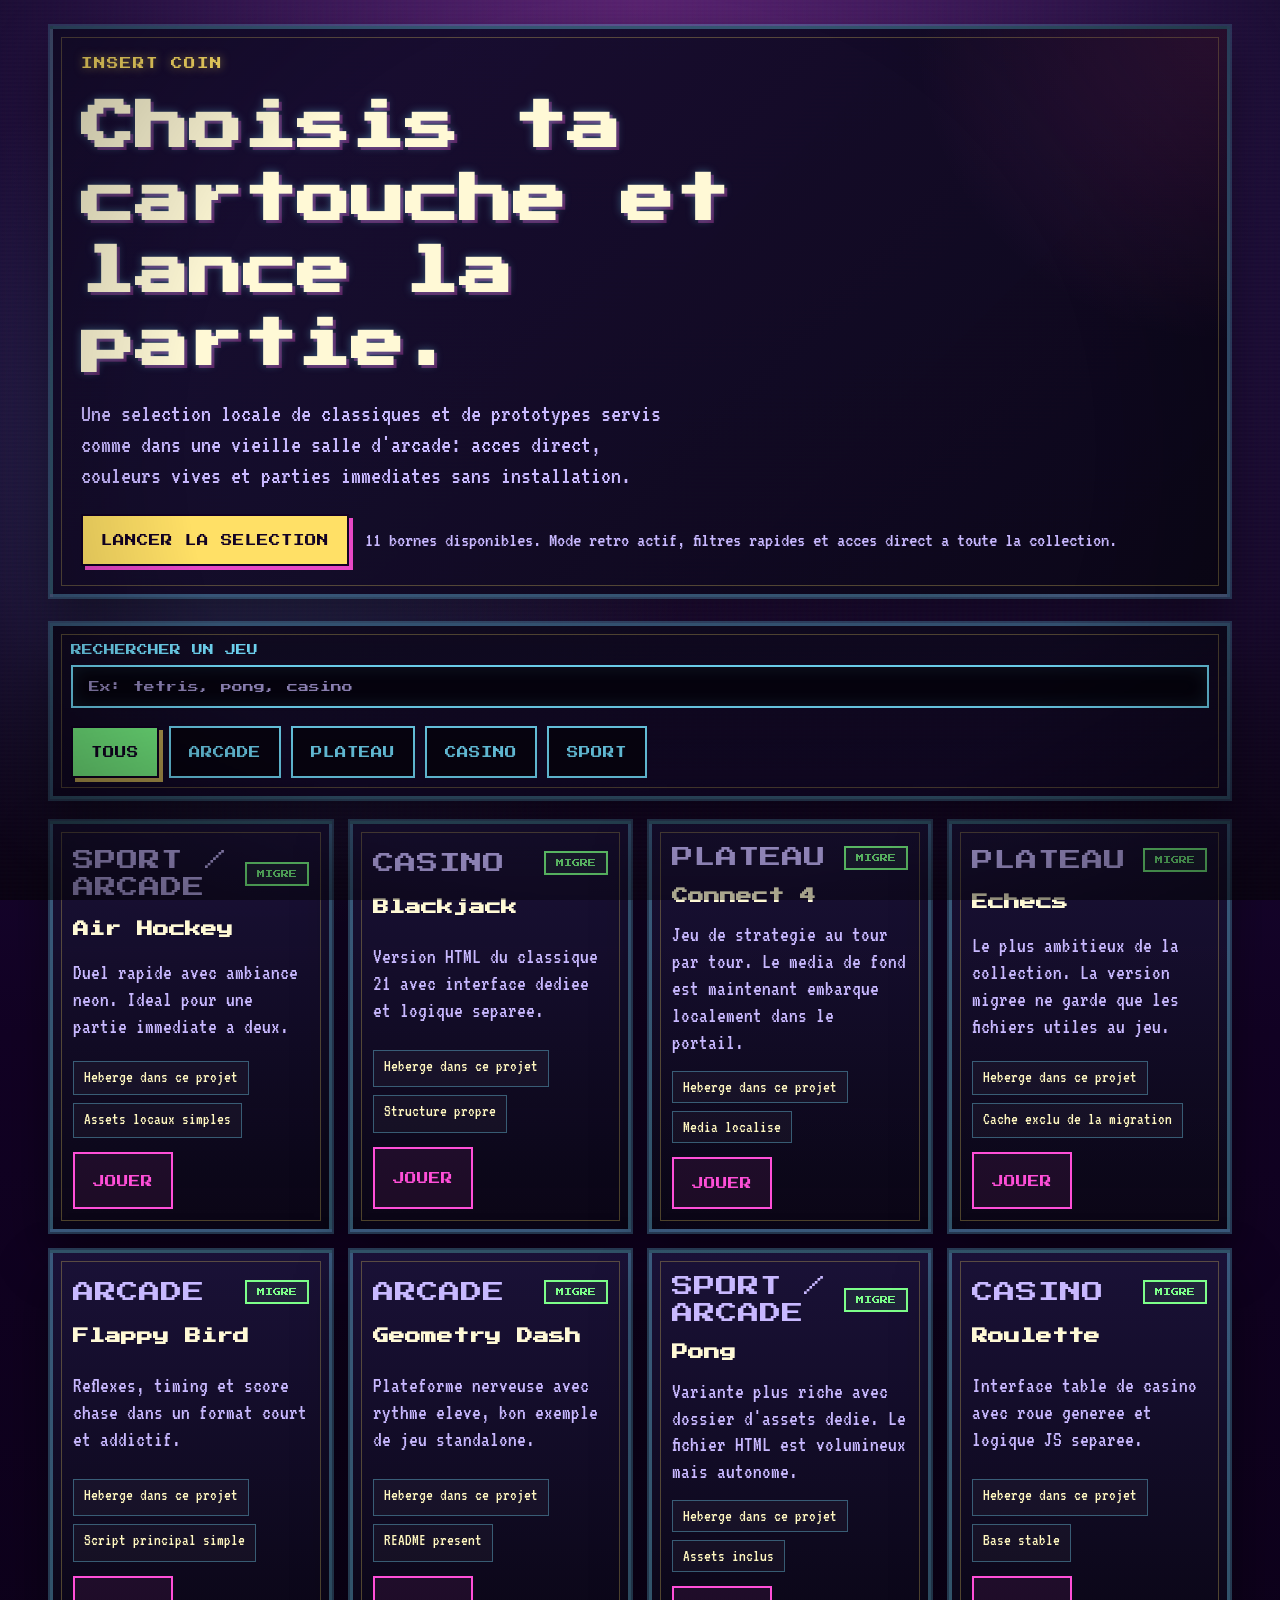
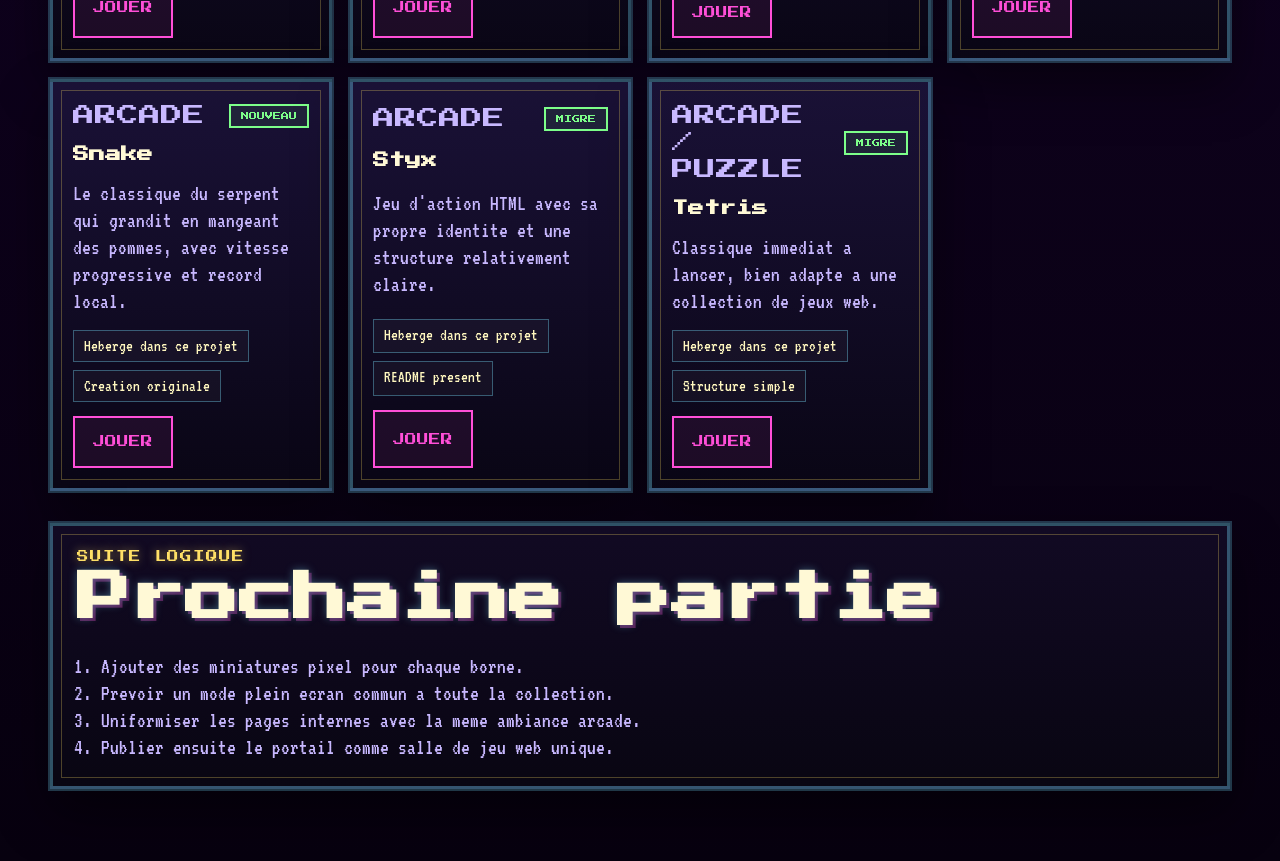
<file: index.html>
<!DOCTYPE html>
<html lang="fr">
  <head>
    <meta charset="UTF-8" />
    <meta name="viewport" content="width=device-width, initial-scale=1.0" />
    <title>Portail Retro Arcade</title>
    <meta
      name="description"
      content="Une borne retro pour parcourir et lancer les jeux HTML du projet."
    />
    <link rel="preconnect" href="https://fonts.googleapis.com" />
    <link rel="preconnect" href="https://fonts.gstatic.com" crossorigin />
    <link
      href="https://fonts.googleapis.com/css2?family=Press+Start+2P&family=VT323&display=swap"
      rel="stylesheet"
    />
    <link rel="stylesheet" href="styles.css" />
    <script src="script.js" defer></script>
  </head>
  <body>
    <div class="page-shell">
      <header class="hero">
        <p class="eyebrow">Insert Coin</p>
        <div class="hero-copy">
          <h1>Choisis ta cartouche et lance la partie.</h1>
          <p class="hero-text">
            Une selection locale de classiques et de prototypes servis comme
            dans une vieille salle d'arcade: acces direct, couleurs vives et
            parties immediates sans installation.
          </p>
        </div>
        <div class="hero-actions">
          <a class="primary-action" href="#games">Lancer la selection</a>
          <p class="hero-note">
            11 bornes disponibles. Mode retro actif, filtres rapides et acces
            direct a toute la collection.
          </p>
        </div>
      </header>

      <main>
        <section class="toolbar" aria-label="Filtres">
          <label class="search">
            <span>Rechercher un jeu</span>
            <input
              id="searchInput"
              type="search"
              placeholder="Ex: tetris, pong, casino"
            />
          </label>
          <div class="filter-group" role="group" aria-label="Categories">
            <button class="chip is-active" data-filter="all" type="button">
              Tous
            </button>
            <button class="chip" data-filter="arcade" type="button">
              Arcade
            </button>
            <button class="chip" data-filter="plateau" type="button">
              Plateau
            </button>
            <button class="chip" data-filter="casino" type="button">
              Casino
            </button>
            <button class="chip" data-filter="sport" type="button">
              Sport
            </button>
          </div>
        </section>

        <section id="games" class="games-grid" aria-live="polite">
          <article
            class="game-card"
            data-category="sport arcade"
            data-search="air hockey sport arcade duel palets"
          >
            <div class="card-top">
              <p class="game-kicker">Sport / Arcade</p>
              <span class="status-pill migrated">Migre</span>
            </div>
            <h2>Air Hockey</h2>
            <p>
              Duel rapide avec ambiance neon. Ideal pour une partie immediate a
              deux.
            </p>
            <ul class="meta-list">
              <li>Heberge dans ce projet</li>
              <li>Assets locaux simples</li>
            </ul>
            <a class="play-link" href="./games/air-hockey/index.html">Jouer</a>
          </article>

          <article
            class="game-card"
            data-category="casino"
            data-search="blackjack casino cartes 21"
          >
            <div class="card-top">
              <p class="game-kicker">Casino</p>
              <span class="status-pill migrated">Migre</span>
            </div>
            <h2>Blackjack</h2>
            <p>
              Version HTML du classique 21 avec interface dediee et logique
              separee.
            </p>
            <ul class="meta-list">
              <li>Heberge dans ce projet</li>
              <li>Structure propre</li>
            </ul>
            <a class="play-link" href="./games/blackjack/index.html">Jouer</a>
          </article>

          <article
            class="game-card"
            data-category="plateau"
            data-search="connect 4 puissance 4 plateau strategie"
          >
            <div class="card-top">
              <p class="game-kicker">Plateau</p>
              <span class="status-pill migrated">Migre</span>
            </div>
            <h2>Connect 4</h2>
            <p>
              Jeu de strategie au tour par tour. Le media de fond est maintenant
              embarque localement dans le portail.
            </p>
            <ul class="meta-list">
              <li>Heberge dans ce projet</li>
              <li>Media localise</li>
            </ul>
            <a class="play-link" href="./games/connect-4/index.html">Jouer</a>
          </article>

          <article
            class="game-card"
            data-category="plateau"
            data-search="echecs chess strategie plateau"
          >
            <div class="card-top">
              <p class="game-kicker">Plateau</p>
              <span class="status-pill migrated">Migre</span>
            </div>
            <h2>Echecs</h2>
            <p>
              Le plus ambitieux de la collection. La version migree ne garde
              que les fichiers utiles au jeu.
            </p>
            <ul class="meta-list">
              <li>Heberge dans ce projet</li>
              <li>Cache exclu de la migration</li>
            </ul>
            <a class="play-link" href="./games/echecs/index.html">Jouer</a>
          </article>

          <article
            class="game-card"
            data-category="arcade"
            data-search="flappy bird arcade reflexe score"
          >
            <div class="card-top">
              <p class="game-kicker">Arcade</p>
              <span class="status-pill migrated">Migre</span>
            </div>
            <h2>Flappy Bird</h2>
            <p>
              Reflexes, timing et score chase dans un format court et addictif.
            </p>
            <ul class="meta-list">
              <li>Heberge dans ce projet</li>
              <li>Script principal simple</li>
            </ul>
            <a class="play-link" href="./games/flappy-bird/index.html">Jouer</a>
          </article>

          <article
            class="game-card"
            data-category="arcade"
            data-search="geometry dash arcade plateforme rythme"
          >
            <div class="card-top">
              <p class="game-kicker">Arcade</p>
              <span class="status-pill migrated">Migre</span>
            </div>
            <h2>Geometry Dash</h2>
            <p>
              Plateforme nerveuse avec rythme eleve, bon exemple de jeu
              standalone.
            </p>
            <ul class="meta-list">
              <li>Heberge dans ce projet</li>
              <li>README present</li>
            </ul>
            <a class="play-link" href="./games/geometry-dash/index.html">Jouer</a>
          </article>

          <article
            class="game-card"
            data-category="sport arcade"
            data-search="pong arcade sport classique"
          >
            <div class="card-top">
              <p class="game-kicker">Sport / Arcade</p>
              <span class="status-pill migrated">Migre</span>
            </div>
            <h2>Pong</h2>
            <p>
              Variante plus riche avec dossier d'assets dedie. Le fichier HTML
              est volumineux mais autonome.
            </p>
            <ul class="meta-list">
              <li>Heberge dans ce projet</li>
              <li>Assets inclus</li>
            </ul>
            <a class="play-link" href="./games/pong/index.html">Jouer</a>
          </article>

          <article
            class="game-card"
            data-category="casino"
            data-search="roulette casino hasard table"
          >
            <div class="card-top">
              <p class="game-kicker">Casino</p>
              <span class="status-pill migrated">Migre</span>
            </div>
            <h2>Roulette</h2>
            <p>
              Interface table de casino avec roue generee et logique JS
              separee.
            </p>
            <ul class="meta-list">
              <li>Heberge dans ce projet</li>
              <li>Base stable</li>
            </ul>
            <a class="play-link" href="./games/roulette/index.html">Jouer</a>
          </article>

          <article
            class="game-card"
            data-category="arcade"
            data-search="snake serpent arcade pommes apple reflexe score"
          >
            <div class="card-top">
              <p class="game-kicker">Arcade</p>
              <span class="status-pill migrated">Nouveau</span>
            </div>
            <h2>Snake</h2>
            <p>
              Le classique du serpent qui grandit en mangeant des pommes, avec
              vitesse progressive et record local.
            </p>
            <ul class="meta-list">
              <li>Heberge dans ce projet</li>
              <li>Creation originale</li>
            </ul>
            <a class="play-link" href="./games/snake/index.html">Jouer</a>
          </article>

          <article
            class="game-card"
            data-category="arcade"
            data-search="styx arcade action"
          >
            <div class="card-top">
              <p class="game-kicker">Arcade</p>
              <span class="status-pill migrated">Migre</span>
            </div>
            <h2>Styx</h2>
            <p>
              Jeu d'action HTML avec sa propre identite et une structure
              relativement claire.
            </p>
            <ul class="meta-list">
              <li>Heberge dans ce projet</li>
              <li>README present</li>
            </ul>
            <a class="play-link" href="./games/styx/index.html">Jouer</a>
          </article>

          <article
            class="game-card"
            data-category="arcade"
            data-search="tetris arcade puzzle reflexion"
          >
            <div class="card-top">
              <p class="game-kicker">Arcade / Puzzle</p>
              <span class="status-pill migrated">Migre</span>
            </div>
            <h2>Tetris</h2>
            <p>
              Classique immediat a lancer, bien adapte a une collection de jeux
              web.
            </p>
            <ul class="meta-list">
              <li>Heberge dans ce projet</li>
              <li>Structure simple</li>
            </ul>
            <a class="play-link" href="./games/tetris/index.html">Jouer</a>
          </article>
        </section>

        <section class="roadmap">
          <div>
            <p class="eyebrow">Suite logique</p>
            <h2>Prochaine partie</h2>
          </div>
          <ol>
            <li>Ajouter des miniatures pixel pour chaque borne.</li>
            <li>Prevoir un mode plein ecran commun a toute la collection.</li>
            <li>Uniformiser les pages internes avec la meme ambiance arcade.</li>
            <li>Publier ensuite le portail comme salle de jeu web unique.</li>
          </ol>
        </section>
      </main>
    </div>
  </body>
</html>
</file>
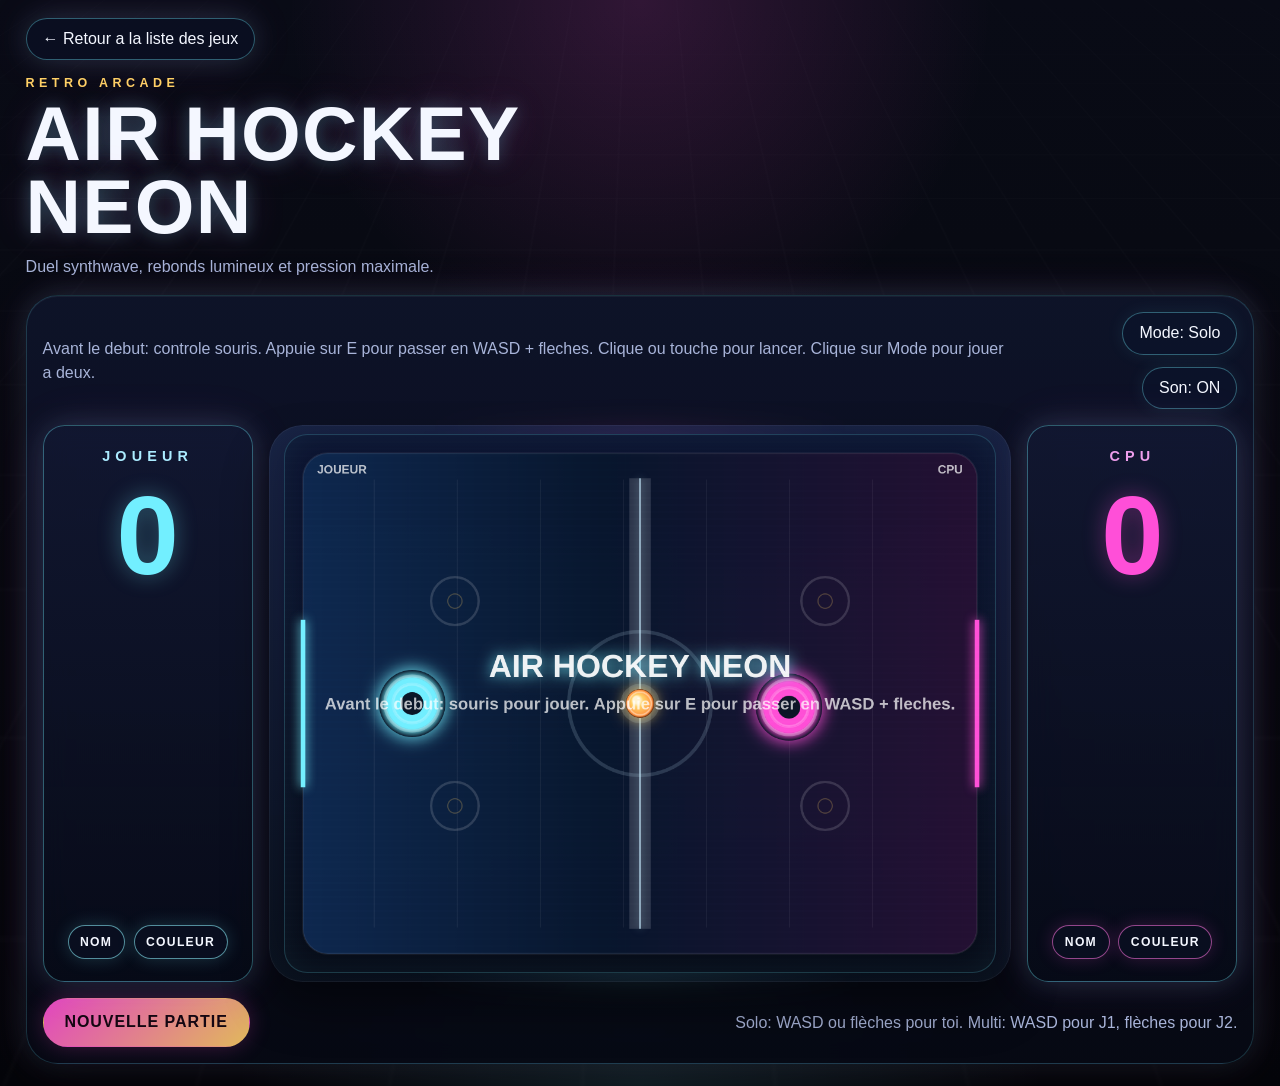
<file: games/air-hockey/index.html>
<!doctype html>
<html lang="fr">
  <head>
    <meta charset="UTF-8" />
    <meta name="viewport" content="width=device-width, initial-scale=1.0" />
    <title>Air Hockey Neon</title>
    <link rel="stylesheet" href="style.css" />
  </head>
  <body>
    <div class="app-shell">
      <div class="backdrop-grid" aria-hidden="true"></div>
      <nav class="portal-topbar" aria-label="Navigation du portail">
        <a class="portal-return-link" href="../../index.html">← Retour a la liste des jeux</a>
      </nav>

      <header class="topbar">
        <div class="brand-block">
          <span class="eyebrow">Retro Arcade</span>
          <h1>Air Hockey Neon</h1>
          <p class="tagline">Duel synthwave, rebonds lumineux et pression maximale.</p>
        </div>
      </header>

      <main class="game-panel">
        <div class="status-row">
          <p id="status-text">Clique ou touche l’arène pour lancer le face-off horizontal.</p>
          <div class="status-actions">
            <button id="mode-toggle" class="ghost-button" type="button" aria-pressed="false">
              Mode: Solo
            </button>
            <button id="sound-toggle" class="ghost-button" type="button" aria-pressed="false">
              Son: ON
            </button>
          </div>
        </div>

        <div class="play-stage">
          <aside class="scoreboard scoreboard-side scoreboard-side-left" aria-label="Score joueur">
            <span id="left-label" class="score-label">JOUEUR</span>
            <strong id="player-score">0</strong>
            <div class="scoreboard-actions">
              <button id="player-name-button" class="scoreboard-button" type="button">Nom</button>
              <button id="player-color-button" class="scoreboard-button" type="button">Couleur</button>
              <input id="player-color-input" class="scoreboard-color-input" type="color" value="#72efff" />
            </div>
          </aside>

          <div class="arena-frame">
            <div class="arena-glow" aria-hidden="true"></div>
            <canvas
              id="game"
              width="1200"
              height="900"
              aria-label="Jeu de air hockey rétro horizontal"
            ></canvas>
            <div class="scanlines" aria-hidden="true"></div>
          </div>

          <aside class="scoreboard scoreboard-side scoreboard-side-right" aria-label="Score adverse">
            <span id="right-label" class="score-label">CPU</span>
            <strong id="cpu-score">0</strong>
            <div class="scoreboard-actions">
              <button id="cpu-name-button" class="scoreboard-button" type="button">Nom</button>
              <button id="cpu-color-button" class="scoreboard-button" type="button">Couleur</button>
              <input id="cpu-color-input" class="scoreboard-color-input" type="color" value="#ff4fd8" />
            </div>
          </aside>
        </div>

        <div class="controls-row">
          <button id="start-button" class="primary-button" type="button">Nouvelle partie</button>
          <p>
            Solo: WASD ou flèches pour toi. Multi: WASD pour J1, flèches pour J2.
          </p>
        </div>
      </main>
    </div>

    <script src="script.js"></script>
  </body>
</html>
</file>
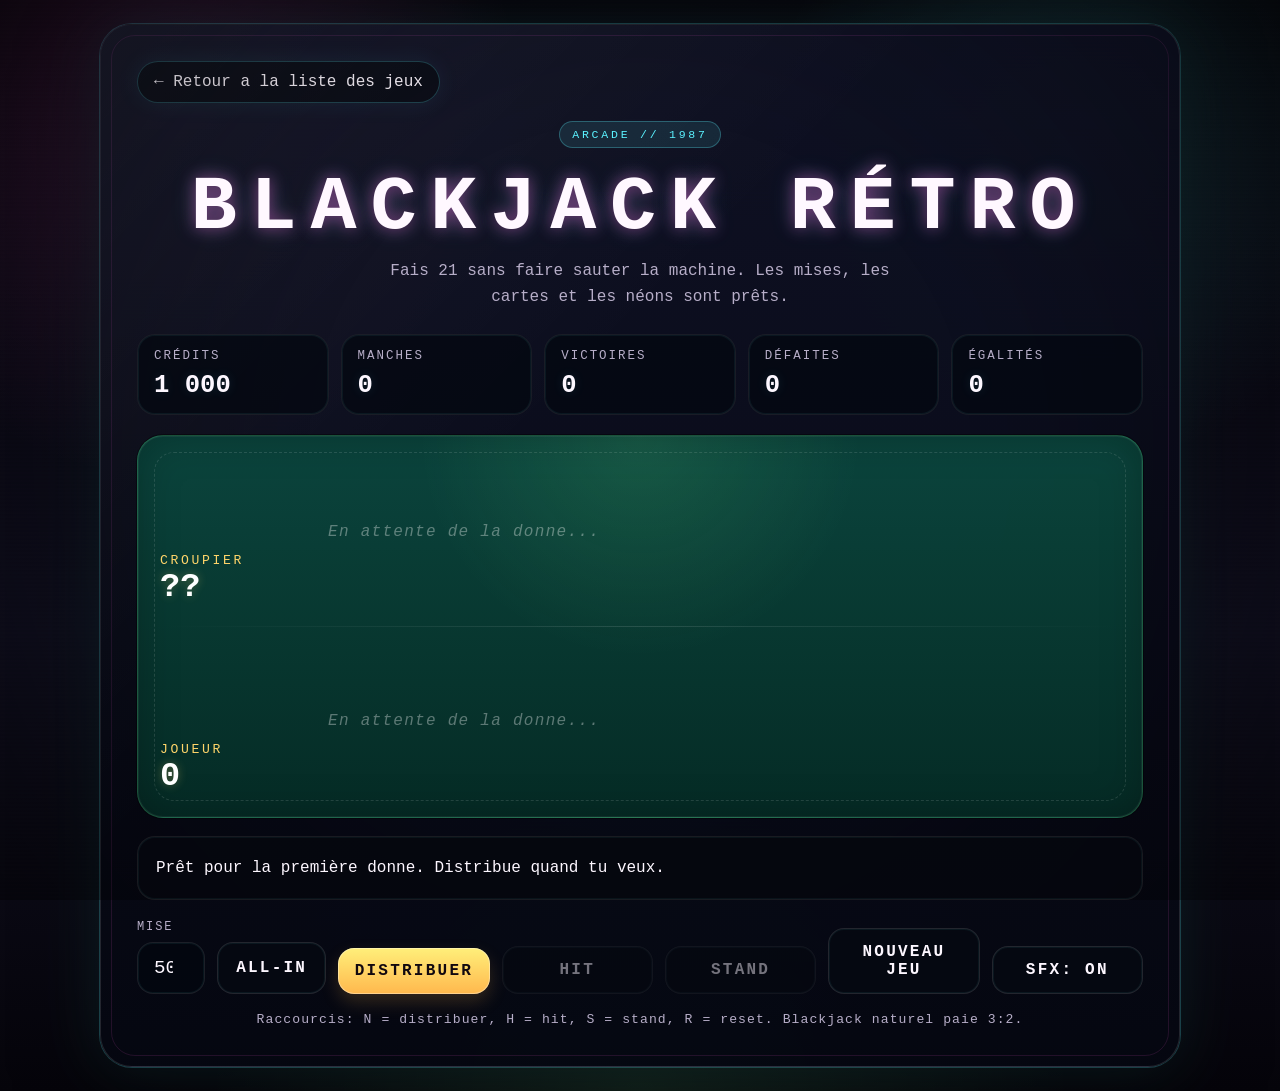
<file: games/blackjack/index.html>
<!doctype html>
<html lang="fr">
  <head>
    <meta charset="utf-8" />
    <meta name="viewport" content="width=device-width, initial-scale=1" />
    <meta name="theme-color" content="#0b0f1f" />
    <title>Blackjack Rétro</title>
    <link rel="stylesheet" href="styles.css" />
    <script src="game.js" defer></script>
  </head>
  <body>
    <main class="scene">
      <section class="cabinet" aria-label="Jeu de blackjack rétro">
        <nav class="portal-topbar" aria-label="Navigation du portail">
          <a class="portal-return-link" href="../../index.html">← Retour a la liste des jeux</a>
        </nav>
        <header class="hero">
          <div class="hero__badge">ARCADE // 1987</div>
          <h1>Blackjack Rétro</h1>
          <p>
            Fais 21 sans faire sauter la machine. Les mises, les cartes et les
            néons sont prêts.
          </p>
        </header>

        <section class="hud" aria-label="Statistiques">
          <article class="stat">
            <span>Crédits</span>
            <strong id="bankroll">1 000</strong>
          </article>
          <article class="stat">
            <span>Manches</span>
            <strong id="rounds">0</strong>
          </article>
          <article class="stat">
            <span>Victoires</span>
            <strong id="wins">0</strong>
          </article>
          <article class="stat">
            <span>Défaites</span>
            <strong id="losses">0</strong>
          </article>
          <article class="stat">
            <span>Égalités</span>
            <strong id="pushes">0</strong>
          </article>
        </section>

        <section class="table" aria-label="Table de jeu">
          <div class="board-row board-row--dealer">
            <div class="board-row__meta">
              <p class="section-label">Croupier</p>
              <div class="total" id="dealer-total">??</div>
            </div>
            <div class="hand" id="dealer-hand" aria-live="polite"></div>
          </div>

          <div class="table__divider" aria-hidden="true"></div>

          <div class="board-row board-row--player">
            <div class="board-row__meta">
              <p class="section-label">Joueur</p>
              <div class="total" id="player-total">0</div>
            </div>
            <div class="hand" id="player-hand" aria-live="polite"></div>
          </div>
        </section>

        <div id="message" class="message" aria-live="polite">
          Prêt pour la première donne.
        </div>

        <section class="controls" aria-label="Contrôles">
          <label class="bet">
            <span>Mise</span>
            <div class="bet__row">
              <input
                id="bet-input"
                type="number"
                min="10"
                step="1"
                value="50"
                inputmode="numeric"
              />
              <button id="allin-btn" class="ghost bet__allin" type="button">
                All-in
              </button>
            </div>
          </label>
          <button id="deal-btn" type="button">Distribuer</button>
          <button id="hit-btn" class="ghost" type="button" disabled>
            Hit
          </button>
          <button id="stand-btn" class="ghost" type="button" disabled>
            Stand
          </button>
          <button id="reset-btn" class="ghost" type="button">Nouveau jeu</button>
          <button id="sfx-btn" class="ghost" type="button" aria-pressed="true">
            SFX: ON
          </button>
        </section>

        <footer class="footer">
          Raccourcis: N = distribuer, H = hit, S = stand, R = reset.
          Blackjack naturel paie 3:2.
        </footer>
      </section>
    </main>
  </body>
</html>
</file>
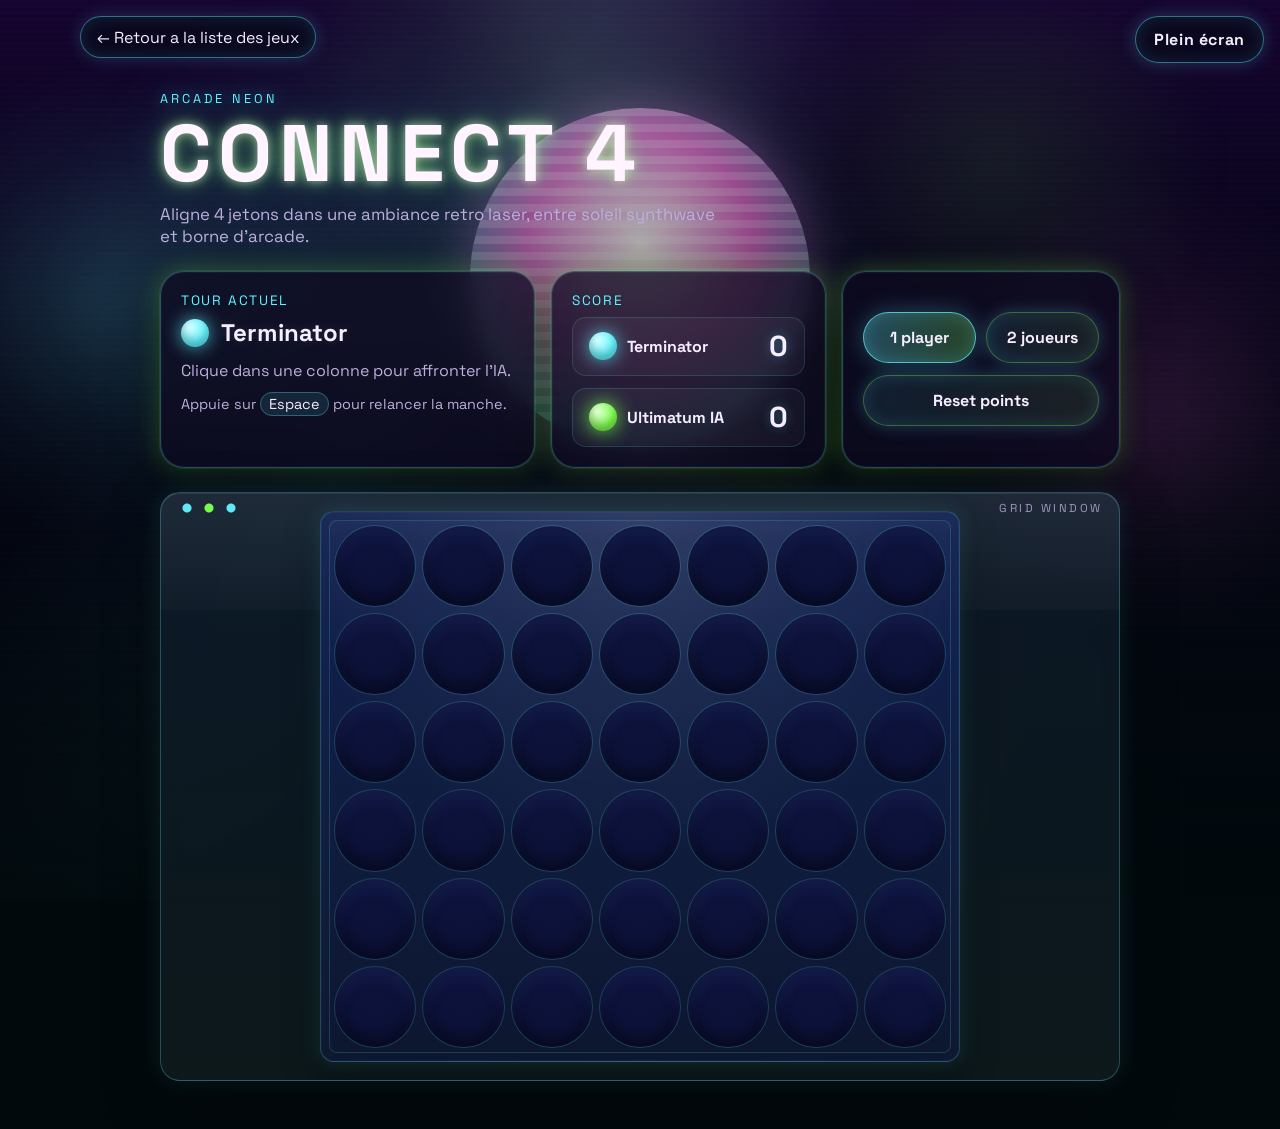
<file: games/connect-4/index.html>
<!DOCTYPE html>
<html lang="fr">
<head>
  <meta charset="UTF-8">
  <meta name="viewport" content="width=device-width, initial-scale=1.0">
  <title>Connect 4</title>
  <link rel="preconnect" href="https://fonts.googleapis.com">
  <link rel="preconnect" href="https://fonts.gstatic.com" crossorigin>
  <link href="https://fonts.googleapis.com/css2?family=Space+Grotesk:wght@400;500;700&display=swap" rel="stylesheet">
  <link rel="stylesheet" href="styles.css">
</head>
<body>
  <div class="ambient-video-backdrop" aria-hidden="true">
    <div class="ambient-orb ambient-orb-left"></div>
    <div class="ambient-orb ambient-orb-right"></div>
    <div class="ambient-sun"></div>
    <div class="ambient-grid"></div>
    <div class="ambient-beams"></div>
    <div class="ambient-scanlines"></div>
  </div>

  <nav class="portal-topbar" aria-label="Navigation du portail">
    <a class="portal-return-link" href="../../index.html">← Retour a la liste des jeux</a>
  </nav>
  <button id="fullscreen-button" class="fullscreen-button" type="button">Plein écran</button>

  <main class="app">
    <section class="hero">
      <p class="eyebrow">Arcade Neon</p>
      <h1>Connect 4</h1>
      <p class="subtitle">
        Aligne 4 jetons dans une ambiance retro laser, entre soleil synthwave et borne d'arcade.
      </p>
    </section>

    <section class="panel">
      <div class="status-card">
        <p class="label">Tour actuel</p>
        <div class="player-indicator">
          <span id="current-token" class="token token-red"></span>
          <span id="current-player">Terminator</span>
        </div>
        <p id="status-message" class="status-message">Clique dans une colonne pour commencer.</p>
        <p class="status-hint">Appuie sur <kbd>Espace</kbd> pour relancer la manche.</p>
      </div>

      <div class="scoreboard-card">
        <p class="label">Score</p>
        <div class="scoreboard">
          <div id="score-item-red" class="score-item">
            <div class="score-player">
              <span class="token token-red"></span>
              <span id="score-label-red">Terminator</span>
            </div>
            <strong id="score-red" class="score-value">0</strong>
          </div>
          <div id="score-item-yellow" class="score-item">
            <div class="score-player">
              <span class="token token-yellow"></span>
              <span id="score-label-yellow">Ultimatum</span>
            </div>
            <strong id="score-yellow" class="score-value">0</strong>
          </div>
        </div>
      </div>

      <div class="controls">
        <div class="control-stack">
          <div class="mode-switch" aria-label="Mode de jeu">
            <button id="single-player-button" class="reset-button mode-button" type="button">1 player</button>
            <button id="two-player-button" class="reset-button mode-button secondary-button" type="button">2 joueurs</button>
          </div>
          <button id="reset-score-button" class="reset-button secondary-button" type="button">Reset points</button>
        </div>
      </div>
    </section>

    <section class="board-section">
      <div id="board" class="board" aria-label="Grille de Connect 4" role="grid"></div>
    </section>
  </main>

  <script src="script.js"></script>
</body>
</html>
</file>
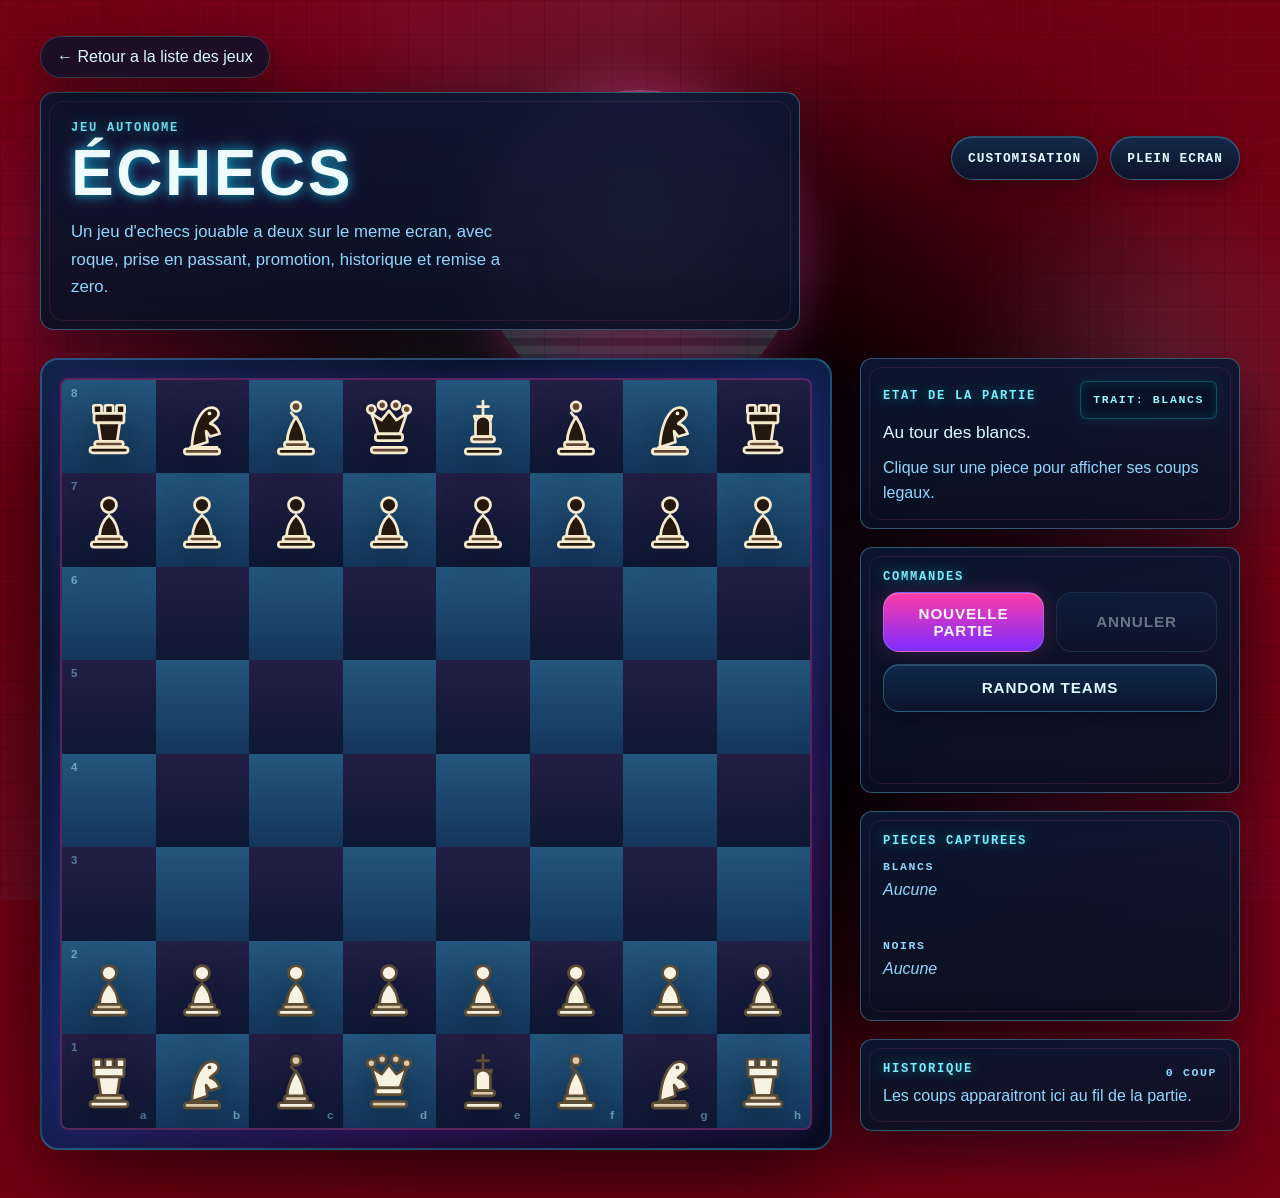
<file: games/echecs/index.html>
<!DOCTYPE html>
<html lang="fr">
  <head>
    <meta charset="UTF-8" />
    <meta name="viewport" content="width=device-width, initial-scale=1.0" />
    <title>Échecs</title>
    <link rel="stylesheet" href="styles.css" />
  </head>
  <body>
    <div class="app-background-ambient" aria-hidden="true">
      <div class="ambient-orb ambient-orb-left"></div>
      <div class="ambient-orb ambient-orb-right"></div>
      <div class="ambient-sun"></div>
      <div class="ambient-grid-plane"></div>
      <div class="ambient-beams"></div>
    </div>

    <main class="app-shell">
      <nav class="portal-topbar" aria-label="Navigation du portail">
        <a class="portal-return-link" href="../../index.html">← Retour a la liste des jeux</a>
      </nav>
      <div class="top-bar">
        <section class="hero-card">
          <p class="eyebrow">Jeu autonome</p>
          <h1>Échecs</h1>
          <p class="hero-copy">
            Un jeu d'echecs jouable a deux sur le meme ecran, avec roque, prise en
            passant, promotion, historique et remise a zero.
          </p>
        </section>

        <div class="top-actions">
          <div class="top-action-row">
            <button id="customizationButton" class="top-action-button" type="button">
              Customisation
            </button>
            <button id="fullscreenButton" class="top-action-button fullscreen-button" type="button">
              Plein ecran
            </button>
          </div>

          <section id="customizationPanel" class="customization-panel" hidden>
            <div class="customization-panel-head">
              <div>
                <p class="panel-label">Customisation</p>
                <h2 class="customization-title">Fond d'ecran et plateau</h2>
              </div>
              <button id="closeCustomizationButton" class="overlay-close-button" type="button">
                Fermer
              </button>
            </div>

            <div class="customization-section">
              <div class="customization-section-head">
                <p class="panel-label">Choisis une ambiance</p>
              </div>
              <div id="backgroundThemeList" class="customization-grid"></div>
            </div>

            <div class="customization-section">
              <div class="customization-section-head">
                <p class="panel-label">Plateau</p>
              </div>
              <div id="boardThemeList" class="customization-grid"></div>
            </div>
          </section>
        </div>
      </div>

      <section class="game-layout">
        <div class="board-panel">
          <div class="board-frame">
            <div id="board" class="board" aria-label="Plateau d'echecs"></div>
          </div>
        </div>

        <aside class="side-panel">
          <section class="status-card">
            <div class="status-head">
              <p class="panel-label">Etat de la partie</p>
              <div id="turnBadge" class="turn-badge"></div>
            </div>
            <p id="statusText" class="status-text"></p>
            <p id="selectionText" class="selection-text"></p>
          </section>

          <div class="control-stack">
            <section class="control-card">
              <p class="panel-label">Commandes</p>
              <div class="button-row">
                <button id="newGameButton" class="action-button primary" type="button">
                  Nouvelle partie
                </button>
                <button id="undoButton" class="action-button" type="button">
                  Annuler
                </button>
              </div>
              <button id="randomTeamsButton" class="action-button wide" type="button">
                Random teams
              </button>
            </section>

            <section id="newGameMenu" class="new-game-menu-card" hidden>
              <div class="new-game-menu-head">
                <p class="panel-label">Nouvelle partie</p>
                <button id="closeNewGameMenuButton" class="overlay-close-button" type="button">
                  Fermer
                </button>
              </div>
              <div class="new-game-choice-grid">
                <button id="startSingleplayerButton" class="mode-choice-card" type="button">
                  <span class="mode-choice-title">Singleplayer</span>
                  <span class="mode-choice-copy">Ouvre la liste des 8 IA et leurs niveaux.</span>
                </button>
                <button id="openMultiplayerButton" class="mode-choice-card" type="button">
                  <span class="mode-choice-title">Multiplayer</span>
                  <span class="mode-choice-copy">Lance le jeu local a deux sans IA.</span>
                </button>
              </div>
            </section>
          </div>

          <section class="capture-card">
            <p class="panel-label">Pieces capturees</p>
            <div class="capture-group">
              <span class="capture-title">Blancs</span>
              <div id="capturedByWhite" class="capture-strip"></div>
            </div>
            <div class="capture-group">
              <span class="capture-title">Noirs</span>
              <div id="capturedByBlack" class="capture-strip"></div>
            </div>
          </section>

          <section class="history-card">
            <div class="history-head">
              <p class="panel-label">Historique</p>
              <span id="moveCount" class="move-count"></span>
            </div>
            <div id="moveHistory" class="move-history"></div>
          </section>

          <section id="aiMenuPanel" class="ai-menu-panel" hidden>
            <div class="ai-menu-head">
              <div>
                <p class="panel-label">Selection IA</p>
                <h2 class="ai-menu-title">Choisis un niveau</h2>
              </div>
              <button id="closeAiMenuButton" class="overlay-close-button" type="button">
                Retour
              </button>
            </div>
            <div id="aiDifficultyList" class="ai-difficulty-list"></div>
          </section>
        </aside>
      </section>
    </main>

    <div id="promotionDialog" class="promotion-dialog" hidden>
      <div class="promotion-card" role="dialog" aria-modal="true" aria-labelledby="promotionTitle">
        <p class="panel-label">Promotion</p>
        <h2 id="promotionTitle">Choisis une piece</h2>
        <div class="promotion-grid">
          <button class="promotion-option" type="button" data-piece="q">
            <span class="promotion-token">Q</span>
            <span class="promotion-label">Reine</span>
          </button>
          <button class="promotion-option" type="button" data-piece="r">
            <span class="promotion-token">R</span>
            <span class="promotion-label">Tour</span>
          </button>
          <button class="promotion-option" type="button" data-piece="b">
            <span class="promotion-token">B</span>
            <span class="promotion-label">Fou</span>
          </button>
          <button class="promotion-option" type="button" data-piece="n">
            <span class="promotion-token">N</span>
            <span class="promotion-label">Cavalier</span>
          </button>
        </div>
        <button id="cancelPromotionButton" class="action-button wide" type="button">
          Revenir au plateau
        </button>
      </div>
    </div>

    <div id="endgameDialog" class="endgame-dialog" hidden>
      <div class="endgame-bubble" role="dialog" aria-modal="true" aria-labelledby="endgameTitle">
        <p class="panel-label">Fin de partie</p>
        <h2 id="endgameTitle"></h2>
      </div>
    </div>

    <script src="script.js" defer></script>
  </body>
</html>
</file>
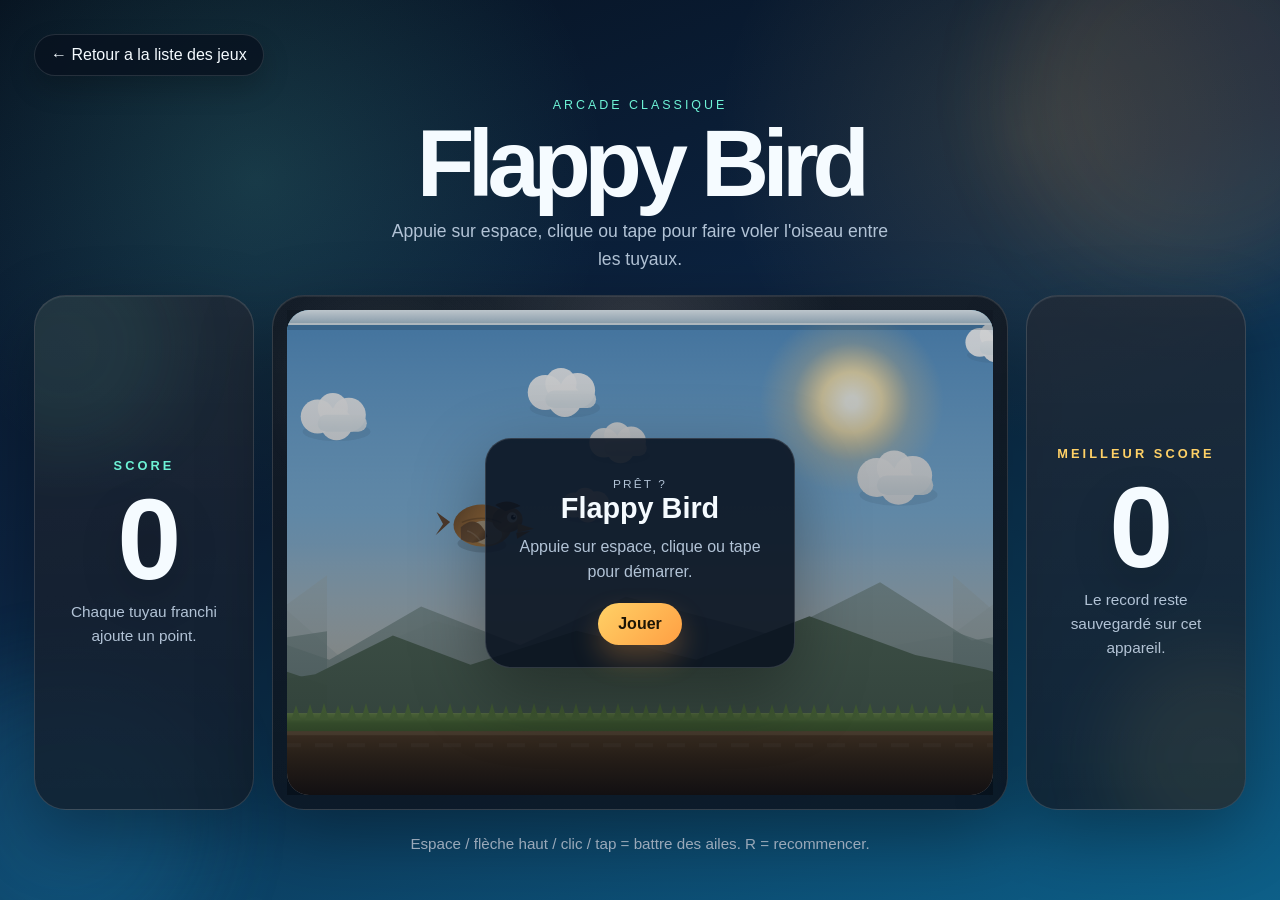
<file: games/flappy-bird/index.html>
<!doctype html>
<html lang="fr">
  <head>
    <meta charset="UTF-8" />
    <meta name="viewport" content="width=device-width, initial-scale=1.0" />
    <title>Flappy Bird</title>
    <meta
      name="description"
      content="Un petit Flappy Bird jouable dans le navigateur, avec score et restart."
    />
    <link rel="stylesheet" href="styles.css" />
  </head>
  <body>
    <div class="page">
      <nav class="portal-topbar" aria-label="Navigation du portail">
        <a class="portal-return-link" href="../../index.html">← Retour a la liste des jeux</a>
      </nav>
      <header class="hero">
        <p class="eyebrow">Arcade classique</p>
        <h1>Flappy Bird</h1>
        <p class="subtitle">
          Appuie sur espace, clique ou tape pour faire voler l'oiseau entre les tuyaux.
        </p>
      </header>

      <section class="arena" aria-label="Jeu Flappy Bird et tableau de scores">
        <aside class="hud-panel hud-panel--score" aria-live="polite">
          <p class="hud-label">Score</p>
          <strong id="score" class="hud-value">0</strong>
          <p class="hud-note">Chaque tuyau franchi ajoute un point.</p>
        </aside>

        <section class="game-shell" aria-label="Jeu Flappy Bird">
          <canvas id="game" aria-label="Flappy Bird"></canvas>

          <div class="overlay is-visible" id="overlay">
            <div class="overlay-card">
              <p class="overlay-kicker" id="overlay-kicker">Prêt ?</p>
              <h2 id="overlay-title">Flappy Bird</h2>
              <p id="overlay-text">
                Appuie sur espace, clique ou tape pour démarrer.
              </p>
              <button id="play-button" type="button">Jouer</button>
            </div>
          </div>
        </section>

        <aside class="hud-panel hud-panel--best" aria-live="polite">
          <p class="hud-label">Meilleur score</p>
          <strong id="best" class="hud-value">0</strong>
          <p class="hud-note">Le record reste sauvegardé sur cet appareil.</p>
        </aside>
      </section>

      <p class="controls">
        Espace / flèche haut / clic / tap = battre des ailes. R = recommencer.
      </p>
    </div>

    <script src="main.js"></script>
  </body>
</html>
</file>
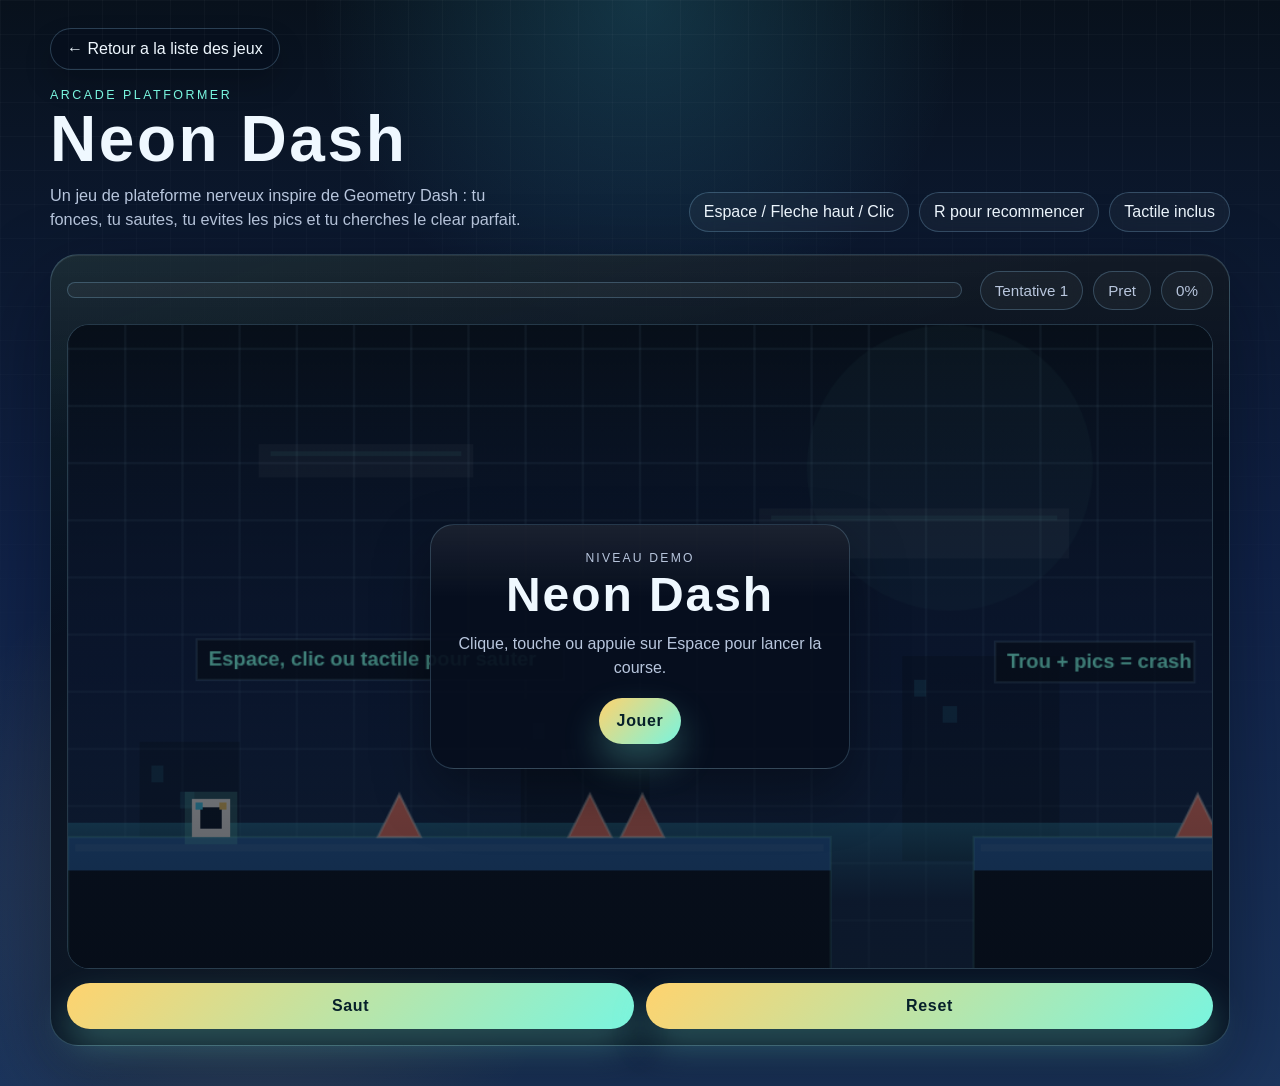
<file: games/geometry-dash/index.html>
<!DOCTYPE html>
<html lang="fr">
  <head>
    <meta charset="UTF-8" />
    <meta name="viewport" content="width=device-width, initial-scale=1.0" />
    <title>Neon Dash Platformer</title>
    <link rel="stylesheet" href="./styles.css" />
  </head>
  <body>
    <div class="shell">
      <nav class="portal-topbar" aria-label="Navigation du portail">
        <a class="portal-return-link" href="../../index.html">← Retour a la liste des jeux</a>
      </nav>
      <header class="hero">
        <div class="hero-copy">
          <p class="eyebrow">Arcade platformer</p>
          <h1>Neon Dash</h1>
          <p class="lede">
            Un jeu de plateforme nerveux inspire de Geometry Dash : tu fonces,
            tu sautes, tu evites les pics et tu cherches le clear parfait.
          </p>
        </div>
        <div class="hero-badges">
          <span>Espace / Fleche haut / Clic</span>
          <span>R pour recommencer</span>
          <span>Tactile inclus</span>
        </div>
      </header>

      <main class="game-shell">
        <div class="hud-bar">
          <div class="progress-track" aria-label="Progression du niveau">
            <div class="progress-fill" id="progressFill"></div>
          </div>
          <div class="hud-stats">
            <span id="attemptLabel">Tentative 1</span>
            <span id="statusLabel">Pret</span>
            <span id="percentLabel">0%</span>
          </div>
        </div>

        <div class="canvas-frame">
          <canvas id="game" width="960" height="540" aria-label="Jeu Neon Dash"></canvas>

          <div class="overlay" id="overlay">
            <div class="overlay-card">
              <p class="overlay-tag" id="overlayTag">Niveau demo</p>
              <h2 id="overlayTitle">Neon Dash</h2>
              <p id="overlayBody">
                Clique, touche ou appuie sur Espace pour lancer la course.
              </p>
              <button type="button" id="overlayButton">Jouer</button>
            </div>
          </div>
        </div>

        <div class="mobile-controls">
          <button type="button" id="jumpButton">Saut</button>
          <button type="button" id="restartButton">Reset</button>
        </div>
      </main>
    </div>

    <script src="./game.js"></script>
  </body>
</html>
</file>
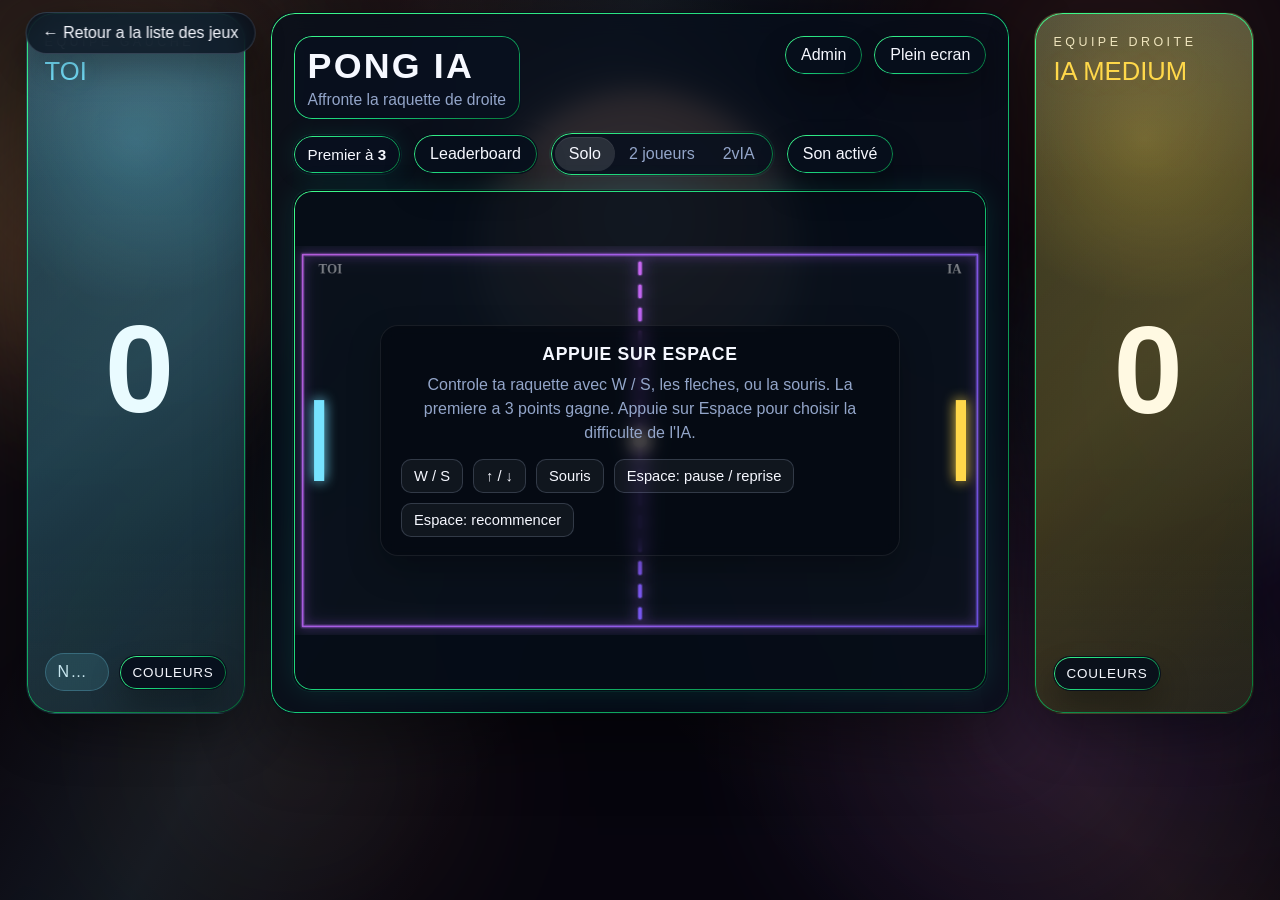
<file: games/pong/index.html>
<!DOCTYPE html>
<html lang="fr">
<head>
  <meta charset="UTF-8">
  <meta name="viewport" content="width=device-width, initial-scale=1.0">
  <title>Pong contre IA</title>
  <style>
    :root {
      color-scheme: dark;
      --bg-top: #08111f;
      --bg-bottom: #02060d;
      --panel: rgba(7, 15, 28, 0.78);
      --line: rgba(199, 217, 255, 0.18);
      --text: #f6f8ff;
      --muted: #93a5c9;
      --player: #76e3ff;
      --ai: #ff9f6e;
      --player-panel-accent: rgba(118, 227, 255, 0.28);
      --player-panel-fill-top: rgba(10, 34, 46, 0.92);
      --player-panel-fill-bottom: rgba(4, 18, 32, 0.9);
      --player-panel-sheen: rgba(118, 227, 255, 0.12);
      --player-soft-text: rgba(198, 244, 255, 0.88);
      --player-score-value: #dffaff;
      --player-tag-border: rgba(118, 227, 255, 0.24);
      --player-tag-bg: rgba(118, 227, 255, 0.12);
      --ai-panel-accent: rgba(255, 159, 110, 0.24);
      --ai-panel-fill-top: rgba(46, 22, 12, 0.92);
      --ai-panel-fill-bottom: rgba(32, 13, 6, 0.9);
      --ai-panel-sheen: rgba(255, 159, 110, 0.12);
      --ai-soft-text: rgba(255, 224, 205, 0.88);
      --ai-score-value: #ffe8da;
      --ai-tag-border: rgba(255, 159, 110, 0.24);
      --ai-tag-bg: rgba(255, 159, 110, 0.12);
      --ball: #fff4c8;
      --glow: rgba(118, 227, 255, 0.25);
      --edge-glow: linear-gradient(135deg, rgba(63, 255, 141, 0.98), rgba(23, 214, 124, 0.94) 52%, rgba(8, 120, 58, 0.98));
    }

    * {
      box-sizing: border-box;
    }

    body {
      margin: 0;
      min-height: 100vh;
      min-height: 100dvh;
      display: flex;
      justify-content: center;
      align-items: flex-start;
      padding: 12px;
      overflow: auto;
      position: relative;
      font-family: "Trebuchet MS", "Segoe UI", sans-serif;
      color: var(--text);
      background: #05030a;
    }

    .portal-topbar {
      position: fixed;
      top: 12px;
      left: 50%;
      transform: translateX(-50%);
      z-index: 3;
      width: min(96vw, 1440px);
      pointer-events: none;
    }

    .portal-return-link {
      display: inline-flex;
      align-items: center;
      min-height: 42px;
      padding: 0 16px;
      border-radius: 999px;
      border: 1px solid rgba(199, 217, 255, 0.18);
      background: rgba(7, 15, 28, 0.78);
      color: var(--text);
      text-decoration: none;
      backdrop-filter: blur(10px);
      box-shadow: 0 14px 32px rgba(0, 0, 0, 0.28);
      pointer-events: auto;
    }

    .portal-return-link:hover,
    .portal-return-link:focus-visible {
      background: rgba(10, 20, 36, 0.9);
      outline: none;
    }

    .background-stage {
      position: fixed;
      inset: 0;
      overflow: hidden;
      pointer-events: none;
      z-index: 0;
      background: #05030a;
    }

    .background-stage::before,
    .background-stage::after {
      content: "";
      position: absolute;
      inset: -16%;
      opacity: 0.75;
      mix-blend-mode: screen;
      filter: blur(26px);
      animation: drift 18s ease-in-out infinite alternate;
    }

    .background-stage::before {
      background:
        radial-gradient(circle at 18% 24%, rgba(255, 188, 104, 0.22), transparent 18%),
        radial-gradient(circle at 78% 18%, rgba(255, 128, 79, 0.16), transparent 20%),
        radial-gradient(circle at 72% 74%, rgba(123, 62, 195, 0.18), transparent 20%);
    }

    .background-stage::after {
      background:
        linear-gradient(180deg, rgba(3, 4, 10, 0.12) 0%, rgba(3, 4, 10, 0.5) 100%),
        conic-gradient(from 180deg at 30% 40%, rgba(0, 0, 0, 0) 0deg, rgba(255, 176, 78, 0.12) 110deg, rgba(0, 0, 0, 0) 220deg),
        radial-gradient(circle at 30% 78%, rgba(255, 146, 74, 0.16), transparent 18%),
        radial-gradient(circle at 84% 58%, rgba(154, 84, 233, 0.16), transparent 22%);
      animation-duration: 24s;
      animation-direction: alternate-reverse;
    }

    .bg-orb,
    .bg-sun,
    .bg-grid,
    .bg-beams,
    .bg-scanlines {
      position: absolute;
    }

    .bg-orb {
      width: 34vw;
      height: 34vw;
      min-width: 260px;
      min-height: 260px;
      border-radius: 50%;
      filter: blur(20px);
      opacity: 0.72;
      animation: driftOrb 16s ease-in-out infinite alternate;
    }

    .bg-orb-left {
      left: -8vw;
      top: 8vh;
      background: radial-gradient(circle, rgba(255, 158, 91, 0.3) 0%, rgba(255, 158, 91, 0.08) 44%, transparent 72%);
    }

    .bg-orb-right {
      right: -10vw;
      top: 18vh;
      background: radial-gradient(circle, rgba(118, 227, 255, 0.24) 0%, rgba(118, 227, 255, 0.08) 42%, transparent 72%);
      animation-duration: 20s;
    }

    .bg-sun {
      left: 50%;
      top: 10vh;
      width: min(30vw, 320px);
      height: min(30vw, 320px);
      transform: translateX(-50%);
      border-radius: 50%;
      background:
        repeating-linear-gradient(180deg, rgba(255, 255, 255, 0.18) 0 8px, rgba(255, 255, 255, 0) 8px 16px),
        radial-gradient(circle at 50% 40%, rgba(255, 244, 225, 0.94), rgba(255, 159, 110, 0.82) 42%, rgba(118, 227, 255, 0.38) 78%, transparent 100%);
      box-shadow:
        0 0 50px rgba(255, 159, 110, 0.3),
        0 0 90px rgba(118, 227, 255, 0.12);
      opacity: 0.78;
    }

    .bg-grid {
      left: -8%;
      right: -8%;
      bottom: -10vh;
      height: 48vh;
      background-image:
        linear-gradient(rgba(199, 217, 255, 0.18) 1px, transparent 1px),
        linear-gradient(90deg, rgba(199, 217, 255, 0.18) 1px, transparent 1px);
      background-size: 72px 40px;
      transform: perspective(720px) rotateX(78deg);
      transform-origin: center bottom;
      mask-image: linear-gradient(180deg, transparent 0%, rgba(0, 0, 0, 0.68) 24%, black 100%);
      opacity: 0.32;
    }

    .bg-beams {
      inset: 0;
      background:
        linear-gradient(120deg, transparent 22%, rgba(118, 227, 255, 0.08) 36%, transparent 52%),
        linear-gradient(230deg, transparent 26%, rgba(255, 159, 110, 0.08) 42%, transparent 60%);
      mix-blend-mode: screen;
      animation: beamShift 12s ease-in-out infinite alternate;
    }

    .bg-scanlines {
      inset: 0;
      background: repeating-linear-gradient(180deg, rgba(255, 255, 255, 0.03) 0 2px, rgba(255, 255, 255, 0) 2px 6px);
      opacity: 0.18;
    }

    @keyframes drift {
      0% {
        transform: translate3d(-2%, -1%, 0) scale(1);
      }
      100% {
        transform: translate3d(2%, 3%, 0) scale(1.08);
      }
    }

    @keyframes driftOrb {
      0% {
        transform: translate3d(0, 0, 0) scale(1);
      }
      100% {
        transform: translate3d(0, 18px, 0) scale(1.08);
      }
    }

    @keyframes beamShift {
      0% {
        transform: translateX(-2%) scale(1);
      }
      100% {
        transform: translateX(2%) scale(1.04);
      }
    }

    .experience {
      position: relative;
      z-index: 1;
      width: min(96vw, 1440px);
      display: grid;
      grid-template-columns: minmax(150px, 220px) minmax(0, 980px) minmax(150px, 220px);
      gap: clamp(12px, 2vw, 24px);
      align-items: stretch;
    }

    .score-panel {
      position: relative;
      display: flex;
      flex-direction: column;
      justify-content: space-between;
      padding: 22px 18px;
      border-radius: 28px;
      min-height: min(78dvh, 780px);
      overflow: hidden;
      border: 1px solid transparent;
      background: linear-gradient(180deg, var(--panel-fill-top), var(--panel-fill-bottom));
      backdrop-filter: blur(14px);
      box-shadow:
        0 20px 48px rgba(0, 0, 0, 0.34),
        inset 0 1px 0 rgba(255, 255, 255, 0.06);
    }

    .score-panel::before {
      content: "";
      position: absolute;
      inset: 0;
      opacity: 0.9;
      background:
        linear-gradient(180deg, rgba(255, 255, 255, 0.1), transparent 24%, transparent 76%, rgba(255, 255, 255, 0.04)),
        radial-gradient(circle at 50% 18%, var(--panel-accent), transparent 28%),
        linear-gradient(135deg, transparent 0%, var(--panel-sheen) 50%, transparent 100%);
      pointer-events: none;
    }

    .score-panel::after {
      content: "";
      position: absolute;
      inset: 0;
      padding: 1px;
      border-radius: inherit;
      background: var(--edge-glow);
      -webkit-mask:
        linear-gradient(#fff 0 0) content-box,
        linear-gradient(#fff 0 0);
      -webkit-mask-composite: xor;
      mask-composite: exclude;
      pointer-events: none;
    }

    .score-panel.player-panel {
      --panel-accent: var(--player-panel-accent);
      --panel-fill-top: var(--player-panel-fill-top);
      --panel-fill-bottom: var(--player-panel-fill-bottom);
      --panel-sheen: var(--player-panel-sheen);
    }

    .score-panel.ai-panel {
      --panel-accent: var(--ai-panel-accent);
      --panel-fill-top: var(--ai-panel-fill-top);
      --panel-fill-bottom: var(--ai-panel-fill-bottom);
      --panel-sheen: var(--ai-panel-sheen);
    }

    .score-panel > * {
      position: relative;
      z-index: 1;
    }

    .score-role {
      font-size: 0.78rem;
      letter-spacing: 0.28em;
      text-transform: uppercase;
      color: rgba(255, 255, 255, 0.76);
    }

    .score-name {
      margin-top: 10px;
      font-size: clamp(1.3rem, 2vw, 2rem);
      line-height: 1;
      text-transform: uppercase;
      text-wrap: balance;
    }

    .player-panel .score-name {
      color: var(--player);
      text-shadow: 0 0 24px rgba(118, 227, 255, 0.22);
    }

    .ai-panel .score-name {
      color: var(--ai);
      text-shadow: 0 0 24px rgba(255, 159, 110, 0.2);
    }

    .player-panel .score-role,
    .player-panel .score-tag {
      color: var(--player-soft-text);
    }

    .ai-panel .score-role,
    .ai-panel .score-tag {
      color: var(--ai-soft-text);
    }

    .score-value {
      font-size: clamp(4.2rem, 10vw, 7.8rem);
      line-height: 0.9;
      font-weight: 700;
      letter-spacing: -0.06em;
      font-variant-numeric: tabular-nums;
      align-self: center;
    }

    .player-panel .score-value {
      color: var(--player-score-value);
    }

    .ai-panel .score-value {
      color: var(--ai-score-value);
    }

    .score-tag {
      align-self: flex-start;
      padding: 9px 12px;
      border-radius: 999px;
      border: 1px solid rgba(255, 255, 255, 0.08);
      background: rgba(255, 255, 255, 0.08);
      color: var(--muted);
      font-size: 0.84rem;
      letter-spacing: 0.08em;
      text-transform: uppercase;
    }

    .player-panel .score-tag {
      border-color: var(--player-tag-border);
      background: var(--player-tag-bg);
    }

    .ai-panel .score-tag {
      border-color: var(--ai-tag-border);
      background: var(--ai-tag-bg);
    }

    .score-footer {
      display: flex;
      justify-content: space-between;
      align-items: flex-end;
      gap: 12px;
    }

    .score-actions {
      display: flex;
      align-items: center;
      justify-content: space-between;
      gap: 10px;
      width: 100%;
    }

    .name-chip {
      max-width: 100%;
      overflow: hidden;
      text-overflow: ellipsis;
      white-space: nowrap;
      cursor: pointer;
      font: inherit;
    }

    .name-popover {
      top: auto;
      left: 18px;
      right: 18px;
      bottom: 78px;
      width: auto;
      z-index: 4;
      display: flex;
      flex-direction: column;
      gap: 12px;
    }

    .name-form {
      display: flex;
      flex-direction: column;
      gap: 10px;
    }

    .name-input {
      width: 100%;
      border-radius: 14px;
      border: 1px solid rgba(255, 255, 255, 0.12);
      background: rgba(255, 255, 255, 0.06);
      color: var(--text);
      font: inherit;
      padding: 10px 12px;
      outline: none;
    }

    .name-input:focus {
      border-color: rgba(255, 255, 255, 0.28);
      box-shadow: 0 0 0 3px rgba(255, 255, 255, 0.08);
    }

    .name-actions {
      display: flex;
      gap: 8px;
      justify-content: flex-end;
      flex-wrap: wrap;
    }

    .mini-button {
      border: 1px solid rgba(255, 255, 255, 0.12);
      border-radius: 12px;
      background: rgba(255, 255, 255, 0.08);
      color: var(--text);
      font: inherit;
      padding: 8px 12px;
      cursor: pointer;
      min-width: 0;
      flex: 0 1 auto;
    }

    .score-panel .sound-bubble {
      position: relative;
      top: auto;
      right: auto;
      z-index: 2;
      padding: 9px 12px;
      font-size: 0.84rem;
      letter-spacing: 0.06em;
      text-transform: uppercase;
    }

    .score-panel .sound-bubble:hover {
      transform: translateY(-1px);
    }

    .score-panel .sound-bubble::before {
      content: "";
      position: absolute;
      inset: 0;
      padding: 1px;
      border-radius: inherit;
      background: var(--edge-glow);
      -webkit-mask:
        linear-gradient(#fff 0 0) content-box,
        linear-gradient(#fff 0 0);
      -webkit-mask-composite: xor;
      mask-composite: exclude;
      pointer-events: none;
    }

    .score-panel .palette-popover {
      top: auto;
      right: 18px;
      bottom: 78px;
      width: min(100% - 36px, 300px);
      z-index: 3;
    }

    .shell {
      width: 100%;
      min-width: 0;
      max-height: calc(100dvh - 24px);
      display: flex;
      flex-direction: column;
      gap: 14px;
      padding: clamp(14px, 2vw, 22px);
      border: 1px solid transparent;
      border-radius: 24px;
      background: var(--panel);
      backdrop-filter: blur(12px);
      box-shadow:
        0 24px 70px rgba(0, 0, 0, 0.45),
        inset 0 1px 0 rgba(255, 255, 255, 0.05);
      position: relative;
      isolation: isolate;
    }

    .shell::before {
      content: "";
      position: absolute;
      inset: 0;
      padding: 1px;
      border-radius: inherit;
      background: var(--edge-glow);
      -webkit-mask:
        linear-gradient(#fff 0 0) content-box,
        linear-gradient(#fff 0 0);
      -webkit-mask-composite: xor;
      mask-composite: exclude;
      pointer-events: none;
    }

    .topbar {
      display: grid;
      grid-template-columns: minmax(0, 1fr) auto;
      grid-template-areas:
        "title tools"
        "hud hud";
      column-gap: 16px;
      row-gap: 12px;
      align-items: start;
    }

    .title {
      grid-area: title;
      display: flex;
      flex-direction: column;
      gap: 4px;
      justify-self: start;
      align-self: start;
      padding: 10px 14px;
      border-radius: 18px;
      border: 1px solid transparent;
      background: rgba(8, 17, 31, 0.82);
      position: relative;
      isolation: isolate;
    }

    .title::before {
      content: "";
      position: absolute;
      inset: 0;
      padding: 1px;
      border-radius: inherit;
      background: var(--edge-glow);
      -webkit-mask:
        linear-gradient(#fff 0 0) content-box,
        linear-gradient(#fff 0 0);
      -webkit-mask-composite: xor;
      mask-composite: exclude;
      pointer-events: none;
    }

    h1 {
      margin: 0;
      font-size: clamp(1.8rem, 2.8vw, 2.6rem);
      letter-spacing: 0.06em;
      text-transform: uppercase;
    }

    .subtitle {
      color: var(--muted);
      font-size: 0.98rem;
      max-width: 44ch;
    }

    .hud {
      grid-area: hud;
      display: flex;
      gap: 12px;
      flex-wrap: wrap;
      justify-content: flex-start;
      align-items: center;
      flex: 1 1 auto;
      min-width: 0;
    }

    .hud-tool,
    .admin-tool {
      position: relative;
      display: flex;
      align-items: center;
    }

    .mode-switch {
      display: inline-flex;
      padding: 4px;
      border-radius: 999px;
      border: 1px solid transparent;
      background: rgba(10, 18, 31, 0.92);
      background-clip: padding-box;
      box-shadow:
        0 0 0 1px rgba(22, 255, 163, 0.08),
        0 0 0 1px rgba(18, 224, 166, 0.12) inset;
      position: relative;
    }

    .mode-switch::before {
      content: "";
      position: absolute;
      inset: 0;
      padding: 1px;
      border-radius: inherit;
      background: var(--edge-glow);
      -webkit-mask:
        linear-gradient(#fff 0 0) content-box,
        linear-gradient(#fff 0 0);
      -webkit-mask-composite: xor;
      mask-composite: exclude;
      pointer-events: none;
      box-shadow:
        0 0 22px rgba(18, 224, 166, 0.12);
    }

    .mode-button {
      border: 0;
      border-radius: 999px;
      padding: 8px 14px;
      color: var(--muted);
      background: transparent;
      font: inherit;
      cursor: pointer;
      transition: background 160ms ease, color 160ms ease, transform 160ms ease;
    }

    .mode-button:hover {
      color: var(--text);
    }

    .mode-button.active {
      color: var(--text);
      background: rgba(255, 255, 255, 0.12);
      box-shadow: inset 0 1px 0 rgba(255, 255, 255, 0.08);
    }

    .mode-button.muted {
      color: var(--muted);
      background: rgba(255, 255, 255, 0.04);
    }

    .goal-badge {
      padding: 10px 14px;
      border-radius: 999px;
      border: 1px solid transparent;
      background: rgba(8, 17, 31, 0.88);
      color: var(--text);
      font-size: 0.95rem;
      white-space: nowrap;
      box-shadow:
        0 0 0 1px rgba(22, 255, 163, 0.08),
        0 0 24px rgba(18, 224, 166, 0.1);
      position: relative;
    }

    .goal-badge::before {
      content: "";
      position: absolute;
      inset: 0;
      padding: 1px;
      border-radius: inherit;
      background: var(--edge-glow);
      -webkit-mask:
        linear-gradient(#fff 0 0) content-box,
        linear-gradient(#fff 0 0);
      -webkit-mask-composite: xor;
      mask-composite: exclude;
      pointer-events: none;
    }

    .sound-bubble {
      position: fixed;
      top: 14px;
      right: 14px;
      z-index: 20;
      border: 1px solid transparent;
      border-radius: 999px;
      padding: 10px 16px;
      background: rgba(7, 15, 28, 0.9);
      color: var(--text);
      font: inherit;
      cursor: pointer;
      backdrop-filter: blur(12px);
      box-shadow:
        0 16px 30px rgba(0, 0, 0, 0.28),
        inset 0 1px 0 rgba(255, 255, 255, 0.06);
      transition: transform 160ms ease, background 160ms ease, color 160ms ease;
    }

    .sound-bubble.in-shell {
      position: static;
    }

    .palette-popover {
      position: absolute;
      top: calc(100% + 12px);
      right: 0;
      width: min(100%, 420px);
      padding: 16px;
      border-radius: 22px;
      border: 1px solid transparent;
      background: rgba(9, 16, 29, 0.94);
      backdrop-filter: blur(18px);
      box-shadow:
        0 24px 50px rgba(0, 0, 0, 0.34),
        inset 0 1px 0 rgba(255, 255, 255, 0.05);
      position: absolute;
      z-index: 12;
    }

    .palette-popover::before {
      content: "";
      position: absolute;
      inset: 0;
      padding: 1px;
      border-radius: inherit;
      background: var(--edge-glow);
      -webkit-mask:
        linear-gradient(#fff 0 0) content-box,
        linear-gradient(#fff 0 0);
      -webkit-mask-composite: xor;
      mask-composite: exclude;
      pointer-events: none;
    }

    .palette-popover[hidden] {
      display: none;
    }

    .admin-button {
      z-index: 13;
    }

    .admin-popover {
      position: absolute;
      top: calc(100% + 12px);
      right: 0;
      left: auto;
      bottom: auto;
      width: min(100vw - 32px, 290px);
      display: flex;
      flex-direction: column;
      gap: 12px;
      z-index: 25;
    }

    .admin-actions {
      display: grid;
      grid-template-columns: repeat(2, minmax(0, 1fr));
      gap: 10px;
    }

    .admin-actions .mini-button {
      padding: 12px 10px;
      border-radius: 14px;
      background: rgba(255, 255, 255, 0.1);
    }

    .admin-note {
      margin: 0;
      color: var(--muted);
      font-size: 0.88rem;
      line-height: 1.45;
    }

    .admin-display {
      min-height: 52px;
      padding: 12px 14px;
      border-radius: 16px;
      border: 1px solid rgba(255, 255, 255, 0.1);
      background: rgba(255, 255, 255, 0.06);
      color: var(--text);
      font: 700 1.1rem "Trebuchet MS", "Segoe UI", sans-serif;
      letter-spacing: 0.22em;
      text-align: center;
    }

    .admin-display.unlocked {
      color: #7dff5c;
      letter-spacing: 0.08em;
    }

    .admin-keypad {
      display: grid;
      grid-template-columns: repeat(3, minmax(0, 1fr));
      gap: 10px;
    }

    .admin-key {
      min-height: 52px;
      border: 1px solid rgba(255, 255, 255, 0.12);
      border-radius: 16px;
      background: rgba(255, 255, 255, 0.08);
      color: var(--text);
      font: 700 1rem "Trebuchet MS", "Segoe UI", sans-serif;
      cursor: pointer;
    }

    .admin-key.wide {
      grid-column: span 2;
    }

    .leaderboard-popover {
      position: fixed;
      top: 50%;
      left: 50%;
      right: auto;
      transform: translate(-50%, -50%);
      width: min(100vw - 32px, 340px);
      display: flex;
      flex-direction: column;
      gap: 12px;
      z-index: 30;
    }

    .leaderboard-form {
      display: flex;
      flex-direction: column;
      gap: 10px;
    }

    .leaderboard-list {
      display: flex;
      flex-direction: column;
      gap: 8px;
      max-height: 240px;
      overflow: auto;
      padding-right: 4px;
    }

    .leaderboard-row {
      display: grid;
      grid-template-columns: 34px minmax(0, 1fr) auto;
      gap: 10px;
      align-items: center;
      padding: 10px 12px;
      border-radius: 14px;
      background: rgba(255, 255, 255, 0.06);
      border: 1px solid rgba(255, 255, 255, 0.08);
    }

    .leaderboard-rank {
      color: var(--muted);
      font-size: 0.88rem;
      text-align: center;
    }

    .leaderboard-name {
      overflow: hidden;
      text-overflow: ellipsis;
      white-space: nowrap;
    }

    .leaderboard-score {
      font-variant-numeric: tabular-nums;
      color: var(--player-score-value);
    }

    .topbar-tools {
      grid-area: tools;
      position: relative;
      display: flex;
      align-items: center;
      justify-content: flex-end;
      gap: 10px;
      align-self: start;
      justify-self: end;
    }

    .palette-heading {
      margin: 0 0 12px;
      font-size: 0.88rem;
      letter-spacing: 0.16em;
      text-transform: uppercase;
      color: rgba(255, 255, 255, 0.76);
    }

    .palette-group {
      display: flex;
      flex-direction: column;
      gap: 10px;
    }

    .palette-label {
      font-size: 0.84rem;
      letter-spacing: 0.08em;
      text-transform: uppercase;
      color: var(--muted);
    }

    .color-grid {
      display: grid;
      grid-template-columns: repeat(5, 1fr);
      gap: 8px;
    }

    .color-swatch {
      width: 100%;
      aspect-ratio: 1;
      border-radius: 12px;
      border: 1px solid rgba(255, 255, 255, 0.18);
      cursor: pointer;
      box-shadow: inset 0 1px 0 rgba(255, 255, 255, 0.12);
      transition: transform 140ms ease, box-shadow 140ms ease, border-color 140ms ease;
    }

    .color-swatch:hover {
      transform: translateY(-1px) scale(1.03);
    }

    .color-swatch.active {
      border-color: rgba(255, 255, 255, 0.92);
      box-shadow:
        0 0 0 2px rgba(255, 255, 255, 0.18),
        0 0 20px currentColor;
    }

    .sound-bubble::before {
      content: "";
      position: absolute;
      inset: 0;
      padding: 1px;
      border-radius: inherit;
      background: var(--edge-glow);
      -webkit-mask:
        linear-gradient(#fff 0 0) content-box,
        linear-gradient(#fff 0 0);
      -webkit-mask-composite: xor;
      mask-composite: exclude;
      pointer-events: none;
    }

    .sound-bubble:hover {
      transform: translateY(-1px);
    }

    .sound-bubble.muted {
      color: var(--muted);
      background: rgba(7, 15, 28, 0.76);
    }

    .arena {
      position: relative;
      flex: 1;
      min-height: 0;
      display: grid;
      place-items: center;
      border-radius: 18px;
      overflow: hidden;
      border: 1px solid transparent;
      box-shadow:
        inset 0 0 0 1px rgba(255, 255, 255, 0.02),
        0 0 0 1px rgba(22, 255, 163, 0.08),
        0 0 28px rgba(18, 224, 166, 0.12);
      background: rgba(6, 13, 24, 0.72);
      position: relative;
    }

    .arena::before {
      content: "";
      position: absolute;
      inset: 0;
      padding: 1px;
      border-radius: inherit;
      background: var(--edge-glow);
      -webkit-mask:
        linear-gradient(#fff 0 0) content-box,
        linear-gradient(#fff 0 0);
      -webkit-mask-composite: xor;
      mask-composite: exclude;
      pointer-events: none;
    }

    canvas {
      display: block;
      width: min(100%, calc((100dvh - 220px) * 16 / 9));
      height: auto;
      max-height: calc(100dvh - 220px);
      aspect-ratio: 16 / 9;
    }

    body.game-active .shell {
      gap: 10px;
    }

    body.game-active .title {
      display: none;
    }

    body.game-active .score-panel {
      min-height: min(86dvh, 860px);
    }

    body.game-active canvas {
      width: min(100%, calc((100dvh - 150px) * 16 / 9));
      max-height: calc(100dvh - 150px);
    }

    body.fullscreen-active {
      padding: 0;
      overflow: hidden;
    }

    body.fullscreen-active .background-stage::before,
    body.fullscreen-active .background-stage::after {
      inset: -8%;
      opacity: 0.5;
    }

    body.fullscreen-active .experience {
      width: 100vw;
      max-width: none;
      height: 100dvh;
      padding: 14px;
      grid-template-columns: minmax(0, 1fr) minmax(0, 1fr);
      grid-template-rows: auto minmax(0, 1fr);
      gap: 14px;
    }

    body.fullscreen-active .player-panel {
      grid-column: 1;
      grid-row: 1;
    }

    body.fullscreen-active .ai-panel {
      grid-column: 2;
      grid-row: 1;
    }

    body.fullscreen-active .score-panel {
      min-height: auto;
      height: auto;
      padding: 16px 18px;
      border-radius: 22px;
      flex-direction: row;
      align-items: center;
      gap: 18px;
    }

    body.fullscreen-active .score-panel > :first-child {
      flex: 1 1 auto;
      min-width: 0;
    }

    body.fullscreen-active .score-value {
      align-self: center;
      margin-top: 0;
      font-size: clamp(3rem, 5vw, 4.8rem);
    }

    body.fullscreen-active .score-footer {
      margin-left: auto;
      align-items: center;
    }

    body.fullscreen-active .score-actions {
      width: auto;
      flex-direction: row;
      align-items: center;
      justify-content: flex-end;
      flex-wrap: wrap;
    }

    body.fullscreen-active .score-panel .palette-popover {
      top: calc(100% + 12px);
      right: 18px;
      bottom: auto;
      width: min(320px, calc(50vw - 40px));
    }

    body.fullscreen-active .name-popover {
      top: calc(100% + 12px);
      left: 18px;
      right: auto;
      bottom: auto;
      width: min(360px, calc(50vw - 40px));
    }

    body.fullscreen-active .shell {
      grid-column: 1 / -1;
      grid-row: 2;
      min-height: 0;
      height: 100%;
      max-height: none;
      padding: 12px 14px 14px;
      border-radius: 26px;
      gap: 12px;
    }

    body.fullscreen-active .title {
      display: none;
    }

    body.fullscreen-active .hud {
      justify-content: flex-start;
    }

    body.fullscreen-active .arena {
      border-radius: 22px;
    }

    body.fullscreen-active canvas {
      width: min(100%, calc((100dvh - 320px) * 16 / 9));
      max-height: calc(100dvh - 320px);
    }

    .overlay {
      position: absolute;
      inset: 0;
      display: grid;
      place-items: center;
      padding: 24px;
      pointer-events: none;
      text-align: center;
    }

    .overlay[hidden] {
      display: none;
    }

    .overlay-card {
      width: min(100%, 520px);
      max-width: 520px;
      padding: 18px 20px;
      border-radius: 18px;
      border: 1px solid rgba(255, 255, 255, 0.08);
      background: rgba(2, 7, 13, 0.55);
      backdrop-filter: blur(8px);
      box-shadow: 0 14px 32px rgba(0, 0, 0, 0.28);
      pointer-events: auto;
    }

    .overlay-card.menu-open {
      width: min(100%, 520px);
      max-width: 520px;
    }

    .overlay-card.menu-open.has-infinite {
      width: min(100%, 680px);
      max-width: 680px;
    }

    .overlay-card strong {
      display: block;
      margin-bottom: 8px;
      font-size: 1.1rem;
      letter-spacing: 0.04em;
      text-transform: uppercase;
    }

    .overlay-card span {
      display: block;
      color: var(--muted);
      line-height: 1.5;
    }

    .controls {
      margin-top: 14px;
      display: flex;
      flex-wrap: wrap;
      gap: 10px;
    }

    .controls[hidden] {
      display: none;
    }

    .difficulty-menu {
      margin-top: 16px;
      display: flex;
      flex-wrap: wrap;
      justify-content: center;
      align-items: center;
      gap: 14px;
      pointer-events: auto;
      max-width: 100%;
      margin-left: auto;
      margin-right: auto;
    }

    .difficulty-menu[hidden] {
      display: none;
    }

    .difficulty-button {
      width: 132px;
      aspect-ratio: 5 / 8;
      border: 1px solid rgba(255, 255, 255, 0.22);
      border-radius: 22px;
      padding: 16px 12px;
      color: #f8fbff;
      font: 700 1.02rem "Trebuchet MS", "Segoe UI", sans-serif;
      letter-spacing: 0.04em;
      text-transform: uppercase;
      cursor: pointer;
      display: flex;
      align-items: center;
      justify-content: center;
      text-align: center;
      box-shadow:
        inset 0 1px 0 rgba(255, 255, 255, 0.14),
        inset 0 -18px 36px rgba(0, 0, 0, 0.34),
        0 16px 30px rgba(0, 0, 0, 0.28);
      transition: transform 140ms ease, filter 140ms ease, box-shadow 140ms ease;
    }

    .difficulty-button:hover {
      transform: translateY(-2px) scale(1.02);
      filter: brightness(1.08);
    }

    .difficulty-button.active {
      box-shadow:
        inset 0 1px 0 rgba(255, 255, 255, 0.18),
        0 0 0 2px rgba(255, 255, 255, 0.16),
        0 18px 34px rgba(0, 0, 0, 0.34);
    }

    .difficulty-button.easy {
      background: radial-gradient(circle at center, #2aff8c 0%, #0e4d27 46%, #000000 100%);
    }

    .difficulty-button.medium {
      background: radial-gradient(circle at center, #ffd84a 0%, #7b5c11 46%, #000000 100%);
    }

    .difficulty-button.hard {
      background: radial-gradient(circle at center, #ff5858 0%, #7a1616 46%, #000000 100%);
    }

    .difficulty-button.infinite {
      background: radial-gradient(circle at center, #c26cff 0%, #5b1b78 46%, #000000 100%);
    }

    .key {
      padding: 8px 12px;
      border-radius: 10px;
      border: 1px solid var(--line);
      background: rgba(255, 255, 255, 0.05);
      font-size: 0.92rem;
    }

    @media (max-width: 720px) {
      body {
        padding: 10px;
      }

      .experience {
        width: 100%;
        grid-template-columns: 1fr;
      }

      .score-panel {
        min-height: auto;
        padding: 14px 16px;
        gap: 8px;
      }

      .score-footer {
        align-items: stretch;
      }

      .score-actions {
        flex-direction: column;
        align-items: stretch;
      }

      .score-panel .palette-popover {
        left: 16px;
        right: 16px;
        bottom: 68px;
        width: auto;
      }

      .name-popover {
        left: 16px;
        right: 16px;
        bottom: 68px;
      }

      .score-value {
        align-self: flex-start;
        font-size: clamp(2.8rem, 14vw, 4.4rem);
      }

      .shell {
        width: 100%;
        max-height: calc(100dvh - 20px);
      }

      .topbar {
        grid-template-columns: 1fr;
        grid-template-areas:
          "title"
          "tools"
          "hud";
      }

      .topbar-tools {
        width: 100%;
        justify-content: flex-end;
        justify-self: stretch;
      }

      .goal-badge {
        font-size: 0.9rem;
      }

      .sound-bubble {
        top: 10px;
        right: 10px;
        padding: 9px 14px;
      }

      .admin-popover {
        right: 0;
      }

      canvas {
        width: min(100%, calc((100dvh - 280px) * 16 / 9));
        max-height: calc(100dvh - 280px);
      }

      body.game-active canvas {
        width: min(100%, calc((100dvh - 120px) * 16 / 9));
        max-height: calc(100dvh - 120px);
      }

      body.fullscreen-active .experience {
        height: 100dvh;
        padding: 10px;
        grid-template-columns: 1fr;
        grid-template-rows: auto auto minmax(0, 1fr);
        gap: 10px;
      }

      body.fullscreen-active .player-panel {
        grid-column: 1;
        grid-row: 1;
      }

      body.fullscreen-active .ai-panel {
        grid-column: 1;
        grid-row: 2;
      }

      body.fullscreen-active .shell {
        grid-column: 1;
        grid-row: 3;
      }

      body.fullscreen-active .score-panel {
        gap: 12px;
        padding: 12px 14px;
      }

      body.fullscreen-active .score-actions {
        flex-direction: row;
        align-items: center;
      }

      body.fullscreen-active .score-panel .palette-popover,
      body.fullscreen-active .name-popover {
        left: 16px;
        right: 16px;
        top: calc(100% + 10px);
        bottom: auto;
        width: auto;
      }

      body.fullscreen-active canvas {
        width: min(100%, calc((100dvh - 340px) * 16 / 9));
        max-height: calc(100dvh - 340px);
      }
    }
  </style>
</head>
<body>
  <div class="background-stage" aria-hidden="true">
    <div class="bg-orb bg-orb-left"></div>
    <div class="bg-orb bg-orb-right"></div>
    <div class="bg-sun"></div>
    <div class="bg-grid"></div>
    <div class="bg-beams"></div>
    <div class="bg-scanlines"></div>
  </div>
  <nav class="portal-topbar" aria-label="Navigation du portail">
    <a class="portal-return-link" href="../../index.html">← Retour a la liste des jeux</a>
  </nav>
  <main class="experience">
    <aside class="score-panel player-panel">
      <div>
        <div class="score-role">Equipe gauche</div>
        <div class="score-name" id="playerLabel">Toi</div>
      </div>
      <div class="score-value" id="playerScore">0</div>
      <div class="score-footer">
        <div class="score-actions">
          <button class="score-tag name-chip" id="playerNameButton" type="button" aria-expanded="false">Nom equipe</button>
          <button class="sound-bubble" id="playerPaletteButton" type="button" aria-expanded="false">Couleurs</button>
        </div>
      </div>
      <div class="palette-popover name-popover" id="playerNamePopover" hidden>
        <p class="palette-heading">Nom equipe gauche</p>
        <form class="name-form" id="playerNameForm">
          <input class="name-input" id="playerNameInput" type="text" maxlength="18" placeholder="Nom de l'equipe" />
          <div class="name-actions">
            <button class="mini-button" id="playerNameReset" type="button">Reset</button>
            <button class="mini-button" type="submit">Appliquer</button>
          </div>
        </form>
      </div>
      <div class="palette-popover" id="playerPalettePopover" hidden>
        <p class="palette-heading">Couleurs equipe gauche</p>
        <section class="palette-group">
          <div class="color-grid" id="playerColorGrid" aria-label="Couleurs equipe gauche"></div>
        </section>
      </div>
    </aside>

    <section class="shell">
      <section class="topbar">
        <div class="title">
          <h1>Pong IA</h1>
          <div class="subtitle">Affronte la raquette de droite</div>
        </div>
        <div class="hud">
          <div class="goal-badge"><span id="goalLabel">Premier à </span><strong id="goalScore">3</strong></div>
          <div class="goal-badge" id="bestInfiniteBadge" hidden><span>Record infini </span><strong id="bestInfiniteScore">00:00</strong></div>
          <div class="hud-tool">
            <button class="sound-bubble in-shell" id="leaderboardButton" type="button" aria-expanded="false">Leaderboard</button>
            <div class="palette-popover leaderboard-popover" id="leaderboardPopover" hidden>
              <p class="palette-heading">Leaderboard Infini</p>
              <form class="leaderboard-form" id="leaderboardForm">
                <input class="name-input" id="leaderboardNameInput" type="text" maxlength="18" placeholder="Ton nom" />
                <div class="name-actions">
                  <button class="mini-button" id="leaderboardSaveButton" type="submit">Enregistrer mon record</button>
                </div>
              </form>
              <p class="admin-note" id="leaderboardNote">Entre ton nom puis enregistre ton meilleur temps infini.</p>
              <div class="leaderboard-list" id="leaderboardList"></div>
            </div>
          </div>
          <div class="mode-switch" aria-label="Mode de jeu">
            <button class="mode-button active" id="soloButton" type="button">Solo</button>
            <button class="mode-button" id="multiButton" type="button">2 joueurs</button>
            <button class="mode-button" id="coopButton" type="button">2vIA</button>
          </div>
          <button class="sound-bubble in-shell" id="soundButton" type="button" aria-pressed="true">Son activé</button>
        </div>
        <div class="topbar-tools">
          <div class="admin-tool">
            <button class="sound-bubble in-shell admin-button" id="adminButton" type="button" aria-expanded="false">Admin</button>
            <div class="palette-popover admin-popover" id="adminPopover" hidden>
              <p class="palette-heading">Admin Panel</p>
              <div class="admin-display" id="adminDisplay">----</div>
              <div class="admin-keypad" id="adminKeypad">
                <button class="admin-key" type="button" data-admin-key="1">1</button>
                <button class="admin-key" type="button" data-admin-key="2">2</button>
                <button class="admin-key" type="button" data-admin-key="3">3</button>
                <button class="admin-key" type="button" data-admin-key="4">4</button>
                <button class="admin-key" type="button" data-admin-key="5">5</button>
                <button class="admin-key" type="button" data-admin-key="6">6</button>
                <button class="admin-key" type="button" data-admin-key="7">7</button>
                <button class="admin-key" type="button" data-admin-key="8">8</button>
                <button class="admin-key" type="button" data-admin-key="9">9</button>
                <button class="admin-key wide" type="button" data-admin-key="clear">Clear</button>
                <button class="admin-key" type="button" data-admin-key="0">0</button>
              </div>
              <div class="admin-actions" id="adminActions" hidden>
                <button class="mini-button" id="adminAddOneButton" type="button">+1 point</button>
                <button class="mini-button" id="adminAddThreeButton" type="button">+3 points</button>
              </div>
              <p class="admin-note" id="adminNote">Entre le code pour debloquer l'admin.</p>
            </div>
          </div>
          <button class="sound-bubble in-shell" id="fullscreenButton" type="button" aria-pressed="false">Plein ecran</button>
        </div>
      </section>

      <section class="arena">
        <canvas id="game" width="960" height="540" aria-label="Jeu Pong"></canvas>
        <div class="overlay" id="overlay">
          <div class="overlay-card">
            <strong id="overlayTitle">Appuie sur Espace pour jouer</strong>
            <span id="overlayText">Contrôle ta raquette avec W / S, les flèches, ou la souris. La première à 3 points gagne.</span>
            <div class="controls">
              <div class="key" id="keyHintOne">W / S</div>
              <div class="key" id="keyHintTwo">↑ / ↓</div>
              <div class="key" id="keyHintThree">Souris</div>
              <div class="key" id="keyHintFour">Espace: pause / reprise</div>
              <div class="key" id="keyHintFive">Espace: recommencer</div>
            </div>
            <div class="difficulty-menu" id="difficultyMenu" hidden>
              <button class="difficulty-button easy" id="easyButton" type="button">Easy</button>
              <button class="difficulty-button medium active" id="mediumButton" type="button">Medium</button>
              <button class="difficulty-button hard" id="hardButton" type="button">Hard</button>
              <button class="difficulty-button infinite" id="infiniteButton" type="button" hidden>Infini</button>
            </div>
          </div>
        </div>
      </section>

    </section>

    <aside class="score-panel ai-panel">
      <div>
        <div class="score-role">Equipe droite</div>
        <div class="score-name" id="aiLabel">IA</div>
      </div>
      <div class="score-value" id="aiScore">0</div>
      <div class="score-footer">
        <div class="score-actions">
          <button class="score-tag name-chip" id="aiNameButton" type="button" aria-expanded="false">Nom equipe</button>
          <button class="sound-bubble" id="aiPaletteButton" type="button" aria-expanded="false">Couleurs</button>
        </div>
      </div>
      <div class="palette-popover name-popover" id="aiNamePopover" hidden>
        <p class="palette-heading">Nom equipe droite</p>
        <form class="name-form" id="aiNameForm">
          <input class="name-input" id="aiNameInput" type="text" maxlength="18" placeholder="Nom de l'equipe" />
          <div class="name-actions">
            <button class="mini-button" id="aiNameReset" type="button">Reset</button>
            <button class="mini-button" type="submit">Appliquer</button>
          </div>
        </form>
      </div>
      <div class="palette-popover" id="aiPalettePopover" hidden>
        <p class="palette-heading">Couleurs equipe droite</p>
        <section class="palette-group">
          <div class="color-grid" id="aiColorGrid" aria-label="Couleurs equipe droite"></div>
        </section>
      </div>
    </aside>
  </main>
  <script>
    const canvas = document.getElementById("game");
    const ctx = canvas.getContext("2d");

    const overlay = document.getElementById("overlay");
    const overlayCard = document.querySelector(".overlay-card");
    const overlayTitle = document.getElementById("overlayTitle");
    const overlayText = document.getElementById("overlayText");
    const playerScoreEl = document.getElementById("playerScore");
    const aiScoreEl = document.getElementById("aiScore");
    const playerLabelEl = document.getElementById("playerLabel");
    const aiLabelEl = document.getElementById("aiLabel");
    const playerNameButton = document.getElementById("playerNameButton");
    const aiNameButton = document.getElementById("aiNameButton");
    const playerNamePopover = document.getElementById("playerNamePopover");
    const aiNamePopover = document.getElementById("aiNamePopover");
    const playerNameForm = document.getElementById("playerNameForm");
    const aiNameForm = document.getElementById("aiNameForm");
    const playerNameInput = document.getElementById("playerNameInput");
    const aiNameInput = document.getElementById("aiNameInput");
    const playerNameReset = document.getElementById("playerNameReset");
    const aiNameReset = document.getElementById("aiNameReset");
    const goalScoreEl = document.getElementById("goalScore");
    const goalLabelEl = document.getElementById("goalLabel");
    const bestInfiniteBadge = document.getElementById("bestInfiniteBadge");
    const bestInfiniteScoreEl = document.getElementById("bestInfiniteScore");
    const leaderboardButton = document.getElementById("leaderboardButton");
    const leaderboardPopover = document.getElementById("leaderboardPopover");
    const leaderboardForm = document.getElementById("leaderboardForm");
    const leaderboardNameInput = document.getElementById("leaderboardNameInput");
    const leaderboardNote = document.getElementById("leaderboardNote");
    const leaderboardList = document.getElementById("leaderboardList");
    const soloButton = document.getElementById("soloButton");
    const multiButton = document.getElementById("multiButton");
    const coopButton = document.getElementById("coopButton");
    const playerPaletteButton = document.getElementById("playerPaletteButton");
    const aiPaletteButton = document.getElementById("aiPaletteButton");
    const playerPalettePopover = document.getElementById("playerPalettePopover");
    const aiPalettePopover = document.getElementById("aiPalettePopover");
    const playerColorGrid = document.getElementById("playerColorGrid");
    const aiColorGrid = document.getElementById("aiColorGrid");
    const adminButton = document.getElementById("adminButton");
    const adminPopover = document.getElementById("adminPopover");
    const adminDisplay = document.getElementById("adminDisplay");
    const adminKeypad = document.getElementById("adminKeypad");
    const adminActions = document.getElementById("adminActions");
    const adminNote = document.getElementById("adminNote");
    const adminAddOneButton = document.getElementById("adminAddOneButton");
    const adminAddThreeButton = document.getElementById("adminAddThreeButton");
    const soundButton = document.getElementById("soundButton");
    const fullscreenButton = document.getElementById("fullscreenButton");
    const keyHintOne = document.getElementById("keyHintOne");
    const keyHintTwo = document.getElementById("keyHintTwo");
    const keyHintThree = document.getElementById("keyHintThree");
    const keyHintFour = document.getElementById("keyHintFour");
    const keyHintFive = document.getElementById("keyHintFive");
    const controls = document.querySelector(".controls");
    const difficultyMenu = document.getElementById("difficultyMenu");
    const easyButton = document.getElementById("easyButton");
    const mediumButton = document.getElementById("mediumButton");
    const hardButton = document.getElementById("hardButton");
    const infiniteButton = document.getElementById("infiniteButton");

    const WIN_SCORE = 3;
    const ARENA_INSET = 12;
    const BALL_BASE_SPEED = 360;
    const BALL_MAX_SPEED = 760;
    const ADMIN_CODE = "2026";
    const STORAGE_KEYS = {
      infiniteUnlocked: "pongInfiniteUnlocked",
      bestInfiniteTime: "pongBestInfiniteTime",
      leaderboard: "pongInfiniteLeaderboard",
      leaderboardName: "pongInfiniteLeaderboardName"
    };
    const HUMAN_PADDLE_MAX_SPEED = 390;
    const AI_DIFFICULTIES = {
      easy: { label: "Easy", speed: 292.5, tracking: 0.9, color: "#2aff8c" },
      medium: { label: "Medium", speed: 341.25, tracking: 1, color: "#ffd84a" },
      hard: { label: "Hard", speed: HUMAN_PADDLE_MAX_SPEED, tracking: 1.08, color: "#ff5858" },
      infinite: { label: "Infini", speed: 760, tracking: 1.8, color: "#c26cff" }
    };
    const TEAM_COLOR_OPTIONS = {
      player: [
        "#76e3ff", "#5eb6ff", "#6b8fff", "#8576ff", "#ab72ff",
        "#d56cff", "#ff78dd", "#54ffd9", "#6afff0", "#8ef7ff",
        "#72ffd0", "#4ce1ff", "#46c4b8", "#63ff8d", "#37f5c8",
        "#7dff5c", "#3de06d", "#c8ff65", "#a8f0ff", "#8cc6ff",
        "#6f9aff", "#5af0b2", "#7bf3dc", "#9ce6ff", "#7fd6ff"
      ],
      ai: [
        "#ff9f6e", "#ffbf66", "#ffe16a", "#ff8d54", "#ffa95b",
        "#ff6a6a", "#ff7d7d", "#ff9272", "#ffb27c", "#ffc285",
        "#ff9a8f", "#f985ff", "#d56cff", "#ab72ff", "#8576ff",
        "#ff78dd", "#ff7dad", "#ff9363", "#ffb05a", "#f4cc61",
        "#e59d4c", "#ff8b8b", "#e483ff", "#c374ff", "#ffac8c"
      ]
    };
    const ARENA_LINE_COLORS = {
      start: "#d56cff",
      end: "#7c5cff"
    };
    const AUDIO_LEVELS = {
      master: 0.54,
      music: 0.42,
      fx: 0.33
    };
    goalScoreEl.textContent = WIN_SCORE;

    const state = {
      running: false,
      finished: false,
      mode: "solo",
      difficulty: "medium",
      difficultyMenuOpen: false,
      infiniteUnlocked: false,
      awaitingStart: true,
      adminCodeInput: "",
      adminUnlocked: false,
      keys: new Set(),
      lastTime: 0,
      flash: 0,
      survivalTime: 0,
      bestInfiniteTime: 0,
      leaderboard: [],
      audio: {
        ctx: null,
        master: null,
        music: null,
        fx: null,
        enabled: true,
        started: false,
        nextNoteTime: 0,
        lastStep: -1,
        lookAheadMs: 120,
        scheduleAhead: 0.2
      },
      theme: {
        player: "#76e3ff",
        ai: "#ff9f6e"
      },
      teamNames: {
        player: "",
        ai: ""
      },
      player: {
        x: 28,
        y: canvas.height / 2 - 56,
        width: 14,
        height: 112,
        speed: HUMAN_PADDLE_MAX_SPEED,
        score: 0
      },
      teammate: {
        x: 112,
        y: canvas.height / 2 - 56,
        width: 14,
        height: 112,
        speed: HUMAN_PADDLE_MAX_SPEED
      },
      ai: {
        x: canvas.width - 42,
        y: canvas.height / 2 - 56,
        width: 14,
        height: 112,
        speed: AI_DIFFICULTIES.medium.speed,
        score: 0
      },
      ball: {
        x: canvas.width / 2,
        y: canvas.height / 2,
        radius: 10,
        vx: 0,
        vy: 0,
        speed: BALL_BASE_SPEED
      },
      combo: {
        lastTouch: null
      }
    };

    function clamp(value, min, max) {
      return Math.max(min, Math.min(max, value));
    }

    function formatTime(totalSeconds) {
      const seconds = Math.max(0, Math.floor(totalSeconds));
      const minutes = Math.floor(seconds / 60);
      const remaining = seconds % 60;
      return `${String(minutes).padStart(2, "0")}:${String(remaining).padStart(2, "0")}`;
    }

    function loadPersistentProgress() {
      try {
        state.infiniteUnlocked = window.localStorage.getItem(STORAGE_KEYS.infiniteUnlocked) === "true";
        state.bestInfiniteTime = Number(window.localStorage.getItem(STORAGE_KEYS.bestInfiniteTime) || "0");
        state.leaderboard = JSON.parse(window.localStorage.getItem(STORAGE_KEYS.leaderboard) || "[]");
        leaderboardNameInput.value = window.localStorage.getItem(STORAGE_KEYS.leaderboardName) || "";
      } catch (error) {
        state.infiniteUnlocked = false;
        state.bestInfiniteTime = 0;
        state.leaderboard = [];
        leaderboardNameInput.value = "";
      }
    }

    function saveInfiniteUnlock() {
      try {
        window.localStorage.setItem(STORAGE_KEYS.infiniteUnlocked, "true");
      } catch (error) {
        // Ignore storage failures.
      }
    }

    function saveBestInfiniteTime() {
      try {
        window.localStorage.setItem(STORAGE_KEYS.bestInfiniteTime, String(Math.floor(state.bestInfiniteTime)));
      } catch (error) {
        // Ignore storage failures.
      }
    }

    function saveLeaderboard() {
      try {
        window.localStorage.setItem(STORAGE_KEYS.leaderboard, JSON.stringify(state.leaderboard));
      } catch (error) {
        // Ignore storage failures.
      }
    }

    function saveLeaderboardName(name) {
      try {
        window.localStorage.setItem(STORAGE_KEYS.leaderboardName, name);
      } catch (error) {
        // Ignore storage failures.
      }
    }

    function hexToRgb(hex) {
      const value = hex.replace("#", "");
      const normalized = value.length === 3
        ? value.split("").map((char) => char + char).join("")
        : value;
      const int = Number.parseInt(normalized, 16);
      return {
        r: (int >> 16) & 255,
        g: (int >> 8) & 255,
        b: int & 255
      };
    }

    function rgbToHex({ r, g, b }) {
      return `#${[r, g, b].map((channel) => channel.toString(16).padStart(2, "0")).join("")}`;
    }

    function mixColors(colorA, colorB, amount) {
      const a = hexToRgb(colorA);
      const b = hexToRgb(colorB);
      return rgbToHex({
        r: Math.round(a.r + (b.r - a.r) * amount),
        g: Math.round(a.g + (b.g - a.g) * amount),
        b: Math.round(a.b + (b.b - a.b) * amount)
      });
    }

    function rgba(color, alpha) {
      const { r, g, b } = hexToRgb(color);
      return `rgba(${r}, ${g}, ${b}, ${alpha})`;
    }

    function getArenaPalette() {
      return {
        start: ARENA_LINE_COLORS.start,
        center: mixColors(ARENA_LINE_COLORS.start, ARENA_LINE_COLORS.end, 0.48),
        end: ARENA_LINE_COLORS.end
      };
    }

    function createArenaGradient(x0, y0, x1, y1, alpha = 0.88) {
      const arenaPalette = getArenaPalette();
      const gradient = ctx.createLinearGradient(x0, y0, x1, y1);
      gradient.addColorStop(0, rgba(arenaPalette.start, alpha));
      gradient.addColorStop(0.5, rgba(arenaPalette.center, Math.min(1, alpha + 0.08)));
      gradient.addColorStop(1, rgba(arenaPalette.end, alpha));
      return gradient;
    }

    function setThemeVars(prefix, color) {
      const root = document.documentElement.style;
      root.setProperty(`--${prefix}`, color);
      root.setProperty(`--${prefix}-panel-accent`, rgba(color, 0.26));
      root.setProperty(`--${prefix}-panel-fill-top`, rgba(mixColors(color, "#08111f", 0.74), 0.92));
      root.setProperty(`--${prefix}-panel-fill-bottom`, rgba(mixColors(color, "#02060d", 0.88), 0.9));
      root.setProperty(`--${prefix}-panel-sheen`, rgba(color, 0.12));
      root.setProperty(`--${prefix}-soft-text`, rgba(mixColors(color, "#ffffff", 0.72), 0.9));
      root.setProperty(`--${prefix}-score-value`, mixColors(color, "#ffffff", 0.84));
      root.setProperty(`--${prefix}-tag-border`, rgba(color, 0.24));
      root.setProperty(`--${prefix}-tag-bg`, rgba(color, 0.12));
    }

    function applyTeamTheme() {
      setThemeVars("player", state.theme.player);
      setThemeVars("ai", state.theme.ai);
    }

    function getDisplayTeamName(team, fallback) {
      const customName = state.teamNames[team].trim();
      return customName || fallback;
    }

    function getAIDisplayName() {
      const customName = state.teamNames.ai.trim();
      const difficultyLabel = AI_DIFFICULTIES[state.difficulty]?.label;
      if (customName) {
        return difficultyLabel ? `${customName} ${difficultyLabel}` : customName;
      }
      return difficultyLabel ? `IA ${difficultyLabel}` : "IA";
    }

    function syncAIThemeWithDifficulty() {
      state.theme.ai = AI_DIFFICULTIES[state.difficulty]?.color ?? "#ff9f6e";
      state.ai.speed = state.mode === "multi"
        ? HUMAN_PADDLE_MAX_SPEED
        : (AI_DIFFICULTIES[state.difficulty]?.speed ?? AI_DIFFICULTIES.medium.speed);
      applyTeamTheme();
    }

    function syncTeamNameButtons() {
      playerNameButton.textContent = state.teamNames.player.trim() || "Nom equipe";
      aiNameButton.textContent = state.teamNames.ai.trim() || "Nom equipe";
      playerNameButton.setAttribute("aria-expanded", String(!playerNamePopover.hidden));
      aiNameButton.setAttribute("aria-expanded", String(!aiNamePopover.hidden));
      aiNameButton.hidden = state.mode === "solo";
      if (state.mode === "solo") {
        setNamePopoverState("ai", false);
      }
    }

    function renderColorGrid(team, element) {
      element.innerHTML = "";
      TEAM_COLOR_OPTIONS[team].forEach((color) => {
        const button = document.createElement("button");
        button.type = "button";
        button.className = "color-swatch";
        if (state.theme[team] === color) {
          button.classList.add("active");
        }
        button.style.background = color;
        button.style.color = color;
        button.setAttribute("aria-label", `Choisir ${color} pour ${team === "player" ? "l'equipe gauche" : "l'equipe droite"}`);
        button.addEventListener("click", () => {
          state.theme[team] = color;
          applyTeamTheme();
          renderColorGrid("player", playerColorGrid);
          renderColorGrid("ai", aiColorGrid);
          render();
        });
        element.appendChild(button);
      });
    }

    function setPaletteState(team, open) {
      const isPlayer = team === "player";
      const button = isPlayer ? playerPaletteButton : aiPaletteButton;
      const popover = isPlayer ? playerPalettePopover : aiPalettePopover;
      popover.hidden = !open;
      button.setAttribute("aria-expanded", String(open));
    }

    function setNamePopoverState(team, open) {
      const isPlayer = team === "player";
      const button = isPlayer ? playerNameButton : aiNameButton;
      const popover = isPlayer ? playerNamePopover : aiNamePopover;
      const input = isPlayer ? playerNameInput : aiNameInput;
      popover.hidden = !open;
      button.setAttribute("aria-expanded", String(open));
      if (open) {
        input.value = state.teamNames[team];
        input.focus();
        input.select();
      }
    }

    function closePalettePopovers() {
      setPaletteState("player", false);
      setPaletteState("ai", false);
    }

    function syncAdminUI() {
      adminDisplay.textContent = state.adminUnlocked
        ? "DEBLOQUE"
        : `${state.adminCodeInput}${"-".repeat(Math.max(0, ADMIN_CODE.length - state.adminCodeInput.length))}`;
      adminDisplay.classList.toggle("unlocked", state.adminUnlocked);
      adminActions.hidden = !state.adminUnlocked;
      adminNote.textContent = state.adminUnlocked
        ? "Admin actif. Ajoute des points a l'equipe de gauche."
        : "Entre le code pour debloquer l'admin.";
    }

    function setAdminPopoverState(open) {
      adminPopover.hidden = !open;
      adminButton.setAttribute("aria-expanded", String(open));
      if (open) {
        syncAdminUI();
      }
    }

    function closeAdminPopover() {
      setAdminPopoverState(false);
    }

    function renderLeaderboard() {
      leaderboardList.innerHTML = "";

      if (!state.leaderboard.length) {
        const empty = document.createElement("div");
        empty.className = "leaderboard-row";
        empty.innerHTML = '<div class="leaderboard-rank">-</div><div class="leaderboard-name">Aucun score enregistre</div><div class="leaderboard-score">00:00</div>';
        leaderboardList.appendChild(empty);
        return;
      }

      state.leaderboard.forEach((entry, index) => {
        const row = document.createElement("div");
        row.className = "leaderboard-row";
        const rank = document.createElement("div");
        rank.className = "leaderboard-rank";
        rank.textContent = `#${index + 1}`;

        const name = document.createElement("div");
        name.className = "leaderboard-name";
        name.textContent = entry.name;

        const score = document.createElement("div");
        score.className = "leaderboard-score";
        score.textContent = formatTime(entry.score);

        row.append(rank, name, score);
        leaderboardList.appendChild(row);
      });
    }

    function setLeaderboardPopoverState(open) {
      leaderboardPopover.hidden = !open;
      leaderboardButton.setAttribute("aria-expanded", String(open));
      if (open) {
        renderLeaderboard();
      }
    }

    function closeLeaderboardPopover() {
      setLeaderboardPopoverState(false);
    }

    function closeNamePopovers() {
      setNamePopoverState("player", false);
      setNamePopoverState("ai", false);
    }

    function togglePalettePopover(team) {
      const isPlayer = team === "player";
      const popover = isPlayer ? playerPalettePopover : aiPalettePopover;
      const shouldOpen = popover.hidden;
      closeNamePopovers();
      closePalettePopovers();
      closeAdminPopover();
      closeLeaderboardPopover();
      setPaletteState(team, shouldOpen);
    }

    function toggleNamePopover(team) {
      const isPlayer = team === "player";
      const popover = isPlayer ? playerNamePopover : aiNamePopover;
      const shouldOpen = popover.hidden;
      closePalettePopovers();
      closeNamePopovers();
      closeAdminPopover();
      closeLeaderboardPopover();
      setNamePopoverState(team, shouldOpen);
    }

    function toggleAdminPopover() {
      const shouldOpen = adminPopover.hidden;
      closePalettePopovers();
      closeNamePopovers();
      closeLeaderboardPopover();
      closeAdminPopover();
      setAdminPopoverState(shouldOpen);
    }

    function toggleLeaderboardPopover() {
      const shouldOpen = leaderboardPopover.hidden;
      closePalettePopovers();
      closeNamePopovers();
      closeAdminPopover();
      closeLeaderboardPopover();
      setLeaderboardPopoverState(shouldOpen);
    }

    function saveLeaderboardEntry() {
      const name = leaderboardNameInput.value.trim();
      if (!name) {
        leaderboardNote.textContent = "Entre un nom avant d'enregistrer ton score.";
        return;
      }

      if (state.bestInfiniteTime <= 0) {
        leaderboardNote.textContent = "Joue en mode Infini et fais un score avant d'enregistrer.";
        return;
      }

      saveLeaderboardName(name);
      state.leaderboard.push({
        name,
        score: Math.floor(state.bestInfiniteTime)
      });
      state.leaderboard.sort((a, b) => b.score - a.score);
      state.leaderboard = state.leaderboard.slice(0, 10);
      saveLeaderboard();
      leaderboardNote.textContent = "Score enregistre dans le leaderboard.";
      renderLeaderboard();
    }

    function handleAdminKeyInput(value) {
      if (state.adminUnlocked) {
        return;
      }

      if (value === "clear") {
        state.adminCodeInput = "";
        syncAdminUI();
        return;
      }

      state.adminCodeInput = `${state.adminCodeInput}${value}`.slice(0, ADMIN_CODE.length);

      if (state.adminCodeInput === ADMIN_CODE) {
        state.adminUnlocked = true;
      } else if (state.adminCodeInput.length >= ADMIN_CODE.length) {
        state.adminCodeInput = "";
      }

      syncAdminUI();
    }

    function applyTeamName(team, value) {
      state.teamNames[team] = value.trim();
      refreshModeUI();
      syncTeamNameButtons();
      render();
    }

    function mixChannel(start, end, amount) {
      return Math.round(start + (end - start) * amount);
    }

    function getBallPalette() {
      const heat = clamp((state.ball.speed - BALL_BASE_SPEED) / (BALL_MAX_SPEED - BALL_BASE_SPEED), 0, 1);
      const core = {
        r: mixChannel(255, 255, heat),
        g: mixChannel(244, 92, heat),
        b: mixChannel(200, 76, heat)
      };
      const glow = {
        r: mixChannel(255, 255, heat),
        g: mixChannel(244, 132, heat),
        b: mixChannel(200, 92, heat)
      };

      return {
        core: `rgb(${core.r}, ${core.g}, ${core.b})`,
        glow: `rgba(${glow.r}, ${glow.g}, ${glow.b}, ${0.2 + heat * 0.16})`
      };
    }

    function showOverlay(title, text) {
      overlay.hidden = false;
      overlayTitle.textContent = title;
      overlayText.textContent = text;
    }

    function hideOverlay() {
      overlay.hidden = true;
    }

    function getModeText() {
      if (state.mode === "multi") {
        return {
          leftLabel: "J1",
          rightLabel: "J2",
          subtitle: "Affrontez-vous à deux sur le même clavier",
          intro: "Joueur 1: W / S. Joueur 2: fleches haut / bas. La premiere raquette a 3 points gagne.",
          menuIntro: "Appuie sur Espace pour jouer.",
          controls: ["W / S", "↑ / ↓", "Pas de souris", "Espace: pause / reprise", "Espace: recommencer"]
        };
      }

      if (state.mode === "coop") {
        return {
          leftLabel: "Equipe",
          rightLabel: "IA",
          subtitle: "Jouez a deux contre l'IA",
          intro: "Joueur 1 gere la palette arriere avec W / S. Joueur 2 gere la palette avant avec les fleches. L'IA reste a pleine puissance.",
          menuIntro: "Appuie sur Espace pour choisir la difficulte de l'IA.",
          controls: ["W / S = palette arriere", "↑ / ↓ = palette avant", "Pas de souris", "Espace: pause / reprise", "Espace: recommencer"]
        };
      }

      return {
        leftLabel: "Toi",
        rightLabel: "IA",
        subtitle: "Affronte la raquette de droite",
        intro: "Controle ta raquette avec W / S, les fleches, ou la souris. La premiere a 3 points gagne.",
        menuIntro: "Appuie sur Espace pour choisir la difficulte de l'IA.",
        controls: ["W / S", "↑ / ↓", "Souris", "Espace: pause / reprise", "Espace: recommencer"]
      };
    }

    function isAIMode() {
      return state.mode === "solo" || state.mode === "coop";
    }

    function isInfiniteMode() {
      return isAIMode() && state.difficulty === "infinite";
    }

    function updateGoalDisplay() {
      bestInfiniteBadge.hidden = !state.infiniteUnlocked;
      bestInfiniteScoreEl.textContent = formatTime(state.bestInfiniteTime);

      if (isInfiniteMode()) {
        goalLabelEl.textContent = "Temps ";
        goalScoreEl.textContent = formatTime(state.survivalTime);
        return;
      }

      goalLabelEl.textContent = "Premier à ";
      goalScoreEl.textContent = String(WIN_SCORE);
    }

    function updateDifficultyMenu() {
      overlayCard.classList.toggle("has-infinite", state.infiniteUnlocked);
      const buttons = [
        [easyButton, "easy"],
        [mediumButton, "medium"],
        [hardButton, "hard"]
      ];

      if (state.infiniteUnlocked) {
        infiniteButton.hidden = false;
        buttons.push([infiniteButton, "infinite"]);
      } else {
        infiniteButton.hidden = true;
        infiniteButton.remove();
      }

      buttons.forEach(([button]) => {
        difficultyMenu.appendChild(button);
      });

      buttons.forEach(([button, difficulty]) => {
        if (button.hidden) {
          return;
        }
        button.classList.toggle("active", state.difficulty === difficulty);
      });
    }

    function openDifficultyMenu() {
      if (!isAIMode() || state.running || state.finished) {
        return;
      }

      state.difficultyMenuOpen = true;
      overlayCard.classList.add("menu-open");
      controls.hidden = true;
      difficultyMenu.hidden = false;
      const bestTimeText = state.infiniteUnlocked
        ? ` Meilleur temps infini: ${formatTime(state.bestInfiniteTime)}.`
        : "";
      showOverlay(
        "Choisis la difficulte",
        state.infiniteUnlocked
          ? `Easy, Medium, Hard ou Infini.${bestTimeText}`
          : "Easy, Medium ou Hard."
      );
      updateDifficultyMenu();
      syncGameLayout();
    }

    function closeDifficultyMenu() {
      state.difficultyMenuOpen = false;
      overlayCard.classList.remove("menu-open");
      difficultyMenu.hidden = true;
      controls.hidden = false;
    }

    function startRound() {
      state.awaitingStart = false;
      state.running = true;
      hideOverlay();
      closeDifficultyMenu();
      syncGameLayout();
    }

    function applyDifficulty(difficulty) {
      if (difficulty === "infinite" && !state.infiniteUnlocked) {
        return;
      }

      state.difficulty = difficulty;
      syncAIThemeWithDifficulty();
      state.survivalTime = 0;
      updateGoalDisplay();
      updateDifficultyMenu();
      refreshModeUI();
      render();
      startRound();
    }

    function refreshModeUI() {
      const modeText = getModeText();
      document.querySelector(".subtitle").textContent = modeText.subtitle;
      playerLabelEl.textContent = getDisplayTeamName("player", modeText.leftLabel);
      aiLabelEl.textContent = state.mode === "multi"
        ? getDisplayTeamName("ai", modeText.rightLabel)
        : getAIDisplayName();
      soloButton.classList.toggle("active", state.mode === "solo");
      multiButton.classList.toggle("active", state.mode === "multi");
      coopButton.classList.toggle("active", state.mode === "coop");
      keyHintOne.textContent = modeText.controls[0];
      keyHintTwo.textContent = modeText.controls[1];
      keyHintThree.textContent = modeText.controls[2];
      keyHintFour.textContent = modeText.controls[3];
      keyHintFive.textContent = modeText.controls[4];
      updateGoalDisplay();
      updateDifficultyMenu();
      syncTeamNameButtons();
    }

    function syncGameLayout() {
      document.body.classList.toggle("game-active", state.running);
    }

    function syncAudioButton() {
      soundButton.textContent = state.audio.enabled ? "Son activé" : "Son coupé";
      soundButton.classList.toggle("muted", !state.audio.enabled);
      soundButton.setAttribute("aria-pressed", String(state.audio.enabled));
    }

    function getFullscreenElement() {
      return document.fullscreenElement || document.webkitFullscreenElement || null;
    }

    function syncFullscreenButton() {
      const supported = Boolean(
        document.documentElement.requestFullscreen || document.documentElement.webkitRequestFullscreen
      );
      const active = Boolean(getFullscreenElement());
      document.body.classList.toggle("fullscreen-active", active);
      fullscreenButton.hidden = !supported || active;
      if (!supported) {
        return;
      }

      fullscreenButton.textContent = "Plein ecran";
      fullscreenButton.setAttribute("aria-pressed", String(active));
    }

    async function toggleFullscreen() {
      try {
        if (getFullscreenElement()) {
          if (document.exitFullscreen) {
            await document.exitFullscreen();
          } else if (document.webkitExitFullscreen) {
            document.webkitExitFullscreen();
          }
        } else if (document.documentElement.requestFullscreen) {
          await document.documentElement.requestFullscreen();
        } else if (document.documentElement.webkitRequestFullscreen) {
          document.documentElement.webkitRequestFullscreen();
        }
      } catch (error) {
        console.warn("Impossible de changer le mode plein ecran.", error);
      } finally {
        syncFullscreenButton();
      }
    }

    function syncAudioLevels() {
      if (!state.audio.master || !state.audio.music || !state.audio.fx) {
        return;
      }

      state.audio.master.gain.value = state.audio.enabled ? AUDIO_LEVELS.master : 0.0001;
      state.audio.music.gain.value = AUDIO_LEVELS.music;
      state.audio.fx.gain.value = AUDIO_LEVELS.fx;
    }

    function toggleAudio() {
      state.audio.enabled = !state.audio.enabled;
      if (state.audio.enabled) {
        startAudioIfNeeded();
      } else if (state.audio.ctx && state.audio.ctx.state === "running") {
        state.audio.ctx.suspend();
      }

      if (state.audio.enabled && state.audio.ctx && state.audio.ctx.state === "suspended") {
        state.audio.ctx.resume();
      }

      syncAudioLevels();
      syncAudioButton();
    }

    function createNoiseBuffer(audioCtx) {
      const buffer = audioCtx.createBuffer(1, audioCtx.sampleRate * 0.25, audioCtx.sampleRate);
      const data = buffer.getChannelData(0);
      for (let i = 0; i < data.length; i += 1) {
        data[i] = (Math.random() * 2 - 1) * (1 - i / data.length);
      }
      return buffer;
    }

    function ensureAudio() {
      if (state.audio.ctx) {
        return state.audio.ctx;
      }

      const AudioCtx = window.AudioContext || window.webkitAudioContext;
      if (!AudioCtx) {
        return null;
      }

      const audioCtx = new AudioCtx();
      const master = audioCtx.createGain();
      const music = audioCtx.createGain();
      const fx = audioCtx.createGain();

      master.gain.value = AUDIO_LEVELS.master;
      music.gain.value = AUDIO_LEVELS.music;
      fx.gain.value = AUDIO_LEVELS.fx;

      music.connect(master);
      fx.connect(master);
      master.connect(audioCtx.destination);

      state.audio.ctx = audioCtx;
      state.audio.master = master;
      state.audio.music = music;
      state.audio.fx = fx;
      state.audio.noise = createNoiseBuffer(audioCtx);
      state.audio.nextNoteTime = audioCtx.currentTime + 0.05;
      syncAudioLevels();

      return audioCtx;
    }

    function startAudioIfNeeded() {
      if (!state.audio.enabled) {
        return;
      }

      const audioCtx = ensureAudio();
      if (!audioCtx) {
        return;
      }

      if (audioCtx.state === "suspended") {
        audioCtx.resume();
      }

      if (!state.audio.started) {
        state.audio.started = true;
        scheduleMusic();
      }
    }

    function playTone(freq, duration, options = {}) {
      const audioCtx = ensureAudio();
      if (!audioCtx || !state.audio.enabled) {
        return;
      }

      const target = options.target === "music" ? state.audio.music : state.audio.fx;
      const now = audioCtx.currentTime;
      const start = options.startTime ?? now;
      const volume = options.volume ?? 0.12;
      const wave = options.wave ?? "sine";
      const end = start + duration;

      const osc = audioCtx.createOscillator();
      const gain = audioCtx.createGain();
      const filter = audioCtx.createBiquadFilter();

      osc.type = wave;
      osc.frequency.setValueAtTime(freq, start);
      if (options.slideTo) {
        osc.frequency.exponentialRampToValueAtTime(options.slideTo, end);
      }

      filter.type = options.filterType ?? "lowpass";
      filter.frequency.setValueAtTime(options.filterFreq ?? 2400, start);
      filter.Q.value = options.filterQ ?? 0.6;

      gain.gain.setValueAtTime(0.0001, start);
      gain.gain.exponentialRampToValueAtTime(volume, start + 0.01);
      gain.gain.exponentialRampToValueAtTime(0.0001, end);

      osc.connect(filter);
      filter.connect(gain);
      gain.connect(target);

      osc.start(start);
      osc.stop(end + 0.02);
    }

    function playNoise(duration, options = {}) {
      const audioCtx = ensureAudio();
      if (!audioCtx || !state.audio.enabled) {
        return;
      }

      const source = audioCtx.createBufferSource();
      const filter = audioCtx.createBiquadFilter();
      const gain = audioCtx.createGain();
      const start = options.startTime ?? audioCtx.currentTime;
      const end = start + duration;

      source.buffer = state.audio.noise;
      filter.type = options.filterType ?? "bandpass";
      filter.frequency.setValueAtTime(options.filterFreq ?? 1800, start);
      filter.Q.value = options.filterQ ?? 1.2;

      gain.gain.setValueAtTime(0.0001, start);
      gain.gain.exponentialRampToValueAtTime(options.volume ?? 0.04, start + 0.01);
      gain.gain.exponentialRampToValueAtTime(0.0001, end);

      source.connect(filter);
      filter.connect(gain);
      gain.connect(options.target === "music" ? state.audio.music : state.audio.fx);

      source.start(start);
      source.stop(end + 0.02);
    }

    function playHitSound() {
      startAudioIfNeeded();
      const audioCtx = ensureAudio();
      if (!audioCtx) {
        return;
      }

      const start = audioCtx.currentTime;
      playTone(420, 0.12, {
        wave: "sawtooth",
        volume: 0.06,
        slideTo: 240,
        filterFreq: 1800,
        filterQ: 1.4,
        startTime: start
      });
      playTone(880, 0.08, {
        wave: "triangle",
        volume: 0.028,
        slideTo: 640,
        filterFreq: 2600,
        filterQ: 1,
        startTime: start + 0.008
      });
      playNoise(0.045, {
        volume: 0.01,
        filterFreq: 1400,
        filterQ: 1.6,
        startTime: start + 0.004
      });
    }

    function playWallSound() {
      startAudioIfNeeded();
      playTone(320, 0.05, { wave: "triangle", volume: 0.045, filterFreq: 1500 });
    }

    function playScoreSound(playerWonPoint) {
      startAudioIfNeeded();
      const audioCtx = ensureAudio();
      if (!audioCtx) {
        return;
      }

      if (playerWonPoint) {
        const start = audioCtx.currentTime;
        const applausePattern = [
          [0.00, 0.032],
          [0.08, 0.036],
          [0.16, 0.031]
        ];

        playTone(523.25, 0.14, {
          wave: "triangle",
          volume: 0.055,
          slideTo: 659.25,
          filterFreq: 2400,
          startTime: start
        });
        applausePattern.forEach(([offset, volume]) => {
          playNoise(0.08, {
            volume,
            filterType: "bandpass",
            filterFreq: 2600,
            filterQ: 1,
            startTime: start + offset
          });
        });
        return;
      }

      playTone(190, 0.18, {
        wave: "sawtooth",
        volume: 0.07,
        slideTo: 120,
        filterFreq: 1500,
        filterQ: 1.2,
        startTime: audioCtx.currentTime
      });
      playTone(160, 0.18, {
        wave: "sawtooth",
        volume: 0.06,
        slideTo: 95,
        filterFreq: 1300,
        filterQ: 1.1,
        startTime: audioCtx.currentTime + 0.08
      });
    }

    function playEndSound(victory) {
      startAudioIfNeeded();
      const audioCtx = ensureAudio();
      const notes = victory ? [392, 494, 587.33, 783.99] : [180, 160, 146.83, 130.81];
      notes.forEach((note, index) => {
        playTone(note, 0.22, {
          wave: victory ? "triangle" : "sawtooth",
          volume: victory ? 0.06 : 0.06,
          filterFreq: 2000,
          startTime: audioCtx.currentTime + index * 0.11
        });
      });
    }

    function playVictorySound() {
      startAudioIfNeeded();
      const audioCtx = ensureAudio();
      if (!audioCtx) {
        return;
      }

      const start = audioCtx.currentTime;
      const applausePattern = [
        [0.00, 0.045],
        [0.09, 0.05],
        [0.17, 0.043],
        [0.28, 0.05],
        [0.39, 0.045]
      ];

      playTone(523.25, 0.16, {
        wave: "triangle",
        volume: 0.06,
        slideTo: 659.25,
        filterFreq: 2400,
        startTime: start
      });
      playNoise(0.52, {
        volume: 0.02,
        filterType: "bandpass",
        filterFreq: 2600,
        filterQ: 0.9,
        startTime: start + 0.03
      });
      applausePattern.forEach(([offset, volume]) => {
        playNoise(0.09, {
          volume,
          filterType: "bandpass",
          filterFreq: 2800,
          filterQ: 1.1,
          startTime: start + offset
        });
        playTone(1400, 0.04, {
          wave: "triangle",
          volume: volume * 0.55,
          filterFreq: 3200,
          startTime: start + offset + 0.005
        });
      });
    }

    function playDefeatSound() {
      startAudioIfNeeded();
      const audioCtx = ensureAudio();
      if (!audioCtx) {
        return;
      }

      const start = audioCtx.currentTime;
      playTone(190, 0.22, {
        wave: "sawtooth",
        volume: 0.075,
        slideTo: 120,
        filterFreq: 1500,
        filterQ: 1.3,
        startTime: start
      });
      playTone(160, 0.22, {
        wave: "sawtooth",
        volume: 0.07,
        slideTo: 95,
        filterFreq: 1300,
        filterQ: 1.2,
        startTime: start + 0.1
      });
      playTone(130, 0.24, {
        wave: "sawtooth",
        volume: 0.065,
        slideTo: 82,
        filterFreq: 1100,
        filterQ: 1.1,
        startTime: start + 0.2
      });
      playNoise(0.26, {
        volume: 0.03,
        filterType: "bandpass",
        filterFreq: 850,
        filterQ: 0.7,
        startTime: start + 0.03
      });
    }

    function scheduleDrum(time, type) {
      if (type === "kick") {
        playTone(120, 0.18, {
          wave: "sine",
          volume: 0.08,
          slideTo: 52,
          filterFreq: 900,
          target: "music",
          startTime: time
        });
        return;
      }

      if (type === "snare") {
        playNoise(0.11, {
          volume: 0.032,
          filterFreq: 2100,
          filterQ: 0.8,
          target: "music",
          startTime: time
        });
        playTone(180, 0.07, {
          wave: "triangle",
          volume: 0.018,
          filterFreq: 1200,
          target: "music",
          startTime: time
        });
        return;
      }

      playNoise(0.04, {
        volume: 0.015,
        filterFreq: 5200,
        filterQ: 0.7,
        target: "music",
        startTime: time
      });
    }

    function scheduleChord(time, notes) {
      notes.forEach((note) => {
        playTone(note, 0.68, {
          wave: "triangle",
          volume: 0.022,
          filterFreq: 1100,
          target: "music",
          startTime: time
        });
        playTone(note * 2, 0.44, {
          wave: "sine",
          volume: 0.01,
          filterFreq: 1800,
          target: "music",
          startTime: time + 0.02
        });
      });
    }

    function scheduleBass(time, note) {
      playTone(note, 0.3, {
        wave: "sine",
        volume: 0.04,
        slideTo: note * 0.96,
        filterFreq: 700,
        target: "music",
        startTime: time
      });
    }

    function scheduleLead(time, note) {
      playTone(note, 0.18, {
        wave: "triangle",
        volume: 0.018,
        filterFreq: 1400,
        target: "music",
        startTime: time
      });
      playNoise(0.03, {
        volume: 0.004,
        filterFreq: 3200,
        filterQ: 0.9,
        target: "music",
        startTime: time
      });
    }

    function scheduleMusic() {
      const audioCtx = ensureAudio();
      if (!audioCtx) {
        return;
      }

      const stepDuration = 0.3;
      const totalSteps = 16;
      const chords = [
        [261.63, 329.63, 392.0],
        [220.0, 261.63, 329.63],
        [174.61, 220.0, 261.63],
        [196.0, 246.94, 293.66]
      ];
      const bass = [65.41, 55.0, 43.65, 49.0];
      const lead = [392.0, 440.0, 329.63, 293.66];

      const tick = () => {
        if (!state.audio.started || !state.audio.ctx) {
          return;
        }

        while (state.audio.nextNoteTime < audioCtx.currentTime + state.audio.scheduleAhead) {
          const step = Math.floor(state.audio.nextNoteTime / stepDuration) % totalSteps;

          if (step !== state.audio.lastStep) {
            if (step % 4 === 0) {
              const chordIndex = Math.floor(step / 4);
              scheduleChord(state.audio.nextNoteTime, chords[chordIndex]);
              scheduleBass(state.audio.nextNoteTime, bass[chordIndex]);
            }

            if (step === 0 || step === 8) {
              scheduleDrum(state.audio.nextNoteTime, "kick");
            }

            if (step === 4 || step === 12) {
              scheduleDrum(state.audio.nextNoteTime, "snare");
            }

            if (step % 2 === 1) {
              scheduleDrum(state.audio.nextNoteTime, "hat");
            }

            if (step === 2 || step === 6 || step === 10 || step === 14) {
              scheduleLead(state.audio.nextNoteTime + 0.02, lead[Math.floor(step / 4)]);
            }

            state.audio.lastStep = step;
          }

          state.audio.nextNoteTime += stepDuration;
        }

        window.setTimeout(tick, state.audio.lookAheadMs);
      };

      tick();
    }

    function resetBall(direction = Math.random() > 0.5 ? 1 : -1) {
      state.ball.x = canvas.width / 2;
      state.ball.y = canvas.height / 2;
      state.ball.speed = BALL_BASE_SPEED;
      state.combo.lastTouch = null;

      const angle = (Math.random() * 0.9 - 0.45);
      state.ball.vx = Math.cos(angle) * state.ball.speed * direction;
      state.ball.vy = Math.sin(angle) * state.ball.speed;
      state.flash = 0.7;
    }

    function resetMatch() {
      const modeText = getModeText();
      syncAIThemeWithDifficulty();
      state.player.score = 0;
      state.ai.score = 0;
      state.survivalTime = 0;
      playerScoreEl.textContent = "0";
      aiScoreEl.textContent = "0";
      state.player.y = clamp(
        canvas.height / 2 - state.player.height / 2,
        ARENA_INSET,
        canvas.height - state.player.height - ARENA_INSET
      );
      state.teammate.y = clamp(
        canvas.height / 2 - state.teammate.height / 2,
        ARENA_INSET,
        canvas.height - state.teammate.height - ARENA_INSET
      );
      state.ai.y = clamp(
        canvas.height / 2 - state.ai.height / 2,
        ARENA_INSET,
        canvas.height - state.ai.height - ARENA_INSET
      );
      state.finished = false;
      state.running = false;
      state.awaitingStart = true;
      closeAdminPopover();
      resetBall(Math.random() > 0.5 ? 1 : -1);
      closeDifficultyMenu();
      showOverlay(
        "Appuie sur Espace",
        isAIMode() ? `${modeText.intro} ${modeText.menuIntro}` : modeText.intro
      );
      refreshModeUI();
      syncGameLayout();
    }

    function updateScore() {
      playerScoreEl.textContent = String(state.player.score);
      aiScoreEl.textContent = String(state.ai.score);
    }

    function finishMatch(playerWon, victoryTextOverride = "") {
      state.running = false;
      state.finished = true;
      let victoryTitle;
      let victoryText;

      if (state.mode === "multi") {
        victoryTitle = playerWon ? "Joueur 1 gagne !" : "Joueur 2 gagne !";
        victoryText = "Appuie sur Espace pour relancer une nouvelle manche.";
      } else if (state.mode === "coop") {
        victoryTitle = playerWon ? "Victoire d'equipe !" : "L'IA gagne";
        victoryText = playerWon
          ? "Bien joue, vous avez battu l'IA. Appuie sur Espace pour relancer une manche."
          : "L'IA a tenu bon sans debuff. Appuie sur Espace pour retenter votre chance.";
      } else {
        victoryTitle = playerWon ? "Victoire !" : "Défaite";
        victoryText = playerWon
          ? "Bien joué. Appuie sur Espace pour rejouer une manche."
          : "L'IA a pris le dessus cette fois. Appuie sur Espace pour ta revanche.";
      }

      if (playerWon && isAIMode() && state.difficulty === "hard" && !state.infiniteUnlocked) {
        state.infiniteUnlocked = true;
        saveInfiniteUnlock();
        victoryText += " Mode Infini debloque.";
        updateDifficultyMenu();
      }

      if (victoryTextOverride) {
        victoryText = `${victoryText} ${victoryTextOverride}`.trim();
      }

      if (playerWon) {
        playVictorySound();
      } else {
        playDefeatSound();
      }

      showOverlay(victoryTitle, victoryText);
      syncGameLayout();
    }

    function awardAdminPoints(amount) {
      if (amount <= 0 || state.finished || !state.adminUnlocked) {
        return;
      }

      state.player.score += amount;
      updateScore();
      state.flash = Math.max(state.flash, 0.35);
      playScoreSound(true);

      if (!isInfiniteMode() && state.player.score >= WIN_SCORE) {
        finishMatch(true, "Victoire accordee via le panneau admin.");
      } else {
        render();
      }
    }

    function handlePlayer(delta) {
      let movement = 0;
      if (state.keys.has("w") || (state.mode === "solo" && state.keys.has("arrowup"))) {
        movement -= state.player.speed * delta;
      }
      if (state.keys.has("s") || (state.mode === "solo" && state.keys.has("arrowdown"))) {
        movement += state.player.speed * delta;
      }

      state.player.y = clamp(
        state.player.y + movement,
        ARENA_INSET,
        canvas.height - state.player.height - ARENA_INSET
      );

      if (state.mode !== "coop") {
        return;
      }

      let teammateMovement = 0;
      if (state.keys.has("arrowup")) {
        teammateMovement -= state.teammate.speed * delta;
      }
      if (state.keys.has("arrowdown")) {
        teammateMovement += state.teammate.speed * delta;
      }

      state.teammate.y = clamp(
        state.teammate.y + teammateMovement,
        ARENA_INSET,
        canvas.height - state.teammate.height - ARENA_INSET
      );
    }

    function handleAI(delta) {
      if (state.mode === "multi") {
        let movement = 0;
        if (state.keys.has("arrowup")) {
          movement -= state.ai.speed * delta;
        }
        if (state.keys.has("arrowdown")) {
          movement += state.ai.speed * delta;
        }

        state.ai.y = clamp(
          state.ai.y + movement,
          ARENA_INSET,
          canvas.height - state.ai.height - ARENA_INSET
        );
        return;
      }

      const ballTarget = state.ball.y - state.ai.height / 2;
      const centerBias = canvas.height / 2 - state.ai.height / 2;
      const targetY = state.ball.vx > 0 ? ballTarget : centerBias;
      const diff = targetY - state.ai.y;

      if (Math.abs(diff) < 4) {
        return;
      }

      const difficultyBoost = state.mode === "coop"
        ? 1
        : 1 + (state.ai.score - state.player.score) * 0.03;
      const tracking = AI_DIFFICULTIES[state.difficulty]?.tracking ?? AI_DIFFICULTIES.medium.tracking;
      const speed = state.ai.speed * tracking * clamp(difficultyBoost, 0.9, 1.2);
      const step = Math.sign(diff) * speed * delta;

      if (Math.abs(step) > Math.abs(diff)) {
        state.ai.y = targetY;
      } else {
        state.ai.y += step;
      }

      state.ai.y = clamp(state.ai.y, ARENA_INSET, canvas.height - state.ai.height - ARENA_INSET);
    }

    function bounceFromPaddle(paddle, isPlayer, paddleId = null) {
      const hit = state.ball.x + state.ball.radius > paddle.x &&
        state.ball.x - state.ball.radius < paddle.x + paddle.width &&
        state.ball.y + state.ball.radius > paddle.y &&
        state.ball.y - state.ball.radius < paddle.y + paddle.height;

      if (!hit) {
        return false;
      }

      const relative = (state.ball.y - (paddle.y + paddle.height / 2)) / (paddle.height / 2);
      const bounceAngle = relative * 1.1;
      state.ball.speed = Math.min(state.ball.speed + 28, BALL_MAX_SPEED);

      if (state.mode === "coop" && paddleId === "teammate" && state.combo.lastTouch === "player") {
        state.ball.speed = Math.min(state.ball.speed * 3, BALL_MAX_SPEED * 3);
      }

      const horizontalDirection = isPlayer ? 1 : -1;

      state.ball.vx = Math.cos(bounceAngle) * state.ball.speed * horizontalDirection;
      state.ball.vy = Math.sin(bounceAngle) * state.ball.speed;

      state.ball.x = isPlayer
        ? paddle.x + paddle.width + state.ball.radius
        : paddle.x - state.ball.radius;

      state.flash = 0.28;
      state.combo.lastTouch = paddleId;
      playHitSound();
      return true;
    }

    function scorePoint(winner) {
      if (isInfiniteMode()) {
        if (winner === "ai") {
          state.ai.score += 1;
          updateScore();
          state.survivalTime = 0;
          updateGoalDisplay();
        }
        resetBall(winner === "player" ? -1 : 1);
        playScoreSound(winner === "player");
        return;
      }

      if (winner === "player") {
        state.player.score += 1;
      } else {
        state.ai.score += 1;
      }

      updateScore();

      if (state.player.score >= WIN_SCORE || state.ai.score >= WIN_SCORE) {
        finishMatch(state.player.score > state.ai.score);
        return;
      }

      state.running = false;
      state.awaitingStart = false;
      resetBall(winner === "player" ? -1 : 1);
      playScoreSound(winner === "player");
      showOverlay("Point marqué", "Appuie sur Espace pour relancer l'échange.");
    }

    function updateBall(delta) {
      state.ball.x += state.ball.vx * delta;
      state.ball.y += state.ball.vy * delta;

      if (state.ball.y - state.ball.radius <= ARENA_INSET) {
        state.ball.y = state.ball.radius + ARENA_INSET;
        state.ball.vy *= -1;
        playWallSound();
      } else if (state.ball.y + state.ball.radius >= canvas.height - ARENA_INSET) {
        state.ball.y = canvas.height - state.ball.radius - ARENA_INSET;
        state.ball.vy *= -1;
        playWallSound();
      }

      if (state.mode === "coop") {
        bounceFromPaddle(state.teammate, true, "teammate") || bounceFromPaddle(state.player, true, "player");
      } else {
        bounceFromPaddle(state.player, true, "player");
      }
      bounceFromPaddle(state.ai, false, "ai");

      if (state.ball.x + state.ball.radius < 0) {
        scorePoint("ai");
      } else if (state.ball.x - state.ball.radius > canvas.width) {
        scorePoint("player");
      }
    }

    function drawBackground() {
      ctx.clearRect(0, 0, canvas.width, canvas.height);

      const flashAlpha = clamp(state.flash, 0, 0.6);
      if (flashAlpha > 0) {
        ctx.fillStyle = `rgba(255, 255, 255, ${flashAlpha * 0.08})`;
        ctx.fillRect(0, 0, canvas.width, canvas.height);
      }

      const arenaPalette = getArenaPalette();

      ctx.save();
      ctx.setLineDash([14, 18]);
      ctx.lineCap = "round";
      ctx.lineWidth = 8;
      ctx.strokeStyle = createArenaGradient(canvas.width / 2, 24, canvas.width / 2, canvas.height - 24, 0.2);
      ctx.shadowColor = rgba(arenaPalette.center, 0.95);
      ctx.shadowBlur = 28;
      ctx.beginPath();
      ctx.moveTo(canvas.width / 2, 24);
      ctx.lineTo(canvas.width / 2, canvas.height - 24);
      ctx.stroke();
      ctx.lineWidth = 5;
      ctx.strokeStyle = createArenaGradient(canvas.width / 2, 24, canvas.width / 2, canvas.height - 24, 0.9);
      ctx.shadowBlur = 18;
      ctx.beginPath();
      ctx.moveTo(canvas.width / 2, 24);
      ctx.lineTo(canvas.width / 2, canvas.height - 24);
      ctx.stroke();
      ctx.restore();

      ctx.save();
      ctx.lineJoin = "round";
      ctx.lineWidth = 6;
      ctx.strokeStyle = createArenaGradient(ARENA_INSET, ARENA_INSET, canvas.width - ARENA_INSET, canvas.height - ARENA_INSET, 0.16);
      ctx.shadowColor = rgba(arenaPalette.center, 0.9);
      ctx.shadowBlur = 26;
      ctx.strokeRect(ARENA_INSET, ARENA_INSET, canvas.width - ARENA_INSET * 2, canvas.height - ARENA_INSET * 2);
      ctx.lineWidth = 2.5;
      ctx.strokeStyle = createArenaGradient(ARENA_INSET, ARENA_INSET, canvas.width - ARENA_INSET, canvas.height - ARENA_INSET, 0.78);
      ctx.shadowBlur = 14;
      ctx.strokeRect(ARENA_INSET, ARENA_INSET, canvas.width - ARENA_INSET * 2, canvas.height - ARENA_INSET * 2);
      ctx.restore();
    }

    function drawPaddle(paddle, color) {
      ctx.fillStyle = color;
      ctx.shadowColor = color;
      ctx.shadowBlur = 18;
      ctx.fillRect(paddle.x, paddle.y, paddle.width, paddle.height);
      ctx.shadowBlur = 0;
    }

    function drawControlArrow(x, y, label, color, align = "left") {
      ctx.save();
      ctx.strokeStyle = rgba(color, 0.95);
      ctx.fillStyle = rgba(color, 0.95);
      ctx.lineWidth = 3;
      ctx.lineCap = "round";
      ctx.beginPath();
      ctx.moveTo(x, y);
      ctx.lineTo(x, y + 40);
      ctx.stroke();
      ctx.beginPath();
      ctx.moveTo(x - 8, y + 30);
      ctx.lineTo(x, y + 40);
      ctx.lineTo(x + 8, y + 30);
      ctx.fill();
      ctx.font = "700 16px Trebuchet MS";
      ctx.textAlign = align;
      ctx.fillText(label, x, y - 8);
      ctx.restore();
    }

    function drawBall() {
      const ballPalette = getBallPalette();
      ctx.fillStyle = ballPalette.glow;
      ctx.beginPath();
      ctx.arc(state.ball.x, state.ball.y, state.ball.radius * 2.2, 0, Math.PI * 2);
      ctx.fill();

      ctx.fillStyle = ballPalette.core;
      ctx.beginPath();
      ctx.arc(state.ball.x, state.ball.y, state.ball.radius, 0, Math.PI * 2);
      ctx.fill();
    }

    function drawNames() {
      const modeText = getModeText();
      ctx.fillStyle = "rgba(255, 255, 255, 0.45)";
      ctx.font = "700 18px Trebuchet MS";
      ctx.textAlign = "left";
      ctx.fillText(getDisplayTeamName("player", modeText.leftLabel).toUpperCase(), 34, 38);
      ctx.textAlign = "right";
      ctx.fillText(getDisplayTeamName("ai", modeText.rightLabel).toUpperCase(), canvas.width - 34, 38);
    }

    function drawCoopHints() {
      if (state.mode !== "coop" || state.running || state.finished) {
        return;
      }

      drawControlArrow(
        state.player.x + state.player.width / 2,
        Math.max(48, state.player.y - 52),
        "W / S",
        state.theme.player,
        "center"
      );
      drawControlArrow(
        state.teammate.x + state.teammate.width / 2,
        Math.max(48, state.teammate.y - 52),
        "↑ / ↓",
        mixColors(state.theme.player, "#ffffff", 0.24),
        "center"
      );
    }

    function render() {
      drawBackground();
      drawNames();
      drawPaddle(state.player, getComputedStyle(document.documentElement).getPropertyValue("--player"));
      if (state.mode === "coop") {
        drawPaddle(state.teammate, mixColors(state.theme.player, "#ffffff", 0.18));
      }
      drawPaddle(state.ai, getComputedStyle(document.documentElement).getPropertyValue("--ai"));
      drawBall();
      drawCoopHints();
    }

    function loop(timestamp) {
      const delta = Math.min((timestamp - state.lastTime) / 1000 || 0, 0.022);
      state.lastTime = timestamp;

      if (state.running) {
        handlePlayer(delta);
        handleAI(delta);
        updateBall(delta);
        if (isInfiniteMode()) {
          state.survivalTime += delta;
          if (state.survivalTime > state.bestInfiniteTime) {
            state.bestInfiniteTime = state.survivalTime;
            saveBestInfiniteTime();
          }
          updateGoalDisplay();
        }
      }

      state.flash = Math.max(0, state.flash - delta * 2.2);
      render();
      requestAnimationFrame(loop);
    }

    function togglePlay() {
      if (state.finished) {
        return;
      }

      if (state.awaitingStart && !state.running && isAIMode() && !state.difficultyMenuOpen) {
        openDifficultyMenu();
        return;
      }

      if (state.difficultyMenuOpen) {
        return;
      }

      startAudioIfNeeded();
      state.running = !state.running;
      if (state.running) {
        hideOverlay();
      } else {
        showOverlay("Pause", "Appuie sur Espace pour reprendre la partie.");
      }
      syncGameLayout();
    }

    window.addEventListener("keydown", (event) => {
      const key = event.key.toLowerCase();

      if ([" ", "arrowup", "arrowdown"].includes(key)) {
        event.preventDefault();
      }

      if (key === " ") {
        if (state.finished) {
          startAudioIfNeeded();
          resetMatch();
          return;
        }
        togglePlay();
        return;
      }

      if (key === "r") {
        return;
      }

      if (key === "escape") {
        closePalettePopovers();
        closeNamePopovers();
        closeAdminPopover();
        closeLeaderboardPopover();
      }

      state.keys.add(key);
    });

    window.addEventListener("keyup", (event) => {
      state.keys.delete(event.key.toLowerCase());
    });

    canvas.addEventListener("mousemove", (event) => {
      if (state.mode !== "solo" || !state.running) {
        return;
      }
      const rect = canvas.getBoundingClientRect();
      const scaleY = canvas.height / rect.height;
      const y = (event.clientY - rect.top) * scaleY;
      state.player.y = clamp(
        y - state.player.height / 2,
        ARENA_INSET,
        canvas.height - state.player.height - ARENA_INSET
      );
    });

    canvas.addEventListener("touchmove", (event) => {
      if (state.mode !== "solo" || !state.running) {
        return;
      }
      event.preventDefault();
      const rect = canvas.getBoundingClientRect();
      const touch = event.touches[0];
      const scaleY = canvas.height / rect.height;
      const y = (touch.clientY - rect.top) * scaleY;
      state.player.y = clamp(
        y - state.player.height / 2,
        ARENA_INSET,
        canvas.height - state.player.height - ARENA_INSET
      );
    }, { passive: false });

    canvas.addEventListener("click", () => {
      startAudioIfNeeded();
      if (!state.running && !state.finished) {
        togglePlay();
      }
    });

    soloButton.addEventListener("click", () => {
      if (state.mode === "solo") {
        return;
      }
      state.mode = "solo";
      resetMatch();
    });

    multiButton.addEventListener("click", () => {
      if (state.mode === "multi") {
        return;
      }
      state.mode = "multi";
      resetMatch();
    });

    coopButton.addEventListener("click", () => {
      if (state.mode === "coop") {
        return;
      }
      state.mode = "coop";
      resetMatch();
    });

    [
      [easyButton, "easy"],
      [mediumButton, "medium"],
      [hardButton, "hard"],
      [infiniteButton, "infinite"]
    ].forEach(([button, difficulty]) => {
      button.addEventListener("click", (event) => {
        event.stopPropagation();
        startAudioIfNeeded();
        applyDifficulty(difficulty);
      });
    });

    playerPaletteButton.addEventListener("click", (event) => {
      event.stopPropagation();
      togglePalettePopover("player");
    });

    aiPaletteButton.addEventListener("click", (event) => {
      event.stopPropagation();
      togglePalettePopover("ai");
    });

    playerPalettePopover.addEventListener("click", (event) => {
      event.stopPropagation();
    });

    aiPalettePopover.addEventListener("click", (event) => {
      event.stopPropagation();
    });

    playerNameButton.addEventListener("click", (event) => {
      event.stopPropagation();
      toggleNamePopover("player");
    });

    aiNameButton.addEventListener("click", (event) => {
      event.stopPropagation();
      toggleNamePopover("ai");
    });

    playerNamePopover.addEventListener("click", (event) => {
      event.stopPropagation();
    });

    aiNamePopover.addEventListener("click", (event) => {
      event.stopPropagation();
    });

    playerNameForm.addEventListener("submit", (event) => {
      event.preventDefault();
      applyTeamName("player", playerNameInput.value);
      closeNamePopovers();
    });

    aiNameForm.addEventListener("submit", (event) => {
      event.preventDefault();
      applyTeamName("ai", aiNameInput.value);
      closeNamePopovers();
    });

    playerNameReset.addEventListener("click", () => {
      applyTeamName("player", "");
      closeNamePopovers();
    });

    aiNameReset.addEventListener("click", () => {
      applyTeamName("ai", "");
      closeNamePopovers();
    });

    adminButton.addEventListener("click", (event) => {
      event.stopPropagation();
      toggleAdminPopover();
    });

    leaderboardButton.addEventListener("click", (event) => {
      event.stopPropagation();
      toggleLeaderboardPopover();
    });

    leaderboardPopover.addEventListener("click", (event) => {
      event.stopPropagation();
    });

    leaderboardForm.addEventListener("submit", (event) => {
      event.preventDefault();
      saveLeaderboardEntry();
    });

    adminPopover.addEventListener("click", (event) => {
      event.stopPropagation();
    });

    adminKeypad.addEventListener("click", (event) => {
      const button = event.target.closest("[data-admin-key]");
      if (!button) {
        return;
      }
      handleAdminKeyInput(button.dataset.adminKey);
    });

    adminAddOneButton.addEventListener("click", () => {
      awardAdminPoints(1);
    });

    adminAddThreeButton.addEventListener("click", () => {
      awardAdminPoints(3);
    });

    soundButton.addEventListener("click", () => {
      toggleAudio();
    });

    fullscreenButton.addEventListener("click", () => {
      toggleFullscreen();
    });

    document.addEventListener("fullscreenchange", syncFullscreenButton);
    document.addEventListener("webkitfullscreenchange", syncFullscreenButton);

    window.addEventListener("click", () => {
      closePalettePopovers();
      closeNamePopovers();
      closeAdminPopover();
      closeLeaderboardPopover();
    });

    loadPersistentProgress();
    syncAIThemeWithDifficulty();
    syncAdminUI();
    renderLeaderboard();
    renderColorGrid("player", playerColorGrid);
    renderColorGrid("ai", aiColorGrid);
    syncAudioButton();
    syncFullscreenButton();
    resetMatch();
    render();
    requestAnimationFrame(loop);
  </script>
</body>
</html>
</file>
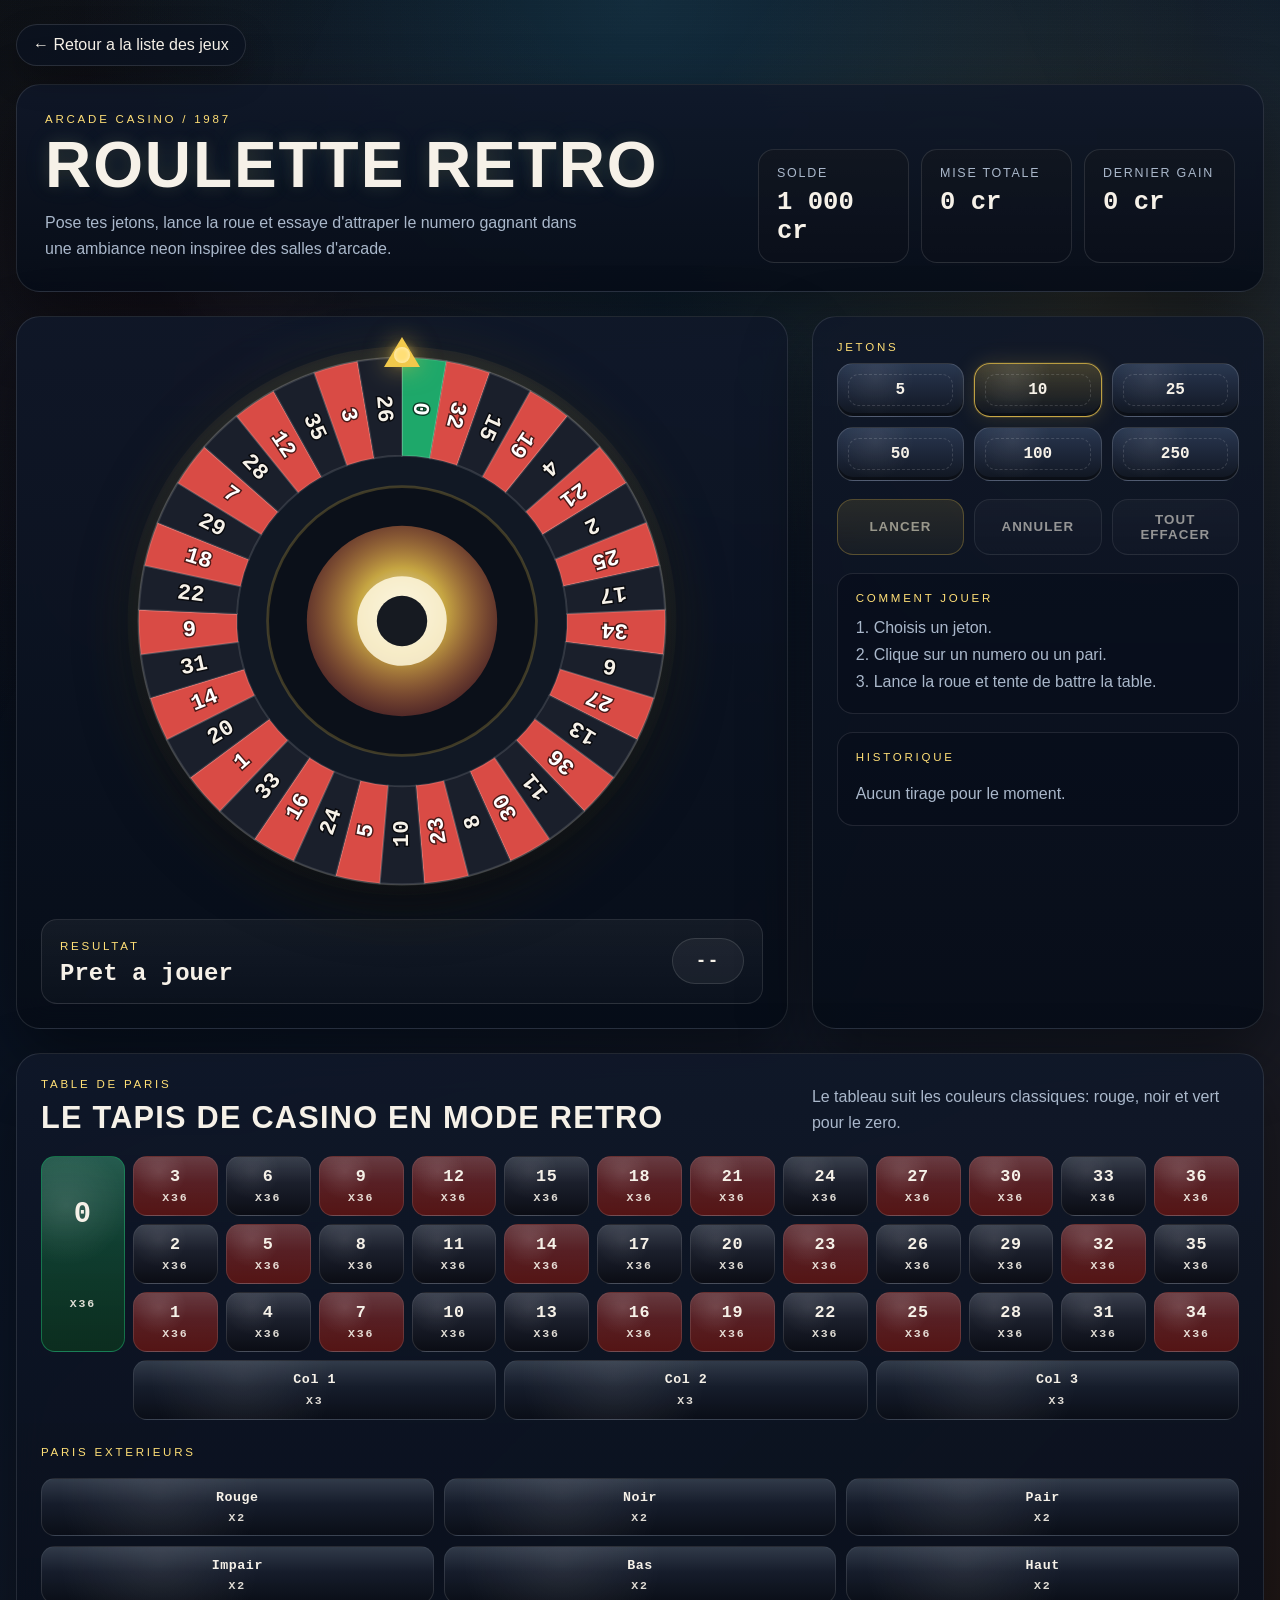
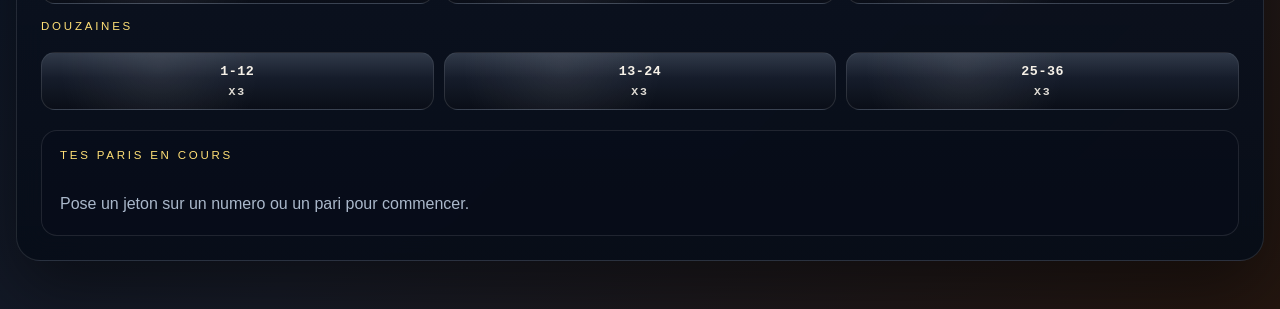
<file: games/roulette/index.html>
<!doctype html>
<html lang="fr">
  <head>
    <meta charset="UTF-8" />
    <meta name="viewport" content="width=device-width, initial-scale=1.0" />
    <meta name="color-scheme" content="dark" />
    <title>Roulette Retro</title>
    <link rel="stylesheet" href="styles.css" />
    <script src="game.js" defer></script>
  </head>
  <body>
    <div class="screen-noise" aria-hidden="true"></div>
    <main class="app">
      <nav class="portal-topbar" aria-label="Navigation du portail">
        <a class="portal-return-link" href="../../index.html">← Retour a la liste des jeux</a>
      </nav>
      <section class="hero card">
        <div class="hero-copy">
          <p class="eyebrow">Arcade Casino / 1987</p>
          <h1>Roulette Retro</h1>
          <p class="lede">
            Pose tes jetons, lance la roue et essaye d'attraper le numero
            gagnant dans une ambiance neon inspiree des salles d'arcade.
          </p>
        </div>

        <div class="stats" aria-label="tableau de bord">
          <article class="stat">
            <span>Solde</span>
            <strong id="balanceValue">0</strong>
          </article>
          <article class="stat">
            <span>Mise totale</span>
            <strong id="stakeValue">0</strong>
          </article>
          <article class="stat">
            <span>Dernier gain</span>
            <strong id="gainValue">0</strong>
          </article>
        </div>
      </section>

      <section class="layout">
        <article class="card wheel-card">
          <div class="wheel-shell">
            <div class="wheel-pointer" aria-hidden="true"></div>
            <div class="wheel-rotor" id="wheelRotor">
              <svg
                id="wheelSvg"
                viewBox="0 0 400 400"
                role="img"
                aria-label="Roue de roulette"
              ></svg>
            </div>
          </div>

          <div class="result-strip" aria-live="polite">
            <div>
              <span class="section-label">Resultat</span>
              <strong id="resultText">Pret a jouer</strong>
            </div>
            <div class="result-chip" id="resultChip">--</div>
          </div>
        </article>

        <aside class="card side-panel">
          <div>
            <div class="section-label">Jetons</div>
            <div class="chip-set" id="chipSet" aria-label="selection de jetons"></div>
          </div>

          <div class="actions">
            <button id="spinBtn" class="action-btn primary" type="button">
              Lancer
            </button>
            <button id="undoBtn" class="action-btn" type="button">
              Annuler
            </button>
            <button id="clearBtn" class="action-btn" type="button">
              Tout effacer
            </button>
          </div>

          <section class="info-box">
            <div class="section-label">Comment jouer</div>
            <ol>
              <li>Choisis un jeton.</li>
              <li>Clique sur un numero ou un pari.</li>
              <li>Lance la roue et tente de battre la table.</li>
            </ol>
          </section>

          <section class="history-box">
            <div class="section-label">Historique</div>
            <ul id="historyList" class="history-list" aria-live="polite"></ul>
          </section>
        </aside>
      </section>

      <section class="card betting-card">
        <div class="board-header">
          <div>
            <div class="section-label">Table de paris</div>
            <h2>Le tapis de casino en mode retro</h2>
          </div>
          <p>
            Le tableau suit les couleurs classiques: rouge, noir et vert pour le
            zero.
          </p>
        </div>

        <div class="roulette-grid-wrap">
          <div class="roulette-grid" id="rouletteGrid" aria-label="table de roulette"></div>
        </div>

        <div class="bet-groups">
          <section class="bet-group">
            <div class="group-title">Paris exterieurs</div>
            <div class="option-grid" id="outsideGrid"></div>
          </section>

          <section class="bet-group">
            <div class="group-title">Douzaines</div>
            <div class="option-grid compact" id="dozenGrid"></div>
          </section>
        </div>

        <section class="bet-slip">
          <div class="group-title">Tes paris en cours</div>
          <div id="slipList" class="slip-list"></div>
        </section>
      </section>
    </main>
  </body>
</html>
</file>
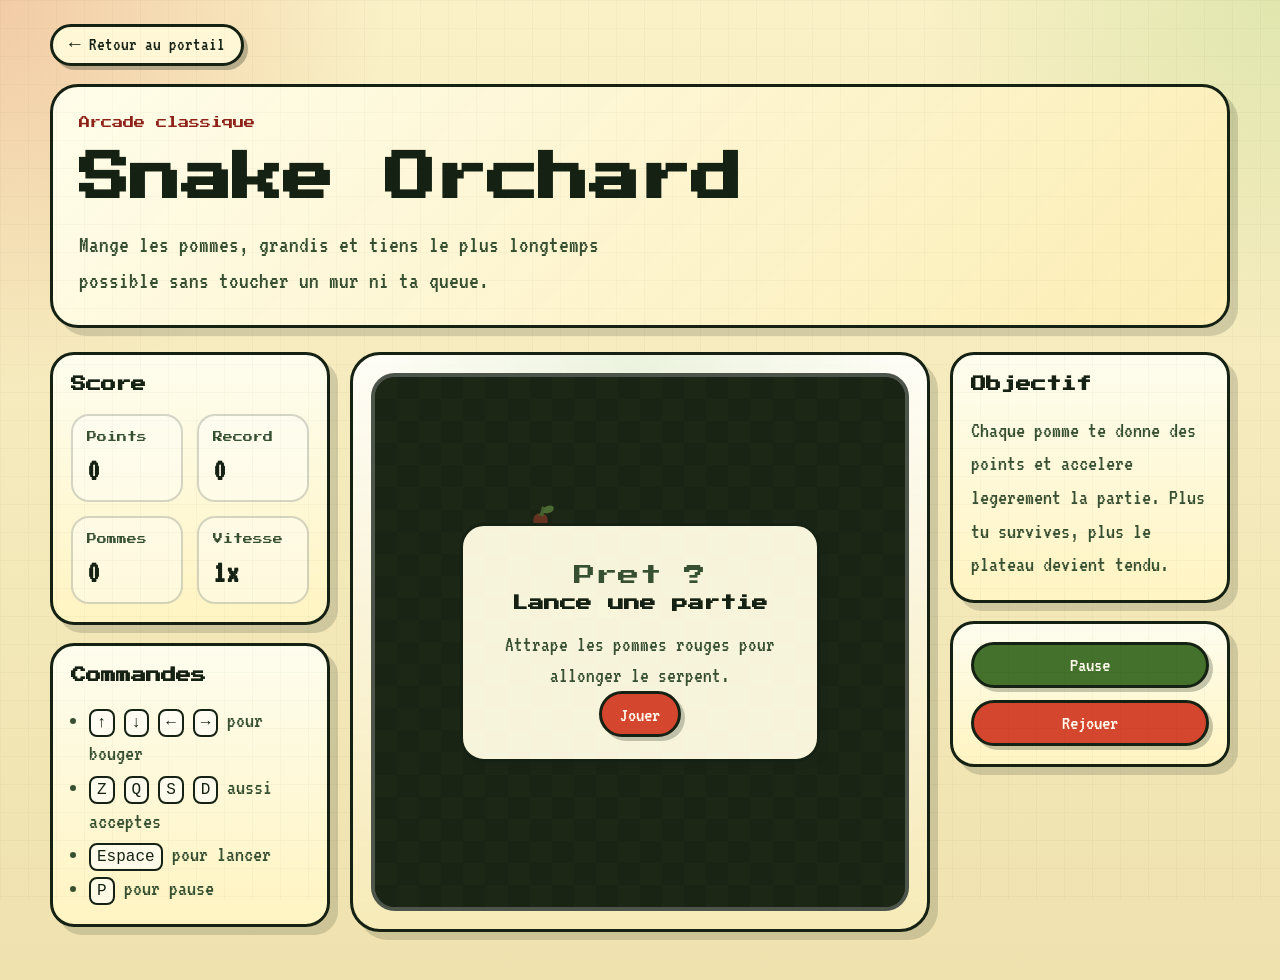
<file: games/snake/index.html>
<!DOCTYPE html>
<html lang="fr">
  <head>
    <meta charset="UTF-8" />
    <meta name="viewport" content="width=device-width, initial-scale=1.0" />
    <title>Snake Orchard</title>
    <link rel="preconnect" href="https://fonts.googleapis.com" />
    <link rel="preconnect" href="https://fonts.gstatic.com" crossorigin />
    <link
      href="https://fonts.googleapis.com/css2?family=Press+Start+2P&family=VT323&display=swap"
      rel="stylesheet"
    />
    <link rel="stylesheet" href="styles.css" />
  </head>
  <body>
    <main class="game-shell">
      <nav class="portal-topbar" aria-label="Navigation du portail">
        <a class="portal-return-link" href="../../index.html">← Retour au portail</a>
      </nav>

      <section class="hero-panel">
        <p class="eyebrow">Arcade classique</p>
        <h1>Snake Orchard</h1>
        <p class="subtitle">
          Mange les pommes, grandis et tiens le plus longtemps possible sans
          toucher un mur ni ta queue.
        </p>
      </section>

      <section class="layout" aria-label="Jeu Snake">
        <aside class="sidebar">
          <div class="panel">
            <h2>Score</h2>
            <div class="stats">
              <div>
                <span class="label">Points</span>
                <strong id="score">0</strong>
              </div>
              <div>
                <span class="label">Record</span>
                <strong id="best-score">0</strong>
              </div>
              <div>
                <span class="label">Pommes</span>
                <strong id="apples">0</strong>
              </div>
              <div>
                <span class="label">Vitesse</span>
                <strong id="speed">1x</strong>
              </div>
            </div>
          </div>

          <div class="panel">
            <h2>Commandes</h2>
            <ul class="controls-list">
              <li><kbd>↑</kbd> <kbd>↓</kbd> <kbd>←</kbd> <kbd>→</kbd> pour bouger</li>
              <li><kbd>Z</kbd> <kbd>Q</kbd> <kbd>S</kbd> <kbd>D</kbd> aussi acceptes</li>
              <li><kbd>Espace</kbd> pour lancer</li>
              <li><kbd>P</kbd> pour pause</li>
            </ul>
          </div>
        </aside>

        <section class="board-section">
          <div class="board-frame">
            <canvas
              id="gameCanvas"
              width="480"
              height="480"
              aria-label="Plateau du jeu Snake"
            ></canvas>
            <div class="overlay" id="overlay">
              <div class="overlay-card">
                <p class="overlay-tag">Pret ?</p>
                <h2 id="overlay-title">Lance une partie</h2>
                <p id="overlay-text">
                  Attrape les pommes rouges pour allonger le serpent.
                </p>
                <button id="startButton" type="button">Jouer</button>
              </div>
            </div>
          </div>
        </section>

        <aside class="sidebar">
          <div class="panel">
            <h2>Objectif</h2>
            <p>
              Chaque pomme te donne des points et accelere legerement la partie.
              Plus tu survives, plus le plateau devient tendu.
            </p>
          </div>

          <div class="panel action-panel">
            <button id="pauseButton" type="button">Pause</button>
            <button id="restartButton" type="button">Rejouer</button>
          </div>
        </aside>
      </section>

      <section class="touch-controls" aria-label="Controles tactiles">
        <button type="button" data-action="up">↑</button>
        <div class="touch-row">
          <button type="button" data-action="left">←</button>
          <button type="button" data-action="down">↓</button>
          <button type="button" data-action="right">→</button>
        </div>
      </section>
    </main>

    <script src="game.js"></script>
  </body>
</html>
</file>
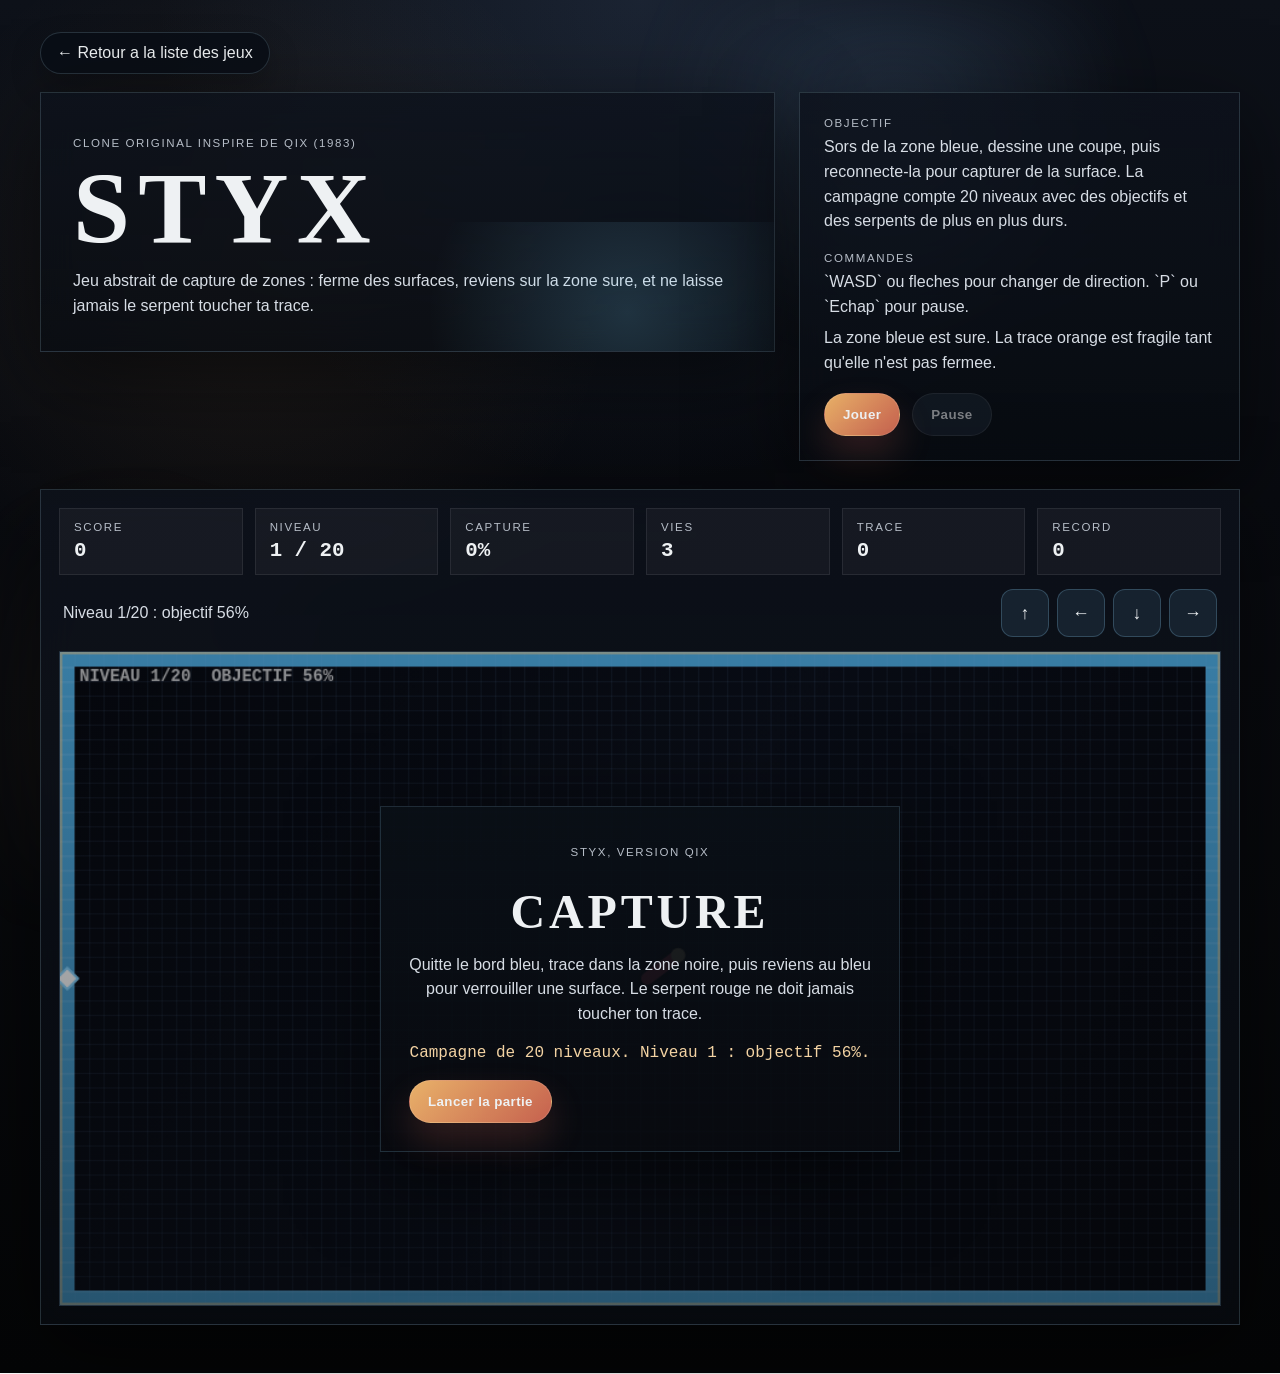
<file: games/styx/index.html>
<!DOCTYPE html>
<html lang="fr">
  <head>
    <meta charset="UTF-8" />
    <meta name="viewport" content="width=device-width, initial-scale=1.0" />
    <title>Styx</title>
    <link rel="stylesheet" href="styles.css" />
  </head>
  <body>
    <div class="app-shell">
      <nav class="portal-topbar" aria-label="Navigation du portail">
        <a class="portal-return-link" href="../../index.html">← Retour a la liste des jeux</a>
      </nav>
      <header class="hero">
        <div class="hero-copy">
          <p class="eyebrow">Clone original inspire de Qix (1983)</p>
          <h1>STYX</h1>
          <p class="tagline">
            Jeu abstrait de capture de zones : ferme des surfaces, reviens sur
            la zone sure, et ne laisse jamais le serpent toucher ta trace.
          </p>
        </div>

        <aside class="hero-panel">
          <div class="panel-block">
            <span class="panel-label">Objectif</span>
            <p>
              Sors de la zone bleue, dessine une coupe, puis reconnecte-la pour
              capturer de la surface. La campagne compte 20 niveaux avec des
              objectifs et des serpents de plus en plus durs.
            </p>
          </div>

          <div class="panel-block">
            <span class="panel-label">Commandes</span>
            <p>`WASD` ou fleches pour changer de direction. `P` ou `Echap` pour pause.</p>
            <p>La zone bleue est sure. La trace orange est fragile tant qu'elle n'est pas fermee.</p>
          </div>

          <div class="button-row">
            <button class="button button-primary" id="start-button" type="button">
              Jouer
            </button>
            <button class="button button-secondary" id="pause-button" type="button">
              Pause
            </button>
          </div>
        </aside>
      </header>

      <main class="playfield-shell">
        <section class="hud">
          <div class="stat-card">
            <span class="stat-label">Score</span>
            <strong class="stat-value" id="stat-score">0</strong>
          </div>
          <div class="stat-card">
            <span class="stat-label">Niveau</span>
            <strong class="stat-value" id="stat-level">1 / 20</strong>
          </div>
          <div class="stat-card">
            <span class="stat-label">Capture</span>
            <strong class="stat-value" id="stat-capture">0%</strong>
          </div>
          <div class="stat-card">
            <span class="stat-label">Vies</span>
            <strong class="stat-value" id="stat-lives">3</strong>
          </div>
          <div class="stat-card">
            <span class="stat-label">Trace</span>
            <strong class="stat-value" id="stat-trace">0</strong>
          </div>
          <div class="stat-card">
            <span class="stat-label">Record</span>
            <strong class="stat-value" id="stat-highscore">0</strong>
          </div>
        </section>

        <div class="status-bar">
          <span id="status-text">Ferme une zone sans laisser le serpent toucher ta trace.</span>
          <div class="mobile-controls">
            <div class="touch-grid" aria-label="Controles tactiles">
              <button class="touch-button" data-touch-dir="up" type="button">↑</button>
              <button class="touch-button" data-touch-dir="left" type="button">←</button>
              <button class="touch-button" data-touch-dir="down" type="button">↓</button>
              <button class="touch-button" data-touch-dir="right" type="button">→</button>
            </div>
          </div>
        </div>

        <section class="canvas-frame">
          <canvas
            id="game"
            width="960"
            height="540"
            aria-label="Jeu Styx"
          ></canvas>
          <div class="canvas-overlay" id="overlay"></div>
        </section>
      </main>
    </div>

    <script src="game.js"></script>
  </body>
</html>
</file>
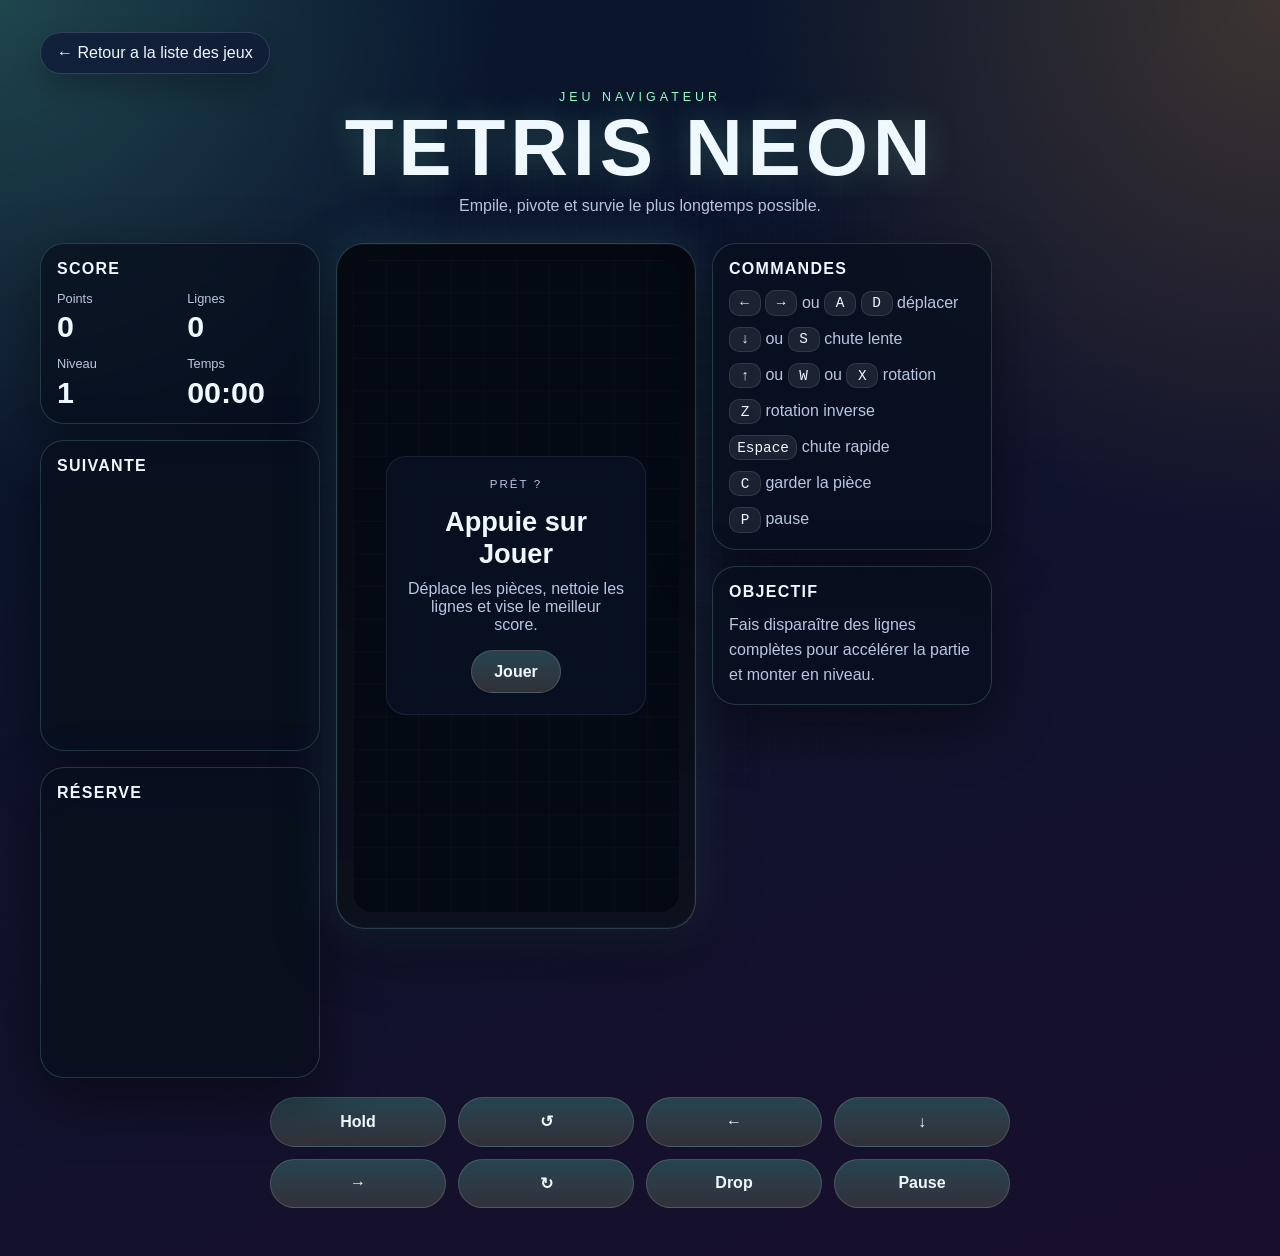
<file: games/tetris/index.html>
<!DOCTYPE html>
<html lang="fr">
  <head>
    <meta charset="UTF-8" />
    <meta name="viewport" content="width=device-width, initial-scale=1.0" />
    <title>Tetris Neon</title>
    <link rel="stylesheet" href="styles.css" />
  </head>
  <body>
    <main class="game-shell">
      <nav class="portal-topbar" aria-label="Navigation du portail">
        <a class="portal-return-link" href="../../index.html">← Retour a la liste des jeux</a>
      </nav>
      <section class="title-panel">
        <p class="eyebrow">Jeu navigateur</p>
        <h1>Tetris Neon</h1>
        <p class="subtitle">
          Empile, pivote et survie le plus longtemps possible.
        </p>
      </section>

      <section class="playground" aria-label="Zone de jeu Tetris">
        <aside class="sidebar">
          <div class="panel stat-panel">
            <h2>Score</h2>
            <div class="stat-grid">
              <div>
                <span class="label">Points</span>
                <strong id="score">0</strong>
              </div>
              <div>
                <span class="label">Lignes</span>
                <strong id="lines">0</strong>
              </div>
              <div>
                <span class="label">Niveau</span>
                <strong id="level">1</strong>
              </div>
              <div>
                <span class="label">Temps</span>
                <strong id="time">00:00</strong>
              </div>
            </div>
          </div>

          <div class="panel preview-panel">
            <h2>Suivante</h2>
            <canvas id="next-canvas" width="160" height="160"></canvas>
          </div>

          <div class="panel preview-panel">
            <h2>Réserve</h2>
            <canvas id="hold-canvas" width="160" height="160"></canvas>
          </div>
        </aside>

        <section class="board-wrap">
          <div class="board-frame">
            <canvas
              id="board"
              width="320"
              height="640"
              aria-label="Plateau Tetris"
            ></canvas>
            <div class="overlay" id="overlay">
              <div class="overlay-card">
                <p class="overlay-tag">Prêt ?</p>
                <h2 id="overlay-title">Appuie sur Jouer</h2>
                <p id="overlay-text">
                  Déplace les pièces, nettoie les lignes et vise le meilleur score.
                </p>
                <button id="start-button" type="button">Jouer</button>
              </div>
            </div>
          </div>
        </section>

        <aside class="sidebar info-sidebar">
          <div class="panel controls-panel">
            <h2>Commandes</h2>
            <ul>
              <li><kbd>←</kbd> <kbd>→</kbd> ou <kbd>A</kbd> <kbd>D</kbd> déplacer</li>
              <li><kbd>↓</kbd> ou <kbd>S</kbd> chute lente</li>
              <li><kbd>↑</kbd> ou <kbd>W</kbd> ou <kbd>X</kbd> rotation</li>
              <li><kbd>Z</kbd> rotation inverse</li>
              <li><kbd>Espace</kbd> chute rapide</li>
              <li><kbd>C</kbd> garder la pièce</li>
              <li><kbd>P</kbd> pause</li>
            </ul>
          </div>

          <div class="panel tips-panel">
            <h2>Objectif</h2>
            <p>
              Fais disparaître des lignes complètes pour accélérer la partie et
              monter en niveau.
            </p>
          </div>
        </aside>
      </section>

      <section class="touch-controls" aria-label="Contrôles tactiles">
        <button type="button" data-action="hold">Hold</button>
        <button type="button" data-action="rotate-ccw">↺</button>
        <button type="button" data-action="left">←</button>
        <button type="button" data-action="down">↓</button>
        <button type="button" data-action="right">→</button>
        <button type="button" data-action="rotate">↻</button>
        <button type="button" data-action="drop">Drop</button>
        <button type="button" data-action="pause">Pause</button>
      </section>
    </main>

    <script src="game.js"></script>
  </body>
</html>
</file>
<file: styles.css>
:root {
  color-scheme: dark;
  --bg: #120224;
  --bg-top: #26114f;
  --surface: rgba(15, 10, 31, 0.86);
  --surface-strong: rgba(25, 18, 52, 0.96);
  --panel: rgba(18, 8, 39, 0.9);
  --ink: #fff7bf;
  --muted: #c8b8ff;
  --line: rgba(117, 224, 255, 0.35);
  --cyan: #75e0ff;
  --pink: #ff4fd8;
  --yellow: #ffe066;
  --green: #7dff8a;
  --shadow: 0 0 0 2px rgba(117, 224, 255, 0.25), 0 24px 50px rgba(0, 0, 0, 0.45);
}

* {
  box-sizing: border-box;
}

html {
  scroll-behavior: smooth;
}

body {
  margin: 0;
  min-height: 100vh;
  font-family: "VT323", monospace;
  font-size: 1.45rem;
  color: var(--ink);
  background:
    radial-gradient(circle at top, rgba(255, 79, 216, 0.22), transparent 26%),
    radial-gradient(circle at 20% 20%, rgba(117, 224, 255, 0.16), transparent 20%),
    linear-gradient(180deg, var(--bg-top) 0%, var(--bg) 42%, #07010f 100%);
}

body::before,
body::after {
  content: "";
  position: fixed;
  inset: 0;
  pointer-events: none;
}

body::before {
  background:
    linear-gradient(rgba(255, 255, 255, 0.05) 50%, transparent 50%),
    linear-gradient(90deg, rgba(117, 224, 255, 0.08), rgba(255, 79, 216, 0.08), rgba(255, 224, 102, 0.08));
  background-size: 100% 4px, 6px 100%;
  mix-blend-mode: screen;
  opacity: 0.28;
}

body::after {
  background:
    linear-gradient(rgba(0, 0, 0, 0) 65%, rgba(0, 0, 0, 0.34) 100%),
    radial-gradient(circle at center, transparent 58%, rgba(0, 0, 0, 0.36) 100%);
}

.page-shell {
  width: min(1180px, calc(100% - 28px));
  margin: 0 auto;
  padding: 26px 0 72px;
}

.hero,
.toolbar,
.game-card,
.roadmap {
  position: relative;
  border: 3px solid var(--line);
  background: var(--surface);
  box-shadow: var(--shadow);
  overflow: hidden;
}

.hero::before,
.toolbar::before,
.game-card::before,
.roadmap::before {
  content: "";
  position: absolute;
  inset: 8px;
  border: 1px solid rgba(255, 224, 102, 0.28);
  pointer-events: none;
}

.hero {
  display: grid;
  gap: 22px;
  padding: 28px;
  background:
    radial-gradient(circle at top right, rgba(255, 79, 216, 0.16), transparent 24%),
    linear-gradient(135deg, rgba(24, 14, 51, 0.94), rgba(11, 7, 23, 0.96));
}

.eyebrow {
  margin: 0;
  color: var(--yellow);
  font-family: "Press Start 2P", cursive;
  font-size: 0.72rem;
  letter-spacing: 0.08em;
  text-transform: uppercase;
  text-shadow: 0 0 10px rgba(255, 224, 102, 0.55);
}

.hero-copy {
  max-width: 760px;
}

.hero h1,
.roadmap h2 {
  margin: 0;
  font-family: "Press Start 2P", cursive;
  font-size: clamp(1.6rem, 4.2vw, 3.4rem);
  line-height: 1.35;
  color: #fff9d6;
  text-shadow:
    0 0 8px rgba(117, 224, 255, 0.35),
    3px 3px 0 rgba(255, 79, 216, 0.3);
}

.hero-text,
.hero-note,
.game-card p,
.roadmap ol {
  color: var(--muted);
  line-height: 1.25;
}

.hero-text {
  margin: 18px 0 0;
  max-width: 60ch;
  font-size: 1.55rem;
}

.hero-actions {
  display: flex;
  flex-wrap: wrap;
  gap: 16px;
  align-items: center;
}

.primary-action,
.play-link,
.chip {
  display: inline-flex;
  align-items: center;
  justify-content: center;
  min-height: 52px;
  padding: 0 18px;
  border: 2px solid currentColor;
  text-decoration: none;
  font-family: "Press Start 2P", cursive;
  font-size: 0.72rem;
  line-height: 1.4;
  text-transform: uppercase;
  transition:
    transform 120ms steps(2),
    box-shadow 120ms steps(2),
    background-color 120ms steps(2);
}

.primary-action {
  color: #120224;
  background: var(--yellow);
  box-shadow: 4px 4px 0 rgba(255, 79, 216, 0.9);
}

.primary-action:hover,
.play-link:hover,
.chip:hover {
  transform: translate(-2px, -2px);
  box-shadow: 6px 6px 0 rgba(117, 224, 255, 0.75);
}

.hero-note {
  margin: 0;
  font-size: 1.3rem;
}

.toolbar {
  display: grid;
  gap: 18px;
  margin: 26px 0 22px;
  padding: 18px;
  background:
    linear-gradient(180deg, rgba(15, 10, 31, 0.94), rgba(19, 9, 40, 0.92));
}

.search {
  display: grid;
  gap: 10px;
  color: var(--cyan);
  font-family: "Press Start 2P", cursive;
  font-size: 0.68rem;
  text-transform: uppercase;
}

.search input {
  width: 100%;
  padding: 14px 16px;
  border: 2px solid var(--cyan);
  border-radius: 0;
  background: rgba(5, 3, 13, 0.88);
  color: var(--ink);
  font: inherit;
  box-shadow: inset 0 0 18px rgba(117, 224, 255, 0.12);
}

.search input::placeholder {
  color: #9b8fc6;
}

.search input:focus {
  outline: 2px solid var(--pink);
  outline-offset: 2px;
}

.filter-group {
  display: flex;
  flex-wrap: wrap;
  gap: 10px;
}

.chip {
  color: var(--cyan);
  background: rgba(7, 4, 17, 0.88);
  cursor: pointer;
}

.chip.is-active {
  color: #120224;
  background: var(--green);
  box-shadow: 4px 4px 0 rgba(255, 224, 102, 0.75);
}

.games-grid {
  display: grid;
  grid-template-columns: repeat(auto-fit, minmax(250px, 1fr));
  gap: 18px;
}

.game-card {
  display: grid;
  gap: 14px;
  padding: 20px;
  background:
    linear-gradient(180deg, rgba(27, 18, 56, 0.96), rgba(10, 6, 21, 0.94));
}

.game-card:hover {
  transform: translateY(-4px);
  box-shadow: 0 0 0 2px rgba(255, 79, 216, 0.3), 0 22px 34px rgba(0, 0, 0, 0.55);
}

.game-card.is-hidden {
  display: none;
}

.card-top {
  display: flex;
  justify-content: space-between;
  gap: 10px;
  align-items: center;
}

.game-kicker {
  margin: 0;
  color: var(--cyan);
  font-family: "Press Start 2P", cursive;
  font-size: 0.58rem;
  line-height: 1.5;
  text-transform: uppercase;
}

.status-pill {
  display: inline-flex;
  align-items: center;
  padding: 6px 10px;
  border: 2px solid currentColor;
  font-family: "Press Start 2P", cursive;
  font-size: 0.5rem;
  text-transform: uppercase;
}

.status-pill.migrated {
  color: var(--green);
  background: rgba(125, 255, 138, 0.08);
}

.status-pill.warning {
  color: var(--yellow);
  background: rgba(255, 224, 102, 0.1);
}

.game-card h2 {
  margin: 0;
  font-family: "Press Start 2P", cursive;
  font-size: 1rem;
  line-height: 1.45;
  color: #fff9d6;
}

.game-card p {
  margin: 0;
  font-size: 1.35rem;
}

.meta-list {
  display: flex;
  flex-wrap: wrap;
  gap: 8px;
  padding: 0;
  margin: 0;
  list-style: none;
}

.meta-list li {
  padding: 7px 10px;
  border: 1px solid rgba(117, 224, 255, 0.36);
  background: rgba(255, 255, 255, 0.03);
  color: var(--ink);
  font-size: 1.05rem;
}

.play-link {
  width: fit-content;
  color: var(--pink);
  background: rgba(255, 79, 216, 0.08);
}

.roadmap {
  display: grid;
  gap: 20px;
  margin-top: 32px;
  padding: 24px;
  background:
    linear-gradient(180deg, rgba(18, 10, 36, 0.98), rgba(9, 6, 19, 0.96));
}

.roadmap ol {
  margin: 0;
  padding-left: 24px;
  font-size: 1.35rem;
}

@media (max-width: 720px) {
  .page-shell {
    width: min(100% - 16px, 1180px);
    padding-top: 16px;
  }

  .hero,
  .toolbar,
  .game-card,
  .roadmap {
    padding-left: 16px;
    padding-right: 16px;
  }

  .hero h1,
  .roadmap h2 {
    font-size: clamp(1.2rem, 8vw, 2rem);
  }

  .hero-text,
  .hero-note,
  .game-card p,
  .roadmap ol {
    font-size: 1.2rem;
  }

  .card-top {
    align-items: flex-start;
    flex-direction: column;
  }

  .primary-action,
  .play-link,
  .chip {
    width: 100%;
  }
}
</file>
<file: games/air-hockey/style.css>
:root {
  --bg-deep: #060711;
  --bg-mid: #111733;
  --panel: rgba(11, 16, 36, 0.72);
  --panel-border: rgba(114, 239, 255, 0.36);
  --cyan: #72efff;
  --cyan-soft: rgba(114, 239, 255, 0.28);
  --pink: #ff4fd8;
  --pink-soft: rgba(255, 79, 216, 0.28);
  --gold: #ffd166;
  --arena-inset-x: 0.95rem;
  --arena-inset-y: calc(var(--arena-inset-x) * 0.5625);
  --arena-ratio: 4 / 3;
  --text-main: #f4f7ff;
  --text-dim: #a8b4d9;
  --shadow-strong: 0 0 28px rgba(114, 239, 255, 0.14), 0 0 48px rgba(255, 79, 216, 0.1);
}

* {
  box-sizing: border-box;
}

html,
body {
  margin: 0;
  min-height: 100%;
}

body {
  overflow-x: hidden;
  background:
    radial-gradient(circle at top, rgba(255, 79, 216, 0.16), transparent 28%),
    radial-gradient(circle at bottom, rgba(114, 239, 255, 0.14), transparent 32%),
    linear-gradient(180deg, #090b16 0%, #070910 44%, #04050a 100%);
  color: var(--text-main);
  font-family: "Avenir Next Condensed", "Trebuchet MS", "Segoe UI", sans-serif;
}

button {
  font: inherit;
}

.app-shell {
  position: relative;
  min-height: 100vh;
  padding: 1.1rem 1rem 1.4rem;
}

.portal-topbar,
.topbar,
.game-panel {
  position: relative;
  z-index: 1;
  width: min(1500px, 96vw);
  margin: 0 auto;
}

.portal-topbar {
  margin-bottom: 0.85rem;
}

.portal-return-link {
  display: inline-flex;
  align-items: center;
  min-height: 42px;
  padding: 0 16px;
  border-radius: 999px;
  border: 1px solid var(--panel-border);
  background: rgba(11, 16, 36, 0.78);
  color: var(--text-main);
  text-decoration: none;
  box-shadow: var(--shadow-strong);
}

.portal-return-link:hover,
.portal-return-link:focus-visible {
  background: rgba(16, 24, 52, 0.9);
  outline: none;
}

.backdrop-grid {
  position: fixed;
  inset: 0;
  pointer-events: none;
  background:
    linear-gradient(rgba(255, 255, 255, 0.035) 1px, transparent 1px),
    linear-gradient(90deg, rgba(255, 255, 255, 0.035) 1px, transparent 1px);
  background-size: 52px 52px;
  mask-image: linear-gradient(to bottom, transparent 0%, rgba(0, 0, 0, 0.75) 18%, black 100%);
  opacity: 0.32;
  transform: perspective(900px) rotateX(66deg) translateY(-10vh);
  transform-origin: top center;
}

.topbar {
  display: grid;
  gap: 1.25rem;
  align-items: end;
  margin-bottom: 1rem;
}

.brand-block {
  max-width: 36rem;
}

.eyebrow {
  display: inline-block;
  margin-bottom: 0.4rem;
  color: var(--gold);
  font-size: 0.78rem;
  font-weight: 700;
  letter-spacing: 0.28rem;
  text-transform: uppercase;
}

.brand-block h1 {
  margin: 0;
  font-size: clamp(2.4rem, 6vw, 4.8rem);
  line-height: 0.96;
  letter-spacing: 0.08rem;
  text-transform: uppercase;
  text-shadow:
    0 0 18px rgba(114, 239, 255, 0.28),
    0 0 40px rgba(255, 79, 216, 0.18);
}

.tagline {
  margin: 0.7rem 0 0;
  color: var(--text-dim);
  max-width: 30rem;
  line-height: 1.5;
}

.scoreboard {
  display: flex;
  align-items: center;
  justify-content: center;
  border: 1px solid var(--panel-border);
  border-radius: 1.35rem;
  background: linear-gradient(180deg, rgba(19, 25, 52, 0.78), rgba(7, 11, 24, 0.74));
  box-shadow: var(--shadow-strong);
  backdrop-filter: blur(12px);
}

.play-stage {
  display: grid;
  grid-template-columns: minmax(170px, 210px) minmax(0, 1fr) minmax(170px, 210px);
  gap: 1rem;
  align-items: stretch;
}

.scoreboard-side {
  min-height: 100%;
  padding: 1.35rem 0.9rem;
  flex-direction: column;
  gap: 1rem;
  text-align: center;
  justify-content: space-between;
}

.scoreboard-side strong {
  display: block;
  font-size: clamp(4rem, 10vw, 7rem);
  line-height: 1;
  color: var(--team-color, var(--cyan));
  text-shadow: 0 0 22px color-mix(in srgb, var(--team-color, var(--cyan)) 34%, transparent);
}

.score-label {
  display: block;
  color: color-mix(in srgb, var(--team-color, var(--text-dim)) 48%, #dfe7ff);
  font-size: 0.9rem;
  font-weight: 700;
  letter-spacing: 0.32rem;
}

.scoreboard-actions {
  display: flex;
  gap: 0.55rem;
  align-items: center;
  justify-content: center;
  margin-top: auto;
  width: 100%;
}

.scoreboard-button {
  padding: 0.58rem 0.72rem;
  border: 1px solid color-mix(in srgb, var(--team-color, var(--cyan)) 45%, rgba(255, 255, 255, 0.2));
  border-radius: 999px;
  background: rgba(10, 16, 34, 0.82);
  color: var(--text-main);
  font-size: 0.76rem;
  font-weight: 700;
  letter-spacing: 0.08rem;
  text-transform: uppercase;
  cursor: pointer;
  box-shadow: 0 0 18px color-mix(in srgb, var(--team-color, var(--cyan)) 18%, transparent);
}

.scoreboard-button:hover,
.scoreboard-button:focus-visible {
  outline: none;
  transform: translateY(-1px);
  background: rgba(18, 27, 54, 0.94);
}

.scoreboard-color-input {
  position: absolute;
  width: 1px;
  height: 1px;
  opacity: 0;
  pointer-events: none;
}

.game-panel {
  padding: 1rem;
  border: 1px solid rgba(114, 239, 255, 0.18);
  border-radius: 2rem;
  background:
    linear-gradient(180deg, rgba(16, 22, 46, 0.78), rgba(6, 9, 20, 0.85)),
    rgba(8, 10, 18, 0.7);
  box-shadow:
    inset 0 1px 0 rgba(255, 255, 255, 0.05),
    0 28px 60px rgba(0, 0, 0, 0.45),
    var(--shadow-strong);
  backdrop-filter: blur(14px);
}

.status-row,
.controls-row {
  display: flex;
  gap: 1rem;
  align-items: center;
  justify-content: space-between;
}

.status-actions {
  display: flex;
  gap: 0.75rem;
  align-items: center;
  justify-content: flex-end;
  flex-wrap: wrap;
}

.status-row {
  margin-bottom: 1rem;
}

.status-row p,
.controls-row p {
  margin: 0;
  color: var(--text-dim);
  line-height: 1.45;
}

.controls-row {
  margin-top: 1rem;
}

.primary-button,
.ghost-button {
  border: 1px solid transparent;
  border-radius: 999px;
  cursor: pointer;
  transition:
    transform 160ms ease,
    border-color 160ms ease,
    box-shadow 160ms ease,
    background 160ms ease;
}

.primary-button:hover,
.ghost-button:hover {
  transform: translateY(-1px);
}

.primary-button {
  padding: 0.9rem 1.3rem;
  background: linear-gradient(135deg, rgba(255, 79, 216, 0.88), rgba(255, 209, 102, 0.88));
  color: #140712;
  font-weight: 800;
  letter-spacing: 0.06rem;
  text-transform: uppercase;
  box-shadow: 0 0 22px rgba(255, 79, 216, 0.22);
}

.primary-button:hover {
  box-shadow: 0 0 34px rgba(255, 79, 216, 0.32);
}

.ghost-button {
  padding: 0.7rem 1rem;
  border-color: rgba(114, 239, 255, 0.35);
  background: rgba(12, 20, 44, 0.62);
  color: var(--text-main);
  box-shadow: 0 0 18px rgba(114, 239, 255, 0.08);
}

.arena-frame {
  position: relative;
  width: 100%;
  aspect-ratio: var(--arena-ratio);
  max-height: 80vh;
  margin: 0 auto;
  border-radius: 2.1rem;
  background:
    linear-gradient(180deg, rgba(23, 31, 66, 0.9), rgba(7, 11, 23, 0.96)),
    rgba(3, 4, 10, 0.94);
  box-shadow:
    inset 0 0 0 1px rgba(255, 255, 255, 0.05),
    inset 0 0 48px rgba(114, 239, 255, 0.06),
    0 26px 46px rgba(0, 0, 0, 0.42);
}

.arena-glow {
  position: absolute;
  inset: 0.4rem;
  border-radius: 1.7rem;
  background:
    radial-gradient(circle at top, rgba(255, 79, 216, 0.14), transparent 32%),
    radial-gradient(circle at bottom, rgba(114, 239, 255, 0.16), transparent 34%);
  filter: blur(16px);
}

canvas,
.scanlines {
  position: absolute;
  left: var(--arena-inset-x);
  right: var(--arena-inset-x);
  top: var(--arena-inset-y);
  bottom: var(--arena-inset-y);
  width: calc(100% - (var(--arena-inset-x) * 2));
  height: calc(100% - (var(--arena-inset-y) * 2));
  border-radius: 1.45rem;
}

canvas {
  display: block;
  background: linear-gradient(180deg, #0c1330 0%, #070b17 100%);
  box-shadow:
    inset 0 0 0 1px rgba(114, 239, 255, 0.18),
    inset 0 0 36px rgba(114, 239, 255, 0.08);
  touch-action: none;
}

.scanlines {
  pointer-events: none;
  background:
    repeating-linear-gradient(
      180deg,
      rgba(255, 255, 255, 0.04) 0,
      rgba(255, 255, 255, 0.04) 2px,
      transparent 2px,
      transparent 7px
    ),
    linear-gradient(180deg, transparent, rgba(255, 255, 255, 0.05), transparent);
  mix-blend-mode: soft-light;
  opacity: 0.48;
}

@media (min-width: 860px) {
  .topbar {
    grid-template-columns: 1fr;
  }
}

@media (max-width: 720px) {
  .app-shell {
    padding: 0.8rem 0.6rem 1rem;
  }

  .game-panel {
    padding: 0.9rem;
    border-radius: 1.4rem;
  }

  .status-row,
  .controls-row {
    flex-direction: column;
    align-items: stretch;
  }

  .status-actions {
    width: 100%;
    justify-content: space-between;
  }

  .play-stage {
    grid-template-columns: 1fr;
  }

  .scoreboard-side {
    min-height: auto;
    padding: 1rem;
  }

  .scoreboard-side strong {
    font-size: clamp(3.2rem, 16vw, 5rem);
  }

  .scoreboard-actions {
    flex-wrap: wrap;
  }
}
</file>
<file: games/blackjack/styles.css>
:root {
  --bg-1: #05040a;
  --bg-2: #111021;
  --panel: rgba(8, 11, 22, 0.92);
  --panel-strong: rgba(4, 7, 15, 0.96);
  --text: #fdf7ff;
  --muted: #b7aec8;
  --cyan: #5bf2ff;
  --pink: #ff5bd8;
  --green: #78ff95;
  --amber: #ffd56a;
  --danger: #ff6d84;
  --felt: #0b453c;
  --felt-dark: #063128;
  --gold-1: #ffef7a;
  --gold-2: #ffb84d;
}

*,
*::before,
*::after {
  box-sizing: border-box;
}

html,
body {
  min-height: 100%;
}

body {
  margin: 0;
  color: var(--text);
  font-family: "Courier New", Courier, monospace;
  background:
    radial-gradient(circle at 14% 12%, rgba(255, 91, 216, 0.18), transparent 24%),
    radial-gradient(circle at 84% 14%, rgba(91, 242, 255, 0.16), transparent 22%),
    radial-gradient(circle at 50% 100%, rgba(120, 255, 149, 0.12), transparent 34%),
    linear-gradient(180deg, var(--bg-1), var(--bg-2) 58%, var(--bg-1));
  overflow-x: hidden;
}

body::before {
  content: "";
  position: fixed;
  inset: 0;
  pointer-events: none;
  background: linear-gradient(rgba(255, 255, 255, 0.06) 50%, transparent 50%);
  background-size: 100% 4px;
  opacity: 0.08;
  mix-blend-mode: overlay;
  animation: scan 12s linear infinite;
}

body::after {
  content: "";
  position: fixed;
  inset: 0;
  pointer-events: none;
  background: radial-gradient(circle at center, transparent 42%, rgba(0, 0, 0, 0.38));
}

.scene {
  min-height: 100vh;
  display: grid;
  place-items: center;
  padding: 24px;
  position: relative;
}

.cabinet {
  position: relative;
  width: min(1080px, 100%);
  padding: clamp(20px, 4vw, 36px);
  border-radius: 32px;
  background: linear-gradient(180deg, rgba(16, 18, 37, 0.94), rgba(5, 7, 17, 0.96));
  border: 1px solid rgba(255, 255, 255, 0.12);
  box-shadow:
    0 0 0 1px rgba(91, 242, 255, 0.22),
    0 0 60px rgba(91, 242, 255, 0.1),
    0 25px 80px rgba(0, 0, 0, 0.58);
  overflow: hidden;
}

.portal-topbar {
  margin-bottom: 18px;
}

.portal-return-link {
  display: inline-flex;
  align-items: center;
  min-height: 42px;
  padding: 0 16px;
  border-radius: 999px;
  border: 1px solid rgba(91, 242, 255, 0.24);
  background: rgba(4, 7, 15, 0.7);
  color: var(--text);
  text-decoration: none;
  box-shadow: 0 0 24px rgba(91, 242, 255, 0.08);
}

.portal-return-link:hover,
.portal-return-link:focus-visible {
  background: rgba(9, 14, 29, 0.92);
  outline: none;
}

.cabinet::before {
  content: "";
  position: absolute;
  inset: 10px;
  border-radius: 24px;
  border: 1px solid rgba(255, 91, 216, 0.12);
  pointer-events: none;
}

.cabinet::after {
  content: "";
  position: absolute;
  inset: 0;
  background: linear-gradient(135deg, rgba(255, 255, 255, 0.05), transparent 40%);
  pointer-events: none;
  mix-blend-mode: screen;
}

.hero {
  position: relative;
  z-index: 1;
  text-align: center;
  margin-bottom: 24px;
}

.hero__badge {
  display: inline-flex;
  align-items: center;
  gap: 8px;
  padding: 6px 12px;
  border-radius: 999px;
  background: rgba(91, 242, 255, 0.1);
  color: var(--cyan);
  border: 1px solid rgba(91, 242, 255, 0.28);
  letter-spacing: 0.24em;
  font-size: 0.72rem;
  text-transform: uppercase;
}

.hero h1 {
  margin: 16px 0 8px;
  font-size: clamp(2.4rem, 6vw, 5rem);
  text-transform: uppercase;
  letter-spacing: 0.18em;
  color: #fff8ff;
  text-shadow:
    0 0 16px rgba(255, 91, 216, 0.45),
    0 0 24px rgba(91, 242, 255, 0.22);
}

.hero p {
  margin: 0 auto;
  max-width: 56ch;
  color: var(--muted);
  line-height: 1.6;
  font-size: 1rem;
}

.hud {
  position: relative;
  z-index: 1;
  display: grid;
  grid-template-columns: repeat(5, minmax(0, 1fr));
  gap: 12px;
  margin-bottom: 20px;
}

.stat {
  padding: 14px 16px;
  border-radius: 18px;
  background: rgba(5, 8, 17, 0.78);
  border: 1px solid rgba(255, 255, 255, 0.08);
  box-shadow: inset 0 0 0 1px rgba(91, 242, 255, 0.06);
}

.stat span {
  display: block;
  color: var(--muted);
  font-size: 0.78rem;
  text-transform: uppercase;
  letter-spacing: 0.16em;
}

.stat strong {
  display: block;
  margin-top: 8px;
  font-size: 1.6rem;
  color: var(--text);
  text-shadow: 0 0 12px rgba(91, 242, 255, 0.12);
}

.table {
  position: relative;
  z-index: 1;
  padding: 22px;
  border-radius: 26px;
  background:
    radial-gradient(circle at 50% 0%, rgba(120, 255, 149, 0.12), transparent 35%),
    linear-gradient(180deg, rgba(11, 71, 62, 0.96), rgba(5, 44, 38, 0.98));
  border: 1px solid rgba(120, 255, 149, 0.18);
  box-shadow:
    inset 0 0 0 1px rgba(255, 255, 255, 0.05),
    0 0 0 1px rgba(0, 0, 0, 0.4),
    inset 0 0 40px rgba(0, 0, 0, 0.25);
}

.table::before {
  content: "";
  position: absolute;
  inset: 16px;
  border-radius: 20px;
  border: 1px dashed rgba(255, 255, 255, 0.12);
  pointer-events: none;
}

.board-row {
  display: flex;
  justify-content: space-between;
  align-items: flex-end;
  gap: 18px;
  position: relative;
  z-index: 1;
}

.board-row + .board-row {
  margin-top: 0;
}

.board-row__meta {
  min-width: 150px;
}

.section-label {
  margin: 0;
  text-transform: uppercase;
  letter-spacing: 0.2em;
  font-size: 0.82rem;
  color: var(--amber);
}

.total {
  font-size: 2.1rem;
  font-weight: 700;
  color: #fff;
  text-shadow: 0 0 10px rgba(255, 213, 106, 0.3);
}

.hand {
  min-height: 148px;
  display: flex;
  flex-wrap: wrap;
  gap: 14px;
  align-items: center;
  justify-content: flex-start;
  flex: 1;
}

.hand__empty {
  color: rgba(255, 255, 255, 0.35);
  font-style: italic;
  letter-spacing: 0.08em;
}

.table__divider {
  height: 1px;
  margin: 20px 0;
  background: linear-gradient(90deg, transparent, rgba(255, 255, 255, 0.12), transparent);
}

.message {
  position: relative;
  z-index: 1;
  margin: 18px 0 20px;
  min-height: 64px;
  display: flex;
  align-items: center;
  padding: 16px 18px;
  border-radius: 18px;
  background: rgba(6, 8, 14, 0.86);
  border: 1px solid rgba(255, 255, 255, 0.08);
  color: var(--text);
  box-shadow: inset 0 0 0 1px rgba(91, 242, 255, 0.05);
}

.message[data-mood="win"] {
  border-color: rgba(120, 255, 149, 0.45);
  color: var(--green);
  box-shadow:
    0 0 0 1px rgba(120, 255, 149, 0.14),
    inset 0 0 20px rgba(120, 255, 149, 0.1);
}

.message[data-mood="push"] {
  border-color: rgba(255, 213, 106, 0.35);
  color: var(--amber);
}

.message[data-mood="lose"] {
  border-color: rgba(255, 109, 132, 0.45);
  color: var(--danger);
}

.controls {
  position: relative;
  z-index: 1;
  display: grid;
  grid-template-columns: 1.25fr repeat(5, minmax(0, 1fr));
  gap: 12px;
  align-items: end;
}

.bet {
  display: flex;
  flex-direction: column;
  gap: 8px;
}

.bet__row {
  display: flex;
  gap: 12px;
  align-items: stretch;
}

.bet__row input {
  flex: 1 1 auto;
  min-width: 0;
  width: auto;
}

.bet__allin {
  white-space: nowrap;
  flex: 0 0 auto;
  padding-inline: 18px;
}

.bet span {
  color: var(--muted);
  text-transform: uppercase;
  letter-spacing: 0.16em;
  font-size: 0.75rem;
}

.bet input {
  width: 100%;
  appearance: textfield;
  border: 1px solid rgba(255, 255, 255, 0.1);
  border-radius: 16px;
  background: rgba(3, 7, 15, 0.82);
  color: var(--text);
  padding: 14px 16px;
  font: inherit;
  font-size: 1.2rem;
  box-shadow: inset 0 0 0 1px rgba(91, 242, 255, 0.06);
}

.bet input:focus {
  outline: none;
  border-color: rgba(91, 242, 255, 0.45);
  box-shadow: 0 0 0 4px rgba(91, 242, 255, 0.12);
}

button {
  border: none;
  border-radius: 16px;
  padding: 14px 16px;
  font: inherit;
  text-transform: uppercase;
  letter-spacing: 0.14em;
  font-weight: 700;
  cursor: pointer;
  transition:
    transform 0.18s ease,
    box-shadow 0.18s ease,
    filter 0.18s ease,
    background 0.18s ease;
  color: #11080f;
  background: linear-gradient(180deg, var(--gold-1), var(--gold-2));
  box-shadow:
    0 8px 18px rgba(255, 184, 77, 0.18),
    inset 0 0 0 1px rgba(255, 255, 255, 0.35);
}

button:hover:not(:disabled) {
  transform: translateY(-2px);
  filter: brightness(1.05);
  box-shadow:
    0 12px 24px rgba(255, 184, 77, 0.22),
    0 0 20px rgba(255, 184, 77, 0.12);
}

button:active:not(:disabled) {
  transform: translateY(0);
}

button:disabled {
  cursor: not-allowed;
  opacity: 0.45;
  filter: grayscale(0.2);
  box-shadow: none;
}

button.ghost {
  background: rgba(6, 9, 18, 0.86);
  color: var(--text);
  border: 1px solid rgba(255, 255, 255, 0.12);
  box-shadow: inset 0 0 0 1px rgba(91, 242, 255, 0.06);
}

button.ghost:hover:not(:disabled) {
  background: rgba(11, 16, 30, 0.94);
  box-shadow:
    0 0 0 1px rgba(91, 242, 255, 0.22),
    0 0 18px rgba(91, 242, 255, 0.12);
}

.bet__allin {
  background: linear-gradient(180deg, #ff5bd8, #ff9ae8);
  color: #170610;
  border-color: rgba(255, 255, 255, 0.18);
  box-shadow:
    0 10px 22px rgba(255, 91, 216, 0.2),
    inset 0 0 0 1px rgba(255, 255, 255, 0.28);
}

.bet__allin:hover:not(:disabled) {
  background: linear-gradient(180deg, #ff72df, #ffadef);
  box-shadow:
    0 14px 28px rgba(255, 91, 216, 0.24),
    0 0 18px rgba(255, 91, 216, 0.14);
}

.footer {
  position: relative;
  z-index: 1;
  margin-top: 16px;
  color: var(--muted);
  text-align: center;
  font-size: 0.82rem;
  letter-spacing: 0.08em;
  line-height: 1.5;
}

.card {
  width: 92px;
  height: 132px;
  border-radius: 16px;
  position: relative;
  background: linear-gradient(180deg, #fffefb, #ebe0cf);
  color: #111827;
  border: 2px solid rgba(0, 0, 0, 0.2);
  box-shadow:
    0 10px 18px rgba(0, 0, 0, 0.35),
    inset 0 0 0 1px rgba(255, 255, 255, 0.7);
  transform: translateY(0) rotate(-1deg);
  animation: cardIn 0.28s ease-out;
  overflow: hidden;
}

.card:nth-child(2n) {
  transform: translateY(2px) rotate(1deg);
}

.card::after {
  content: "";
  position: absolute;
  inset: 0;
  background: linear-gradient(135deg, rgba(255, 255, 255, 0.3), transparent 30%, transparent 70%, rgba(0, 0, 0, 0.05));
  pointer-events: none;
}

.card--red {
  color: #c82d4a;
}

.card--black {
  color: #111827;
}

.card__corner {
  position: absolute;
  display: flex;
  flex-direction: column;
  line-height: 0.95;
  gap: 2px;
  font-weight: 700;
  font-size: 1rem;
  text-transform: uppercase;
}

.card__corner--top {
  top: 10px;
  left: 10px;
}

.card__corner--bottom {
  bottom: 10px;
  right: 10px;
  transform: rotate(180deg);
}

.card__rank {
  font-size: 1.05rem;
}

.card__suit {
  font-size: 0.95rem;
}

.card__pip {
  position: absolute;
  inset: 0;
  display: grid;
  place-items: center;
  font-size: 2.8rem;
  opacity: 0.2;
}

.card--back {
  background: linear-gradient(135deg, #1f0b49, #2f155f 48%, #0b1237 100%);
  border-color: rgba(91, 242, 255, 0.45);
  color: #fff;
}

.card--back::before {
  content: "";
  position: absolute;
  inset: 12px;
  border-radius: 12px;
  border: 1px solid rgba(255, 255, 255, 0.15);
  background:
    repeating-linear-gradient(45deg, rgba(255, 255, 255, 0.12) 0 8px, transparent 8px 16px),
    radial-gradient(circle at 30% 20%, rgba(255, 91, 216, 0.35), transparent 40%),
    radial-gradient(circle at 70% 80%, rgba(91, 242, 255, 0.3), transparent 45%);
  opacity: 0.95;
}

.card--back::after {
  content: "";
  position: absolute;
  inset: 0;
  background: linear-gradient(180deg, rgba(255, 255, 255, 0.16), transparent 45%, rgba(0, 0, 0, 0.12));
}

.card--back .card__pip,
.card--back .card__corner {
  display: none;
}

.card__brand {
  position: absolute;
  inset: auto 0 16px;
  text-align: center;
  font-size: 0.72rem;
  letter-spacing: 0.28em;
  color: rgba(255, 255, 255, 0.8);
  text-transform: uppercase;
}

.card__back-shine {
  position: absolute;
  inset: 12px;
  border: 1px solid rgba(255, 255, 255, 0.15);
  border-radius: 12px;
}

@keyframes cardIn {
  from {
    transform: translateY(14px) scale(0.96);
    opacity: 0;
  }
  to {
    transform: translateY(0) scale(1);
    opacity: 1;
  }
}

@keyframes scan {
  from {
    transform: translateY(-12px);
  }
  to {
    transform: translateY(12px);
  }
}

@media (max-width: 920px) {
  .hud {
    grid-template-columns: repeat(2, minmax(0, 1fr));
  }

  .controls {
    grid-template-columns: repeat(2, minmax(0, 1fr));
  }

  .bet {
    grid-column: 1 / -1;
  }
}

@media (max-width: 640px) {
  .scene {
    padding: 14px;
  }

  .cabinet {
    padding: 16px;
    border-radius: 24px;
  }

  .hero h1 {
    letter-spacing: 0.14em;
  }

  .table {
    padding: 18px;
  }

  .board-row {
    flex-direction: column;
    align-items: flex-start;
  }

  .board-row__meta {
    min-width: auto;
  }

  .card {
    width: 76px;
    height: 112px;
  }

  .hand {
    min-height: 126px;
    gap: 10px;
  }

  .total {
    font-size: 1.8rem;
  }

  button,
  .bet input {
    padding: 12px 14px;
  }

  .bet__row {
    flex-wrap: wrap;
  }

  .bet__allin {
    width: 100%;
  }

  .controls {
    grid-template-columns: 1fr 1fr;
  }
}

@media (prefers-reduced-motion: reduce) {
  *,
  *::before,
  *::after {
    animation: none !important;
    transition: none !important;
    scroll-behavior: auto !important;
  }

  body::before {
    display: none;
  }
}
</file>
<file: games/connect-4/styles.css>
:root {
  --bg-top: #120224;
  --bg-bottom: #05010d;
  --panel: rgba(14, 11, 33, 0.72);
  --panel-border: rgba(96, 240, 255, 0.28);
  --text: #f6edff;
  --muted: #bdaedc;
  --board: #101c78;
  --board-shadow: #070b2f;
  --slot: #0d123b;
  --red: #62f4ff;
  --yellow: #7dff4d;
  --accent: #62f4ff;
  --grid-line: rgba(255, 108, 219, 0.22);
  --glow-strong: 0 0 18px rgba(98, 244, 255, 0.75);
  --glow-soft: 0 0 26px rgba(125, 255, 77, 0.3);
  --window-top: rgba(255, 255, 255, 0.08);
  --window-body: rgba(8, 10, 28, 0.72);
  --jade-1: #0a3f3f;
  --jade-2: #116260;
  --jade-3: #1c8e87;
  --jade-4: #7ee7cf;
  --mist: rgba(170, 255, 233, 0.12);
}

* {
  box-sizing: border-box;
}

body {
  margin: 0;
  min-height: 100vh;
  font-family: "Space Grotesk", sans-serif;
  color: var(--text);
  background: #02090d;
  position: relative;
  overflow-x: hidden;
}

.portal-topbar {
  position: relative;
  z-index: 3;
  width: min(1120px, calc(100% - 32px));
  margin: 16px auto 0;
}

.portal-return-link {
  display: inline-flex;
  align-items: center;
  min-height: 42px;
  padding: 0 16px;
  border-radius: 999px;
  border: 1px solid rgba(98, 244, 255, 0.45);
  background: rgba(8, 10, 28, 0.78);
  color: var(--text);
  text-decoration: none;
  backdrop-filter: blur(10px);
  box-shadow:
    inset 0 0 18px rgba(98, 244, 255, 0.12),
    0 0 18px rgba(98, 244, 255, 0.18);
}

.portal-return-link:hover,
.portal-return-link:focus-visible {
  outline: none;
  box-shadow:
    inset 0 0 18px rgba(98, 244, 255, 0.18),
    0 0 24px rgba(125, 255, 77, 0.24);
}

.fullscreen-button {
  position: fixed;
  top: max(16px, env(safe-area-inset-top));
  right: max(16px, env(safe-area-inset-right));
  z-index: 3;
  padding: 12px 18px;
  border: 1px solid rgba(98, 244, 255, 0.45);
  border-radius: 999px;
  background: rgba(8, 10, 28, 0.78);
  color: var(--text);
  font: inherit;
  font-weight: 700;
  letter-spacing: 0.04em;
  backdrop-filter: blur(10px);
  box-shadow:
    inset 0 0 18px rgba(98, 244, 255, 0.12),
    0 0 18px rgba(98, 244, 255, 0.22);
  cursor: pointer;
  transition: transform 120ms ease, box-shadow 120ms ease, opacity 120ms ease;
}

.fullscreen-button:hover,
.fullscreen-button:focus-visible {
  transform: translateY(-1px);
  box-shadow:
    inset 0 0 18px rgba(98, 244, 255, 0.18),
    0 0 24px rgba(125, 255, 77, 0.3);
  outline: none;
}

body.is-fullscreen .fullscreen-button {
  display: none;
}

.ambient-video-backdrop {
  position: fixed;
  inset: 0;
  z-index: 0;
  pointer-events: none;
  overflow: hidden;
  background:
    radial-gradient(circle at 50% 12%, rgba(255, 255, 255, 0.08), transparent 22%),
    linear-gradient(180deg, rgba(22, 5, 49, 0.98) 0%, rgba(7, 4, 26, 0.94) 42%, rgba(2, 9, 13, 1) 100%);
}

.ambient-video-backdrop::before,
.ambient-video-backdrop::after {
  content: "";
  position: absolute;
  inset: 0;
}

.ambient-video-backdrop::before {
  background:
    radial-gradient(circle at 25% 30%, rgba(98, 244, 255, 0.12), transparent 24%),
    radial-gradient(circle at 78% 18%, rgba(125, 255, 77, 0.1), transparent 18%),
    radial-gradient(circle at 50% 72%, rgba(255, 108, 219, 0.09), transparent 28%);
  filter: blur(18px);
}

.ambient-video-backdrop::after {
  background: linear-gradient(180deg, rgba(2, 9, 13, 0) 0%, rgba(2, 9, 13, 0.28) 50%, rgba(2, 9, 13, 0.86) 100%);
}

.ambient-orb,
.ambient-sun,
.ambient-grid,
.ambient-beams,
.ambient-scanlines {
  position: absolute;
}

.ambient-orb {
  width: 36vw;
  height: 36vw;
  min-width: 280px;
  min-height: 280px;
  border-radius: 50%;
  filter: blur(18px);
  opacity: 0.72;
  animation: ambient-float 14s ease-in-out infinite alternate;
}

.ambient-orb-left {
  left: -10vw;
  top: 8vh;
  background: radial-gradient(circle, rgba(98, 244, 255, 0.3) 0%, rgba(98, 244, 255, 0.08) 45%, transparent 72%);
}

.ambient-orb-right {
  right: -8vw;
  top: 20vh;
  background: radial-gradient(circle, rgba(255, 108, 219, 0.26) 0%, rgba(255, 108, 219, 0.08) 42%, transparent 72%);
  animation-duration: 18s;
}

.ambient-sun {
  left: 50%;
  top: 12vh;
  width: min(32vw, 340px);
  height: min(32vw, 340px);
  transform: translateX(-50%);
  border-radius: 50%;
  background:
    repeating-linear-gradient(
      180deg,
      rgba(255, 255, 255, 0.2) 0 8px,
      rgba(255, 255, 255, 0) 8px 16px
    ),
    radial-gradient(circle at 50% 40%, rgba(255, 247, 240, 0.95), rgba(255, 108, 219, 0.8) 42%, rgba(98, 244, 255, 0.42) 76%, transparent 100%);
  box-shadow:
    0 0 50px rgba(255, 108, 219, 0.34),
    0 0 90px rgba(98, 244, 255, 0.16);
  opacity: 0.8;
}

.ambient-grid {
  left: -8%;
  right: -8%;
  bottom: -8vh;
  height: 48vh;
  background-image:
    linear-gradient(rgba(98, 244, 255, 0.22) 1px, transparent 1px),
    linear-gradient(90deg, rgba(98, 244, 255, 0.22) 1px, transparent 1px);
  background-size: 72px 40px;
  transform: perspective(720px) rotateX(78deg);
  transform-origin: center bottom;
  mask-image: linear-gradient(180deg, transparent 0%, rgba(0, 0, 0, 0.7) 22%, black 100%);
  opacity: 0.42;
}

.ambient-beams {
  inset: 0;
  background:
    linear-gradient(120deg, transparent 18%, rgba(98, 244, 255, 0.08) 34%, transparent 52%),
    linear-gradient(245deg, transparent 30%, rgba(125, 255, 77, 0.07) 44%, transparent 60%);
  mix-blend-mode: screen;
  animation: ambient-beam-shift 12s ease-in-out infinite alternate;
}

.ambient-scanlines {
  inset: 0;
  background:
    repeating-linear-gradient(
      180deg,
      rgba(255, 255, 255, 0.04) 0 2px,
      rgba(255, 255, 255, 0) 2px 6px
    );
  opacity: 0.18;
}

@keyframes ambient-float {
  0% {
    transform: translate3d(0, 0, 0) scale(1);
  }

  100% {
    transform: translate3d(0, 20px, 0) scale(1.08);
  }
}

@keyframes ambient-beam-shift {
  0% {
    transform: translateX(-2%) scale(1);
  }

  100% {
    transform: translateX(2%) scale(1.04);
  }
}

.app {
  width: min(960px, calc(100% - 32px));
  margin: 0 auto;
  padding: 32px 0 48px;
  position: relative;
  z-index: 1;
}

body.is-fullscreen .app {
  width: min(1180px, calc(100% - 48px));
  padding-top: 24px;
}

.hero {
  margin-bottom: 24px;
  text-shadow: var(--glow-soft);
}

.eyebrow {
  margin: 0 0 8px;
  font-size: 0.8rem;
  letter-spacing: 0.24em;
  text-transform: uppercase;
  color: var(--accent);
  text-shadow: var(--glow-strong);
}

h1 {
  margin: 0;
  font-size: clamp(2.8rem, 8vw, 5rem);
  line-height: 0.95;
  text-transform: uppercase;
  letter-spacing: 0.08em;
  color: #fff4ff;
  text-shadow:
    0 0 8px rgba(255, 255, 255, 0.5),
    0 0 18px rgba(125, 255, 77, 0.55),
    0 0 42px rgba(98, 244, 255, 0.28);
}

.subtitle {
  max-width: 560px;
  margin: 12px 0 0;
  font-size: 1.05rem;
  color: var(--muted);
  text-shadow: 0 0 12px rgba(98, 244, 255, 0.14);
}

.panel {
  display: flex;
  flex-wrap: wrap;
  gap: 16px;
  align-items: stretch;
  margin-bottom: 24px;
}

.status-card,
.scoreboard-card,
.controls {
  background: var(--panel);
  border: 1px solid var(--panel-border);
  border-radius: 24px;
  backdrop-filter: blur(10px);
  box-shadow:
    inset 0 0 0 1px rgba(255, 255, 255, 0.03),
    0 0 0 1px rgba(125, 255, 77, 0.1),
    0 20px 50px rgba(0, 0, 0, 0.45),
    var(--glow-soft);
}

.status-card {
  flex: 1 1 320px;
  padding: 20px;
}

.scoreboard-card {
  flex: 1 1 220px;
  padding: 20px;
}

.controls {
  display: flex;
  align-items: center;
  justify-content: center;
  padding: 20px;
}

.label {
  margin: 0 0 8px;
  font-size: 0.85rem;
  text-transform: uppercase;
  letter-spacing: 0.12em;
  color: var(--accent);
}

.player-indicator {
  display: flex;
  align-items: center;
  gap: 12px;
  font-size: 1.5rem;
  font-weight: 700;
  text-shadow: 0 0 12px rgba(255, 255, 255, 0.12);
}

.token {
  width: 28px;
  height: 28px;
  border-radius: 50%;
  box-shadow:
    inset 0 -6px 10px rgba(0, 0, 0, 0.28),
    0 0 16px rgba(255, 255, 255, 0.18);
}

.token-red {
  background: radial-gradient(circle at 30% 30%, #d9ffff, var(--red) 62%);
  box-shadow:
    inset 0 -6px 10px rgba(0, 0, 0, 0.28),
    0 0 18px rgba(98, 244, 255, 0.75);
}

.token-yellow {
  background: radial-gradient(circle at 30% 30%, #e6ffd9, var(--yellow) 62%);
  box-shadow:
    inset 0 -6px 10px rgba(0, 0, 0, 0.28),
    0 0 20px rgba(125, 255, 77, 0.9);
}

.status-message {
  margin: 12px 0 0;
  color: var(--muted);
}

.status-hint {
  margin: 14px 0 0;
  color: var(--muted);
  font-size: 0.9rem;
}

kbd {
  padding: 2px 8px;
  border-radius: 999px;
  border: 1px solid rgba(98, 244, 255, 0.3);
  background: rgba(98, 244, 255, 0.1);
  color: var(--text);
  font: inherit;
}

.scoreboard {
  display: grid;
  gap: 12px;
}

.score-item {
  display: flex;
  align-items: center;
  justify-content: space-between;
  gap: 16px;
  padding: 14px 16px;
  border-radius: 14px;
  background: rgba(255, 255, 255, 0.04);
  border: 1px solid rgba(98, 244, 255, 0.14);
}

.score-player {
  display: flex;
  align-items: center;
  gap: 10px;
  font-weight: 700;
}

.score-value {
  font-size: 1.8rem;
  line-height: 1;
  color: var(--text);
  text-shadow: 0 0 12px rgba(98, 244, 255, 0.3);
}

.control-stack {
  display: grid;
  gap: 12px;
  width: 100%;
}

.mode-switch {
  display: grid;
  grid-template-columns: repeat(2, minmax(0, 1fr));
  gap: 10px;
}

.reset-button,
.cell {
  font: inherit;
}

.reset-button {
  width: 100%;
  padding: 14px 20px;
  border-radius: 999px;
  background: linear-gradient(90deg, rgba(125, 255, 77, 0.16), rgba(98, 244, 255, 0.16));
  color: var(--text);
  font-weight: 700;
  border: 1px solid rgba(98, 244, 255, 0.45);
  box-shadow:
    inset 0 0 18px rgba(98, 244, 255, 0.12),
    0 0 18px rgba(98, 244, 255, 0.24);
  transition: transform 120ms ease, opacity 120ms ease, box-shadow 120ms ease;
}

.secondary-button {
  background: linear-gradient(90deg, rgba(98, 244, 255, 0.09), rgba(125, 255, 77, 0.09));
  border-color: rgba(125, 255, 77, 0.35);
}

.mode-button.active {
  background: linear-gradient(90deg, rgba(98, 244, 255, 0.28), rgba(125, 255, 77, 0.24));
  border-color: rgba(98, 244, 255, 0.72);
  box-shadow:
    inset 0 0 18px rgba(98, 244, 255, 0.22),
    0 0 24px rgba(98, 244, 255, 0.28);
}

.reset-button:hover {
  transform: translateY(-1px);
  box-shadow:
    inset 0 0 18px rgba(98, 244, 255, 0.18),
    0 0 24px rgba(125, 255, 77, 0.3);
}

.board-section {
  overflow-x: hidden;
  padding: 18px;
  border-radius: 20px;
  background:
    linear-gradient(180deg, var(--window-top), rgba(255, 255, 255, 0.02) 20%, transparent 20%),
    linear-gradient(180deg, rgba(98, 244, 255, 0.06), rgba(125, 255, 77, 0.06)),
    var(--window-body);
  border: 1px solid rgba(98, 244, 255, 0.26);
  backdrop-filter: blur(12px);
  box-shadow:
    inset 0 1px 0 rgba(255, 255, 255, 0.08),
    0 20px 55px rgba(0, 0, 0, 0.42),
    0 0 24px rgba(98, 244, 255, 0.12);
  position: relative;
}

.board-section::before {
  content: "";
  position: absolute;
  top: 10px;
  left: 16px;
  width: 64px;
  height: 10px;
  border-radius: 999px;
  background:
    radial-gradient(circle at 10px 50%, rgba(98, 244, 255, 0.95) 0 4px, transparent 5px),
    radial-gradient(circle at 32px 50%, rgba(125, 255, 77, 0.98) 0 4px, transparent 5px),
    radial-gradient(circle at 54px 50%, rgba(98, 244, 255, 0.95) 0 4px, transparent 5px);
  pointer-events: none;
}

.board-section::after {
  content: "GRID WINDOW";
  position: absolute;
  top: 8px;
  right: 16px;
  font-size: 0.72rem;
  letter-spacing: 0.22em;
  color: rgba(189, 174, 220, 0.82);
  text-transform: uppercase;
  pointer-events: none;
}

.board {
  display: grid;
  grid-template-columns: repeat(7, minmax(44px, 1fr));
  gap: 8px;
  padding: 14px;
  border-radius: 14px;
  background:
    radial-gradient(circle at top, rgba(255, 255, 255, 0.1), transparent 55%),
    linear-gradient(180deg, rgba(98, 244, 255, 0.06), rgba(125, 255, 77, 0.05)),
    linear-gradient(180deg, rgba(14, 21, 74, 0.92), rgba(7, 11, 47, 0.96));
  border: 1px solid rgba(98, 244, 255, 0.22);
  box-shadow:
    inset 0 0 0 1px rgba(255, 255, 255, 0.03),
    inset 0 16px 32px rgba(255, 255, 255, 0.03),
    0 0 22px rgba(98, 244, 255, 0.14),
    0 18px 36px rgba(0, 0, 0, 0.34);
  position: relative;
  width: min(100%, 640px);
  margin: 0 auto;
}

.board::before {
  content: "";
  position: absolute;
  inset: 8px;
  border-radius: 8px;
  border: 1px solid rgba(98, 244, 255, 0.16);
  background: linear-gradient(180deg, rgba(255, 255, 255, 0.02), transparent 30%);
  pointer-events: none;
}

.cell {
  position: relative;
  aspect-ratio: 1;
  border-radius: 50%;
  background: var(--slot);
  box-shadow:
    inset 0 10px 16px rgba(120, 154, 255, 0.08),
    inset 0 -10px 18px rgba(0, 0, 0, 0.45),
    0 0 0 1px rgba(98, 244, 255, 0.18);
  border: 0;
  padding: 0;
  cursor: default;
  transition: transform 120ms ease, box-shadow 120ms ease, background 120ms ease;
}

.cell.playable {
  cursor: pointer;
}

.cell.playable:hover,
.cell.playable:focus-visible {
  transform: translateY(-2px);
  box-shadow:
    inset 0 10px 16px rgba(120, 154, 255, 0.08),
    inset 0 -10px 18px rgba(0, 0, 0, 0.45),
    0 0 0 1px rgba(98, 244, 255, 0.45),
    0 0 22px rgba(98, 244, 255, 0.28);
  outline: none;
}

.cell.preview {
  transform: translateY(-2px) scale(1.08);
  z-index: 1;
}

.cell.preview::after {
  content: "";
  position: absolute;
  inset: -7px;
  border-radius: 50%;
  pointer-events: none;
  animation: pulse-preview 1.05s ease-in-out infinite;
}

.cell.preview-red {
  background:
    radial-gradient(circle at 30% 30%, rgba(235, 255, 255, 0.96), rgba(98, 244, 255, 0.72) 58%, rgba(98, 244, 255, 0.22) 100%);
  box-shadow:
    inset 0 -10px 16px rgba(7, 65, 76, 0.22),
    0 0 0 1px rgba(98, 244, 255, 0.9),
    0 0 24px rgba(98, 244, 255, 0.5);
}

.cell.preview-red::after {
  border: 2px solid rgba(98, 244, 255, 0.95);
  box-shadow: 0 0 16px rgba(98, 244, 255, 0.72);
}

.cell.preview-yellow {
  background:
    radial-gradient(circle at 30% 30%, rgba(255, 255, 232, 0.96), rgba(125, 255, 77, 0.72) 58%, rgba(125, 255, 77, 0.24) 100%);
  box-shadow:
    inset 0 -10px 16px rgba(39, 102, 8, 0.22),
    0 0 0 1px rgba(125, 255, 77, 0.9),
    0 0 24px rgba(125, 255, 77, 0.5);
}

.cell.preview-yellow::after {
  border: 2px solid rgba(125, 255, 77, 0.95);
  box-shadow: 0 0 16px rgba(125, 255, 77, 0.72);
}

.cell.red {
  background: radial-gradient(circle at 30% 30%, #dbffff, var(--red) 65%);
  box-shadow:
    inset 0 -10px 16px rgba(7, 65, 76, 0.32),
    0 0 18px rgba(98, 244, 255, 0.75);
}

.cell.yellow {
  background: radial-gradient(circle at 30% 30%, #efffe6, var(--yellow) 65%);
  box-shadow:
    inset 0 -10px 16px rgba(39, 102, 8, 0.28),
    0 0 20px rgba(125, 255, 77, 0.9);
}

.cell.winning {
  outline: 4px solid #62f4ff;
  outline-offset: 2px;
  animation: pulse-win 900ms ease-in-out infinite;
}

@keyframes pulse-win {
  0%,
  100% {
    box-shadow:
      inset 0 -10px 16px rgba(0, 0, 0, 0.2),
      0 0 18px rgba(98, 244, 255, 0.5);
  }

  50% {
    box-shadow:
      inset 0 -10px 16px rgba(0, 0, 0, 0.2),
      0 0 30px rgba(98, 244, 255, 1);
  }
}

@keyframes pulse-preview {
  0%,
  100% {
    transform: scale(1);
    opacity: 0.8;
  }

  50% {
    transform: scale(1.08);
    opacity: 1;
  }
}

@media (max-width: 720px) {
  .fullscreen-button {
    top: max(12px, env(safe-area-inset-top));
    right: max(12px, env(safe-area-inset-right));
    padding: 10px 14px;
    font-size: 0.92rem;
  }

  .app {
    width: min(100% - 20px, 960px);
    padding-top: 20px;
  }

  .board {
    gap: 6px;
  }

  .board {
    padding: 10px;
    border-radius: 12px;
  }

  .board-section {
    padding: 16px 10px 10px;
    border-radius: 16px;
  }

  .score-value {
    font-size: 1.45rem;
  }

  .board-section::after {
    font-size: 0.62rem;
    top: 10px;
  }

}
</file>
<file: games/echecs/styles.css>
:root {
  --bg-ink: #081122;
  --bg-forest: #0c2746;
  --bg-sand: #8af5ff;
  --bg-copper: #ff3ca6;
  --bg-copper-deep: #7d2cff;
  --board-dark: #101c3d;
  --board-light: #163b63;
  --surface: rgba(10, 18, 42, 0.82);
  --surface-strong: rgba(12, 24, 56, 0.94);
  --line-soft: rgba(122, 231, 255, 0.2);
  --text-main: #dbf9ff;
  --text-muted: #8fd7ff;
  --shadow-soft: 0 22px 55px rgba(3, 8, 20, 0.52);
  --shadow-board: 0 28px 90px rgba(0, 0, 0, 0.6);
  --radius-xl: 14px;
  --radius-lg: 12px;
  --radius-md: 10px;
  --transition: 180ms ease;
  --theme-app-background:
    linear-gradient(
      to right,
      rgba(120, 0, 20, 0.95) 0%,
      rgba(120, 0, 20, 0.34) 18%,
      transparent 34%,
      transparent 66%,
      rgba(120, 0, 20, 0.34) 82%,
      rgba(120, 0, 20, 0.95) 100%
    ),
    linear-gradient(
      to bottom,
      rgba(120, 0, 20, 0.92) 0%,
      rgba(120, 0, 20, 0.3) 18%,
      transparent 34%,
      transparent 66%,
      rgba(120, 0, 20, 0.3) 82%,
      rgba(120, 0, 20, 0.92) 100%
    ),
    radial-gradient(
      ellipse at center,
      #000000 0%,
      #000000 34%,
      #090002 50%,
      #1a0005 66%,
      #42000d 84%,
      #750015 100%
    );
  --theme-grid-color: rgba(0, 0, 0, 0.22);
  --theme-grid-opacity: 0.55;
  --theme-scan-a: rgba(0, 0, 0, 0.03);
  --theme-scan-b: rgba(0, 0, 0, 0.06);
  --theme-scan-opacity: 0.35;
  --theme-ambient-orb-a: rgba(255, 60, 166, 0.22);
  --theme-ambient-orb-b: rgba(122, 231, 255, 0.18);
  --theme-ambient-sun-core: rgba(255, 240, 240, 0.92);
  --theme-ambient-sun-mid: rgba(255, 60, 166, 0.72);
  --theme-ambient-sun-edge: rgba(122, 231, 255, 0.32);
  --theme-ambient-grid: rgba(122, 231, 255, 0.18);
  --theme-ambient-beam-a: rgba(122, 231, 255, 0.08);
  --theme-ambient-beam-b: rgba(255, 60, 166, 0.08);
  font-family: "Trebuchet MS", "Arial", sans-serif;
}

* {
  box-sizing: border-box;
}

body {
  position: relative;
  margin: 0;
  min-height: 100vh;
  color: var(--text-main);
  background: var(--theme-app-background);
}

.portal-topbar {
  position: relative;
  z-index: 2;
  margin-bottom: 14px;
}

.portal-return-link {
  display: inline-flex;
  align-items: center;
  min-height: 42px;
  padding: 0 16px;
  border-radius: 999px;
  border: 1px solid var(--line-soft);
  background: rgba(10, 18, 42, 0.82);
  color: var(--text-main);
  text-decoration: none;
  box-shadow: var(--shadow-soft);
}

.portal-return-link:hover,
.portal-return-link:focus-visible {
  background: rgba(12, 24, 56, 0.96);
  outline: none;
}

.app-background-ambient {
  position: fixed;
  inset: 0;
  pointer-events: none;
  z-index: 0;
  overflow: hidden;
}

.ambient-orb,
.ambient-sun,
.ambient-grid-plane,
.ambient-beams {
  position: absolute;
}

.ambient-orb {
  width: 34vw;
  height: 34vw;
  min-width: 280px;
  min-height: 280px;
  border-radius: 50%;
  filter: blur(22px);
  opacity: 0.72;
  animation: ambient-float 16s ease-in-out infinite alternate;
}

.ambient-orb-left {
  left: -10vw;
  top: 8vh;
  background: radial-gradient(circle, var(--theme-ambient-orb-a) 0%, transparent 72%);
}

.ambient-orb-right {
  right: -8vw;
  top: 18vh;
  background: radial-gradient(circle, var(--theme-ambient-orb-b) 0%, transparent 72%);
  animation-duration: 20s;
}

.ambient-sun {
  left: 50%;
  top: 10vh;
  width: min(28vw, 320px);
  height: min(28vw, 320px);
  transform: translateX(-50%);
  border-radius: 50%;
  background:
    repeating-linear-gradient(180deg, rgba(255, 255, 255, 0.18) 0 8px, rgba(255, 255, 255, 0) 8px 16px),
    radial-gradient(circle at 50% 40%, var(--theme-ambient-sun-core), var(--theme-ambient-sun-mid) 42%, var(--theme-ambient-sun-edge) 78%, transparent 100%);
  box-shadow: 0 0 50px var(--theme-ambient-sun-mid);
  opacity: 0.74;
}

.ambient-grid-plane {
  left: -8%;
  right: -8%;
  bottom: -10vh;
  height: 44vh;
  background-image:
    linear-gradient(var(--theme-ambient-grid) 1px, transparent 1px),
    linear-gradient(90deg, var(--theme-ambient-grid) 1px, transparent 1px);
  background-size: 72px 40px;
  transform: perspective(720px) rotateX(78deg);
  transform-origin: center bottom;
  mask-image: linear-gradient(180deg, transparent 0%, rgba(0, 0, 0, 0.68) 24%, black 100%);
  opacity: 0.36;
}

.ambient-beams {
  inset: 0;
  background:
    linear-gradient(120deg, transparent 20%, var(--theme-ambient-beam-a) 36%, transparent 52%),
    linear-gradient(232deg, transparent 28%, var(--theme-ambient-beam-b) 44%, transparent 60%);
  mix-blend-mode: screen;
  animation: ambient-beam-shift 12s ease-in-out infinite alternate;
}

@keyframes ambient-float {
  0% {
    transform: translate3d(0, 0, 0) scale(1);
  }

  100% {
    transform: translate3d(0, 18px, 0) scale(1.08);
  }
}

@keyframes ambient-beam-shift {
  0% {
    transform: translateX(-2%) scale(1);
  }

  100% {
    transform: translateX(2%) scale(1.04);
  }
}

body::before {
  content: "";
  position: fixed;
  inset: 0;
  background-image:
    linear-gradient(var(--theme-grid-color) 1px, transparent 1px),
    linear-gradient(90deg, var(--theme-grid-color) 1px, transparent 1px);
  background-size: 34px 34px, 34px 34px;
  pointer-events: none;
  opacity: var(--theme-grid-opacity);
  transition: opacity var(--transition);
  z-index: 1;
}

body::after {
  content: "";
  position: fixed;
  inset: 0;
  background:
    repeating-linear-gradient(
      180deg,
      var(--theme-scan-a) 0 2px,
      var(--theme-scan-b) 2px 4px
    );
  mix-blend-mode: multiply;
  opacity: var(--theme-scan-opacity);
  pointer-events: none;
  transition: opacity var(--transition);
  z-index: 1;
}

.app-shell {
  position: relative;
  z-index: 2;
  width: min(1200px, calc(100vw - 32px));
  margin: 0 auto;
  padding: 36px 0 48px;
}

.top-bar {
  display: flex;
  align-items: flex-start;
  justify-content: space-between;
  gap: 18px;
}

.top-actions {
  position: relative;
  display: grid;
  justify-items: end;
  gap: 12px;
}

.top-action-row {
  display: flex;
  align-items: flex-start;
  gap: 12px;
  margin-top: clamp(34px, 5vw, 44px);
}

.top-action-button {
  position: relative;
  z-index: 20;
  min-height: 44px;
  padding: 10px 16px;
  border: 1px solid rgba(124, 235, 255, 0.28);
  border-radius: 999px;
  background:
    linear-gradient(180deg, rgba(16, 43, 77, 0.96), rgba(11, 20, 44, 0.96));
  color: #dffcff;
  font-family: "Courier New", "Lucida Console", monospace;
  font-size: 0.8rem;
  font-weight: 700;
  letter-spacing: 0.08em;
  text-transform: uppercase;
  cursor: pointer;
  box-shadow:
    inset 0 1px 0 rgba(147, 241, 255, 0.18),
    0 8px 18px rgba(2, 7, 18, 0.3);
  transition:
    transform var(--transition),
    box-shadow var(--transition),
    opacity var(--transition);
  align-self: flex-start;
}

.top-action-button:hover {
  transform: translateY(-1px);
  box-shadow:
    inset 0 1px 0 rgba(174, 247, 255, 0.24),
    0 14px 30px rgba(0, 0, 0, 0.34),
    0 0 20px rgba(0, 245, 255, 0.1);
}

.fullscreen-button.is-hidden {
  opacity: 0;
  pointer-events: none;
}

.top-action-button.is-hidden {
  opacity: 0;
  pointer-events: none;
}

.customization-panel {
  position: absolute;
  top: calc(100% + 8px);
  right: 0;
  z-index: 25;
  width: min(520px, calc(100vw - 24px));
  display: grid;
  gap: 16px;
  padding: 18px;
  border: 1px solid rgba(125, 225, 255, 0.34);
  border-radius: 18px;
  background:
    linear-gradient(180deg, rgba(11, 23, 49, 0.98), rgba(9, 16, 35, 0.96));
  box-shadow: var(--shadow-soft);
  backdrop-filter: blur(10px);
}

.customization-panel[hidden] {
  display: none;
}

.customization-panel::after {
  content: "";
  position: absolute;
  inset: 8px;
  border: 1px solid rgba(255, 60, 166, 0.14);
  border-radius: inherit;
  pointer-events: none;
}

.customization-panel-head,
.customization-section-head {
  position: relative;
  z-index: 1;
  display: flex;
  align-items: center;
  justify-content: space-between;
  gap: 12px;
}

.customization-title {
  position: relative;
  z-index: 1;
  margin: 0;
  color: #eefcff;
  font-size: clamp(1.2rem, 3vw, 1.6rem);
  line-height: 1.1;
  text-transform: uppercase;
  text-shadow:
    0 0 10px rgba(0, 245, 255, 0.42),
    0 0 20px rgba(125, 44, 255, 0.22);
}

.customization-section {
  position: relative;
  z-index: 1;
  display: grid;
  gap: 10px;
}

.customization-grid {
  display: grid;
  grid-template-columns: repeat(2, minmax(0, 1fr));
  gap: 10px;
}

.custom-option-card {
  display: grid;
  gap: 10px;
  justify-items: start;
  min-height: 112px;
  padding: 14px;
  border: 1px solid rgba(109, 231, 255, 0.16);
  border-radius: 18px;
  background:
    linear-gradient(180deg, rgba(8, 21, 47, 0.65), rgba(14, 30, 60, 0.72));
  color: #e8fdff;
  cursor: pointer;
  box-shadow:
    inset 0 1px 0 rgba(174, 247, 255, 0.14),
    0 10px 20px rgba(0, 0, 0, 0.24);
  transition:
    transform var(--transition),
    box-shadow var(--transition),
    border-color var(--transition);
}

.custom-option-card:hover {
  transform: translateY(-1px);
  border-color: rgba(0, 245, 255, 0.34);
  box-shadow:
    inset 0 1px 0 rgba(174, 247, 255, 0.18),
    0 18px 34px rgba(0, 0, 0, 0.3),
    0 0 20px rgba(255, 60, 166, 0.08);
}

.custom-option-card.is-active {
  border-color: rgba(255, 54, 54, 0.42);
  box-shadow:
    inset 0 0 0 1px rgba(255, 54, 54, 0.3),
    0 16px 28px rgba(0, 0, 0, 0.28),
    0 0 20px rgba(255, 54, 54, 0.12);
}

.background-theme-preview {
  width: 100%;
  height: 60px;
  border-radius: 14px;
  border: 1px solid rgba(255, 255, 255, 0.08);
  background: var(--preview-background);
  box-shadow: inset 0 0 0 1px rgba(255, 255, 255, 0.05);
  position: relative;
  overflow: hidden;
}

.background-theme-preview::before,
.background-theme-preview::after {
  content: "";
  position: absolute;
  inset: 0;
}

.background-theme-preview::before {
  background-image:
    linear-gradient(var(--preview-grid-color) 1px, transparent 1px),
    linear-gradient(90deg, var(--preview-grid-color) 1px, transparent 1px);
  background-size: 16px 16px, 16px 16px;
  opacity: var(--preview-grid-opacity);
}

.background-theme-preview::after {
  background:
    repeating-linear-gradient(
      180deg,
      var(--preview-scan-a) 0 2px,
      var(--preview-scan-b) 2px 4px
    );
  opacity: var(--preview-scan-opacity);
}

.board-theme-preview {
  width: 100%;
  height: 60px;
  border-radius: 14px;
  border: 1px solid rgba(255, 255, 255, 0.08);
  background:
    linear-gradient(145deg, transparent, transparent),
    var(--preview-frame);
  box-shadow: inset 0 0 0 1px rgba(255, 255, 255, 0.05);
  position: relative;
  overflow: hidden;
}

.board-theme-preview::before,
.board-theme-preview::after {
  content: "";
  position: absolute;
  inset: 8px;
  border-radius: 10px;
}

.board-theme-preview::before {
  background:
    linear-gradient(90deg, var(--preview-light) 0 50%, var(--preview-dark) 50% 100%);
}

.board-theme-preview::after {
  inset: 8px 8px auto 8px;
  height: calc(50% - 4px);
  background:
    linear-gradient(90deg, transparent 0 50%, var(--preview-light) 50% 100%);
  mix-blend-mode: screen;
  opacity: 0.8;
}

.custom-option-label {
  font-family: "Courier New", "Lucida Console", monospace;
  font-size: 0.88rem;
  font-weight: 700;
  letter-spacing: 0.06em;
  text-transform: uppercase;
}

.hero-card,
.status-card,
.control-card,
.capture-card,
.history-card,
.promotion-card {
  border: 1px solid rgba(125, 225, 255, 0.34);
  background:
    linear-gradient(180deg, rgba(11, 23, 49, 0.94), rgba(9, 16, 35, 0.92));
  box-shadow: var(--shadow-soft);
  backdrop-filter: blur(10px);
}

.hero-card {
  width: min(760px, 100%);
  flex: 0 1 760px;
  padding: 28px 30px;
  border-radius: var(--radius-xl);
  animation: rise-in 600ms ease both;
  position: relative;
  overflow: hidden;
}

.hero-card::after,
.status-card::after,
.control-card::after,
.capture-card::after,
.history-card::after,
.promotion-card::after {
  content: "";
  position: absolute;
  inset: 8px;
  border: 1px solid rgba(255, 60, 166, 0.14);
  border-radius: inherit;
  pointer-events: none;
}

.eyebrow,
.panel-label,
.capture-title,
.move-count,
.turn-badge {
  font-family: "Courier New", "Lucida Console", monospace;
  letter-spacing: 0.14em;
  text-transform: uppercase;
}

.eyebrow,
.panel-label {
  margin: 0 0 8px;
  color: #77efff;
  font-size: 0.76rem;
  font-weight: 700;
  text-shadow: 0 0 12px rgba(0, 245, 255, 0.45);
}

.hero-card h1 {
  margin: 0;
  font-size: clamp(2.7rem, 5vw, 4.5rem);
  line-height: 0.95;
  color: #eefcff;
  text-transform: uppercase;
  letter-spacing: 0.04em;
  text-shadow:
    0 0 12px rgba(0, 245, 255, 0.7),
    0 0 28px rgba(125, 44, 255, 0.3);
}

.hero-copy {
  width: min(50ch, 100%);
  margin: 14px 0 0;
  color: var(--text-muted);
  font-size: 1.05rem;
  line-height: 1.65;
}

.game-layout {
  display: grid;
  grid-template-columns: minmax(0, 1.2fr) minmax(310px, 380px);
  gap: 28px;
  margin-top: 28px;
  align-items: start;
}

.board-panel {
  animation: rise-in 700ms ease 120ms both;
}

.board-frame {
  padding: 18px;
  border-radius: 18px;
  background: var(--theme-board-frame, linear-gradient(145deg, #122348 0%, #08152d 22%, #10265a 50%, #200e3b 78%, #070d1f 100%));
  box-shadow: var(--shadow-board);
  border: 2px solid var(--theme-board-frame-border, rgba(80, 221, 255, 0.28));
}

.board {
  display: grid;
  grid-template-columns: repeat(8, 1fr);
  width: 100%;
  aspect-ratio: 1;
  overflow: hidden;
  border-radius: 8px;
  border: 2px solid var(--theme-board-border, rgba(255, 60, 166, 0.3));
  background: var(--theme-board-dark, var(--board-dark));
  box-shadow:
    inset 0 0 0 1px rgba(113, 229, 255, 0.22),
    inset 0 0 40px rgba(0, 245, 255, 0.08),
    var(--theme-board-glow, 0 0 24px rgba(125, 44, 255, 0.18));
}

.square {
  position: relative;
  display: flex;
  align-items: center;
  justify-content: center;
  border: 0;
  padding: 0;
  aspect-ratio: 1;
  cursor: pointer;
  transition:
    transform var(--transition),
    box-shadow var(--transition),
    filter var(--transition);
}

.square:hover {
  transform: translateY(-1px);
  z-index: 2;
}

.square.light {
  background:
    var(--theme-board-light-overlay, linear-gradient(180deg, rgba(106, 229, 255, 0.16), rgba(0, 0, 0, 0.08))),
    var(--theme-board-light, var(--board-light));
}

.square.dark {
  background:
    var(--theme-board-dark-overlay, linear-gradient(180deg, rgba(255, 60, 166, 0.08), rgba(0, 0, 0, 0.14))),
    var(--theme-board-dark, var(--board-dark));
}

.square.is-selected {
  box-shadow:
    inset 0 0 0 3px rgba(255, 54, 54, 0.98),
    inset 0 0 24px rgba(255, 54, 54, 0.22),
    0 0 18px rgba(255, 54, 54, 0.18);
}

.square.is-legal::after,
.square.is-capture::after {
  content: "";
  position: absolute;
  width: 17%;
  aspect-ratio: 1;
  border-radius: 999px;
  background: rgba(255, 54, 54, 0.96);
  box-shadow:
    0 0 0 8px rgba(255, 54, 54, 0.18),
    0 0 18px rgba(255, 54, 54, 0.52);
}

.square.is-capture::after {
  width: 72%;
  background: transparent;
  border: 4px solid rgba(0, 245, 255, 0.96);
  box-shadow:
    0 0 18px rgba(0, 245, 255, 0.4),
    inset 0 0 18px rgba(0, 245, 255, 0.12);
}

.square.last-move {
  filter: saturate(1.12) brightness(1.2);
  box-shadow: inset 0 0 28px rgba(125, 44, 255, 0.18);
}

.square.last-move-target {
  box-shadow:
    inset 0 0 0 4px rgba(255, 54, 54, 0.98),
    inset 0 0 22px rgba(255, 54, 54, 0.2),
    0 0 20px rgba(255, 54, 54, 0.22);
}

.square.king-in-check {
  box-shadow:
    inset 0 0 0 4px rgba(255, 77, 77, 0.95),
    inset 0 0 32px rgba(255, 77, 77, 0.32),
    0 0 22px rgba(255, 77, 77, 0.3);
}

.square-rank,
.square-file {
  position: absolute;
  font-family: "Trebuchet MS", "Avenir Next", sans-serif;
  font-size: 0.72rem;
  font-weight: 700;
  opacity: 0.65;
  pointer-events: none;
}

.square-rank {
  top: 7px;
  left: 9px;
}

.square-file {
  right: 9px;
  bottom: 7px;
}

.square.light .square-rank,
.square.light .square-file {
  color: rgba(189, 248, 255, 0.78);
}

.square.dark .square-rank,
.square.dark .square-file {
  color: rgba(144, 228, 255, 0.72);
}

.piece {
  position: relative;
  z-index: 1;
  display: grid;
  place-items: center;
  width: min(76%, 68px);
  aspect-ratio: 1;
  transition:
    transform var(--transition),
    box-shadow var(--transition);
}

.square:hover .piece {
  transform: scale(1.04);
}

.piece-board {
  filter: drop-shadow(0 10px 18px rgba(0, 0, 0, 0.34));
}

.piece-svg {
  width: 100%;
  height: 100%;
  overflow: visible;
}

.piece-image {
  width: 100%;
  height: 100%;
  object-fit: contain;
  display: block;
  user-select: none;
  -webkit-user-drag: none;
  transition: filter var(--transition);
}

.piece-style-classic .piece-image {
  filter: none;
}

.piece-style-classic.piece-board {
  filter: drop-shadow(0 10px 18px rgba(0, 0, 0, 0.36));
}

.piece-style-vector.white .piece-image {
  filter: grayscale(0.08) brightness(1.08) contrast(1.18);
}

.piece-style-vector.black .piece-image {
  filter: grayscale(0.16) brightness(0.72) contrast(1.2);
}

.piece-style-vector.piece-board {
  filter:
    drop-shadow(0 0 8px rgba(120, 224, 255, 0.16))
    drop-shadow(0 10px 18px rgba(0, 0, 0, 0.34));
}

.piece-style-neon.white .piece-image {
  filter:
    brightness(0)
    saturate(100%)
    invert(89%)
    sepia(18%)
    saturate(2550%)
    hue-rotate(156deg)
    brightness(104%)
    contrast(104%);
}

.piece-style-neon.black .piece-image {
  filter:
    brightness(0)
    saturate(100%)
    invert(25%)
    sepia(88%)
    saturate(4020%)
    hue-rotate(342deg)
    brightness(96%)
    contrast(110%);
}

.piece-style-neon.piece-board {
  filter:
    drop-shadow(0 0 12px rgba(0, 245, 255, 0.38))
    drop-shadow(0 0 22px rgba(255, 54, 54, 0.22))
    drop-shadow(0 12px 18px rgba(0, 0, 0, 0.34));
}

.piece-style-royal.white .piece-image {
  filter:
    brightness(0)
    saturate(100%)
    invert(91%)
    sepia(34%)
    saturate(1080%)
    hue-rotate(348deg)
    brightness(108%)
    contrast(102%);
}

.piece-style-royal.black .piece-image {
  filter:
    brightness(0)
    saturate(100%)
    invert(17%)
    sepia(30%)
    saturate(1840%)
    hue-rotate(266deg)
    brightness(92%)
    contrast(108%);
}

.piece-style-royal.piece-board {
  filter:
    drop-shadow(0 0 10px rgba(255, 206, 112, 0.2))
    drop-shadow(0 0 18px rgba(120, 78, 255, 0.16))
    drop-shadow(0 10px 18px rgba(0, 0, 0, 0.34));
}

.piece-style-steel.white .piece-image {
  filter:
    brightness(0)
    saturate(100%)
    invert(90%)
    sepia(8%)
    saturate(620%)
    hue-rotate(171deg)
    brightness(103%)
    contrast(118%);
}

.piece-style-steel.black .piece-image {
  filter:
    brightness(0)
    saturate(100%)
    invert(24%)
    sepia(12%)
    saturate(1320%)
    hue-rotate(182deg)
    brightness(88%)
    contrast(116%);
}

.piece-style-steel.piece-board {
  filter:
    drop-shadow(0 0 10px rgba(168, 214, 255, 0.18))
    drop-shadow(0 12px 18px rgba(0, 0, 0, 0.36));
}

.piece-style-mono.white .piece-image {
  filter: grayscale(1) brightness(1.22) contrast(1.18);
}

.piece-style-mono.black .piece-image {
  filter: grayscale(1) brightness(0.46) contrast(1.24);
}

.piece-style-mono.piece-board {
  filter: drop-shadow(0 10px 16px rgba(0, 0, 0, 0.42));
}

.piece-mini {
  width: 26px;
  height: 26px;
}

.piece-token {
  width: 52px;
  height: 52px;
}

.side-panel {
  position: relative;
  display: grid;
  gap: 18px;
  animation: rise-in 760ms ease 200ms both;
}

.control-stack {
  position: relative;
  min-height: 246px;
}

.status-card,
.control-card,
.capture-card,
.history-card {
  border-radius: var(--radius-lg);
  padding: 22px;
}

.new-game-menu-card,
.ai-menu-panel {
  position: absolute;
  border: 1px solid rgba(125, 225, 255, 0.34);
  background:
    linear-gradient(180deg, rgba(11, 23, 49, 0.98), rgba(9, 16, 35, 0.96));
  box-shadow: var(--shadow-soft);
  backdrop-filter: blur(10px);
}

.new-game-menu-card::after,
.ai-menu-panel::after {
  content: "";
  position: absolute;
  inset: 8px;
  border: 1px solid rgba(255, 60, 166, 0.14);
  border-radius: inherit;
  pointer-events: none;
}

.new-game-menu-card {
  inset: 0;
  z-index: 6;
  display: grid;
  grid-template-rows: auto 1fr;
  gap: 12px;
  padding: 18px;
  border-radius: var(--radius-lg);
  overflow: hidden;
}

.control-card,
.new-game-menu-card {
  min-height: 246px;
}

.new-game-menu-card[hidden],
.ai-menu-panel[hidden] {
  display: none;
}

.new-game-menu-head,
.ai-menu-head {
  position: relative;
  z-index: 1;
  display: flex;
  align-items: center;
  justify-content: space-between;
  gap: 12px;
}

.overlay-close-button {
  position: relative;
  z-index: 1;
  min-height: 36px;
  padding: 8px 12px;
  border: 1px solid rgba(124, 235, 255, 0.26);
  border-radius: 999px;
  background: rgba(8, 18, 38, 0.75);
  color: #dffcff;
  font-family: "Courier New", "Lucida Console", monospace;
  font-size: 0.76rem;
  font-weight: 700;
  letter-spacing: 0.08em;
  text-transform: uppercase;
  cursor: pointer;
  box-shadow:
    inset 0 1px 0 rgba(147, 241, 255, 0.16),
    0 6px 14px rgba(2, 7, 18, 0.28);
}

.overlay-close-button:hover {
  transform: translateY(-1px);
  box-shadow:
    inset 0 1px 0 rgba(174, 247, 255, 0.24),
    0 14px 30px rgba(0, 0, 0, 0.3),
    0 0 18px rgba(0, 245, 255, 0.08);
}

.new-game-choice-grid {
  position: relative;
  z-index: 1;
  display: grid;
  grid-template-columns: repeat(2, minmax(0, 1fr));
  gap: 12px;
  min-height: 0;
  height: 100%;
}

.mode-choice-card {
  display: grid;
  align-content: center;
  justify-items: start;
  gap: 10px;
  padding: 18px;
  border: 1px solid rgba(109, 231, 255, 0.16);
  border-radius: 18px;
  background:
    linear-gradient(180deg, rgba(8, 21, 47, 0.65), rgba(14, 30, 60, 0.72));
  color: #e8fdff;
  text-align: left;
  cursor: pointer;
  box-shadow:
    inset 0 1px 0 rgba(174, 247, 255, 0.14),
    0 10px 20px rgba(0, 0, 0, 0.24);
  transition:
    transform var(--transition),
    box-shadow var(--transition),
    border-color var(--transition);
}

.mode-choice-card:hover {
  transform: translateY(-2px);
  border-color: rgba(0, 245, 255, 0.34);
  box-shadow:
    inset 0 1px 0 rgba(174, 247, 255, 0.18),
    0 18px 34px rgba(0, 0, 0, 0.3),
    0 0 20px rgba(255, 60, 166, 0.08);
}

.mode-choice-title {
  font-family: "Courier New", "Lucida Console", monospace;
  font-size: 1rem;
  font-weight: 700;
  letter-spacing: 0.08em;
  text-transform: uppercase;
}

.mode-choice-copy {
  color: var(--text-muted);
  font-size: 0.92rem;
  line-height: 1.45;
}

.ai-menu-panel {
  inset: 0;
  z-index: 7;
  display: grid;
  grid-template-rows: auto 1fr;
  gap: 16px;
  padding: 22px;
  border-radius: var(--radius-lg);
}

.ai-menu-title {
  position: relative;
  z-index: 1;
  margin: 0;
  color: #eefcff;
  font-size: clamp(1.4rem, 3vw, 2rem);
  line-height: 1.1;
  text-transform: uppercase;
  text-shadow:
    0 0 10px rgba(0, 245, 255, 0.42),
    0 0 20px rgba(125, 44, 255, 0.22);
}

.ai-difficulty-list {
  position: relative;
  z-index: 1;
  display: grid;
  grid-template-columns: 1fr;
  gap: 10px;
  overflow: auto;
  padding-right: 4px;
}

.ai-level-card {
  display: flex;
  align-items: center;
  justify-content: space-between;
  gap: 16px;
  width: 100%;
  min-height: 58px;
  padding: 14px 18px;
  border: 1px solid rgba(109, 231, 255, 0.18);
  border-radius: 18px;
  background:
    linear-gradient(180deg, rgba(8, 21, 47, 0.7), rgba(13, 29, 58, 0.76));
  color: #e8fdff;
  cursor: pointer;
  box-shadow:
    inset 0 1px 0 rgba(174, 247, 255, 0.14),
    0 10px 20px rgba(0, 0, 0, 0.22);
  transition:
    transform var(--transition),
    box-shadow var(--transition),
    border-color var(--transition);
}

.ai-level-card:hover {
  transform: translateY(-1px);
  border-color: rgba(255, 60, 166, 0.28);
  box-shadow:
    inset 0 1px 0 rgba(174, 247, 255, 0.2),
    0 16px 28px rgba(0, 0, 0, 0.28),
    0 0 18px rgba(0, 245, 255, 0.08);
}

.ai-level-title,
.ai-level-copy {
  pointer-events: none;
}

.ai-level-title {
  font-family: "Courier New", "Lucida Console", monospace;
  font-size: 0.96rem;
  font-weight: 700;
  letter-spacing: 0.08em;
  text-transform: uppercase;
}

.ai-level-copy {
  color: var(--text-muted);
  font-size: 0.92rem;
  font-weight: 700;
}

.status-head,
.history-head {
  display: flex;
  align-items: center;
  justify-content: space-between;
  gap: 12px;
}

.turn-badge {
  display: inline-flex;
  align-items: center;
  justify-content: center;
  min-height: 38px;
  padding: 8px 12px;
  border-radius: 6px;
  border: 1px solid rgba(0, 245, 255, 0.28);
  background: rgba(7, 17, 35, 0.72);
  color: #94f8ff;
  font-size: 0.72rem;
  font-weight: 800;
  box-shadow:
    inset 0 0 12px rgba(0, 245, 255, 0.12),
    0 0 18px rgba(0, 245, 255, 0.08);
}

.status-text,
.selection-text {
  margin: 0;
  line-height: 1.6;
}

.status-text {
  font-size: 1.08rem;
}

.selection-text {
  margin-top: 8px;
  color: var(--text-muted);
}

.button-row {
  display: grid;
  grid-template-columns: repeat(2, minmax(0, 1fr));
  gap: 12px;
  margin-bottom: 12px;
}

.action-button,
.promotion-option {
  border: 0;
  border-radius: 16px;
  cursor: pointer;
  transition:
    transform var(--transition),
    box-shadow var(--transition),
    background var(--transition);
  font-family: "Trebuchet MS", "Avenir Next", sans-serif;
}

.action-button {
  min-height: 48px;
  padding: 12px 16px;
  border: 1px solid rgba(124, 235, 255, 0.26);
  background:
    linear-gradient(180deg, rgba(16, 43, 77, 0.95), rgba(11, 20, 44, 0.95));
  color: #dffcff;
  font-size: 0.95rem;
  font-weight: 700;
  text-transform: uppercase;
  letter-spacing: 0.06em;
  box-shadow:
    inset 0 1px 0 rgba(147, 241, 255, 0.18),
    0 8px 16px rgba(2, 7, 18, 0.34);
}

.action-button.primary {
  background: linear-gradient(180deg, #ff3ca6, #7d2cff);
  color: #fff4ff;
  box-shadow:
    inset 0 1px 0 rgba(255, 197, 233, 0.24),
    0 0 22px rgba(255, 60, 166, 0.2);
}

.action-button.wide {
  width: 100%;
}

.action-button:hover,
.promotion-option:hover {
  transform: translateY(-1px);
  box-shadow:
    inset 0 1px 0 rgba(174, 247, 255, 0.24),
    0 14px 30px rgba(0, 0, 0, 0.34),
    0 0 20px rgba(0, 245, 255, 0.1);
}

.action-button:disabled {
  cursor: not-allowed;
  opacity: 0.42;
  transform: none;
  box-shadow: none;
}

.capture-group + .capture-group {
  margin-top: 16px;
}

.capture-title {
  display: inline-block;
  margin-bottom: 8px;
  color: var(--text-muted);
  font-size: 0.72rem;
  font-weight: 700;
}

.capture-strip {
  display: flex;
  flex-wrap: wrap;
  gap: 8px;
  min-height: 38px;
}

.capture-pill {
  display: inline-flex;
  align-items: center;
  justify-content: center;
  min-width: 42px;
  min-height: 42px;
  padding: 4px;
  border-radius: 8px;
  border: 1px solid rgba(102, 230, 255, 0.18);
  background: rgba(9, 18, 38, 0.5);
}

.capture-pill.white {
  color: #dbfbff;
  background: rgba(0, 245, 255, 0.08);
}

.capture-pill.black {
  color: #f6ead1;
  background: rgba(125, 44, 255, 0.16);
}

.capture-empty {
  color: var(--text-muted);
  font-style: italic;
}

.move-count {
  color: var(--text-muted);
  font-size: 0.72rem;
  font-weight: 800;
}

.move-history {
  display: grid;
  gap: 10px;
  max-height: 320px;
  overflow: auto;
  padding-right: 4px;
}

.move-history::-webkit-scrollbar {
  width: 8px;
}

.move-history::-webkit-scrollbar-thumb {
  border-radius: 999px;
  background: rgba(100, 225, 255, 0.2);
}

.history-row {
  display: grid;
  grid-template-columns: 44px minmax(0, 1fr) minmax(0, 1fr);
  gap: 10px;
  align-items: center;
  padding: 10px 12px;
  border-radius: 8px;
  border: 1px solid rgba(112, 232, 255, 0.12);
  background: rgba(8, 18, 38, 0.4);
  animation: row-in 240ms ease both;
}

.move-number,
.move-entry {
  font-family: "Trebuchet MS", "Avenir Next", sans-serif;
}

.move-number {
  color: var(--text-muted);
  font-weight: 800;
}

.move-entry {
  min-height: 22px;
  font-size: 0.95rem;
}

.history-empty {
  margin: 0;
  color: var(--text-muted);
  line-height: 1.5;
}

.promotion-dialog {
  position: fixed;
  inset: 0;
  display: grid;
  place-items: center;
  padding: 20px;
  background: rgba(2, 7, 18, 0.78);
  backdrop-filter: blur(8px);
  z-index: 12;
}

.promotion-dialog[hidden] {
  display: none;
}

.endgame-dialog {
  position: fixed;
  inset: 0;
  display: grid;
  place-items: center;
  padding: 20px;
  background: rgba(0, 0, 0, 0.18);
  pointer-events: none;
  z-index: 11;
}

.endgame-dialog[hidden] {
  display: none;
}

.endgame-bubble {
  --endgame-border: rgba(183, 255, 190, 0.88);
  --endgame-start: rgba(162, 255, 154, 0.98);
  --endgame-end: rgba(34, 166, 74, 0.96);
  --endgame-glow: rgba(90, 255, 132, 0.34);
  --endgame-label: rgba(8, 57, 18, 0.78);
  --endgame-title: #031a08;
  width: min(560px, calc(100vw - 32px));
  padding: 28px 34px;
  border-radius: 999px;
  border: 3px solid var(--endgame-border);
  background: radial-gradient(circle at top, var(--endgame-start), var(--endgame-end));
  box-shadow:
    0 0 28px var(--endgame-glow),
    0 18px 40px rgba(0, 0, 0, 0.28),
    inset 0 2px 0 rgba(255, 255, 255, 0.32);
  text-align: center;
}

.endgame-bubble.is-victory {
  --endgame-border: rgba(183, 255, 190, 0.88);
  --endgame-start: rgba(162, 255, 154, 0.98);
  --endgame-end: rgba(34, 166, 74, 0.96);
  --endgame-glow: rgba(90, 255, 132, 0.34);
  --endgame-label: rgba(8, 57, 18, 0.78);
  --endgame-title: #031a08;
}

.endgame-bubble.is-defeat {
  --endgame-border: rgba(255, 176, 176, 0.92);
  --endgame-start: rgba(255, 148, 148, 0.98);
  --endgame-end: rgba(188, 39, 39, 0.96);
  --endgame-glow: rgba(255, 92, 92, 0.38);
  --endgame-label: rgba(78, 8, 8, 0.82);
  --endgame-title: #220404;
}

.endgame-bubble.is-draw {
  --endgame-border: rgba(255, 232, 157, 0.92);
  --endgame-start: rgba(255, 239, 148, 0.98);
  --endgame-end: rgba(222, 174, 37, 0.96);
  --endgame-glow: rgba(255, 212, 74, 0.34);
  --endgame-label: rgba(84, 59, 0, 0.8);
  --endgame-title: #2b1d00;
}

.endgame-bubble .panel-label {
  margin-bottom: 10px;
  color: var(--endgame-label);
  text-shadow: none;
}

.endgame-bubble h2 {
  margin: 0;
  color: var(--endgame-title);
  font-size: clamp(1.8rem, 4.6vw, 3rem);
  line-height: 1.1;
  text-transform: uppercase;
  text-shadow: 0 1px 0 rgba(255, 255, 255, 0.3);
}

.promotion-card {
  width: min(520px, 100%);
  padding: 24px;
  border-radius: var(--radius-xl);
}

.promotion-card h2 {
  margin: 0 0 18px;
  font-size: clamp(1.5rem, 4vw, 2.15rem);
}

.promotion-grid {
  display: grid;
  grid-template-columns: repeat(2, minmax(0, 1fr));
  gap: 12px;
  margin-bottom: 16px;
}

.promotion-option {
  display: grid;
  gap: 8px;
  justify-items: start;
  min-height: 110px;
  padding: 16px;
  text-align: left;
  border: 1px solid rgba(109, 231, 255, 0.16);
  background: rgba(8, 21, 47, 0.55);
}

.promotion-token {
  display: inline-grid;
  place-items: center;
  width: 52px;
  aspect-ratio: 1;
  border-radius: 8px;
  background: rgba(255, 60, 166, 0.08);
  box-shadow: inset 0 0 14px rgba(255, 60, 166, 0.12);
}

.promotion-label {
  font-size: 1rem;
  font-weight: 700;
}

@keyframes rise-in {
  from {
    opacity: 0;
    transform: translateY(20px);
  }

  to {
    opacity: 1;
    transform: translateY(0);
  }
}

@keyframes row-in {
  from {
    opacity: 0;
    transform: translateX(12px);
  }

  to {
    opacity: 1;
    transform: translateX(0);
  }
}

@media (max-width: 980px) {
  .game-layout {
    grid-template-columns: 1fr;
  }

  .side-panel {
    grid-template-columns: repeat(2, minmax(0, 1fr));
    align-items: start;
  }

  .history-card {
    grid-column: 1 / -1;
  }

  .ai-menu-panel {
    inset: 0;
  }
}

@media (max-width: 700px) {
  .app-shell {
    width: min(100vw - 20px, 1200px);
    padding-top: 18px;
  }

  .top-bar {
    flex-direction: column;
    gap: 12px;
  }

  .top-actions {
    width: 100%;
    justify-items: stretch;
  }

  .top-action-row {
    justify-content: flex-end;
    flex-wrap: wrap;
    margin-top: 0;
  }

  .top-action-button {
    min-height: 40px;
    padding: 8px 14px;
    font-size: 0.74rem;
  }

  .customization-panel {
    position: static;
    width: 100%;
  }

  .hero-card,
  .status-card,
  .control-card,
  .capture-card,
  .history-card {
    padding: 18px;
  }

  .board-frame {
    padding: 12px;
    border-radius: 14px;
  }

  .board {
    border-radius: 6px;
  }

  .side-panel {
    grid-template-columns: 1fr;
  }

  .button-row,
  .promotion-grid {
    grid-template-columns: 1fr;
  }

  .new-game-choice-grid {
    grid-template-columns: 1fr;
    min-height: auto;
  }

  .control-stack,
  .control-card,
  .new-game-menu-card {
    min-height: 332px;
  }

  .history-row {
    grid-template-columns: 40px minmax(0, 1fr) minmax(0, 1fr);
  }
}
</file>
<file: games/flappy-bird/styles.css>
:root {
  color-scheme: dark;
  --bg-0: #06111f;
  --bg-1: #0c2340;
  --bg-2: #0d5f88;
  --panel: rgba(7, 16, 28, 0.7);
  --panel-strong: rgba(8, 18, 31, 0.88);
  --line: rgba(255, 255, 255, 0.12);
  --text: #f5fbff;
  --muted: #b2c3d6;
  --accent: #ffd166;
  --accent-2: #6ef3d6;
  --danger: #ff7b7b;
  --shadow: rgba(0, 0, 0, 0.35);
}

* {
  box-sizing: border-box;
}

html,
body {
  min-height: 100%;
}

body {
  margin: 0;
  font-family: "Trebuchet MS", "Avenir Next", "Segoe UI", sans-serif;
  color: var(--text);
  background:
    radial-gradient(circle at 20% 20%, rgba(110, 243, 214, 0.15), transparent 28%),
    radial-gradient(circle at 80% 15%, rgba(255, 209, 102, 0.12), transparent 24%),
    linear-gradient(160deg, var(--bg-0), var(--bg-1) 42%, var(--bg-2));
  overflow-x: hidden;
  overflow-y: auto;
  overscroll-behavior: none;
  touch-action: manipulation;
}

body::before,
body::after {
  content: "";
  position: fixed;
  inset: auto;
  border-radius: 999px;
  pointer-events: none;
  filter: blur(44px);
  opacity: 0.72;
  z-index: 0;
}

body::before {
  width: 18rem;
  height: 18rem;
  left: -5rem;
  bottom: -4rem;
  background: rgba(36, 159, 214, 0.28);
}

body::after {
  width: 24rem;
  height: 24rem;
  right: -7rem;
  top: -6rem;
  background: rgba(255, 177, 102, 0.16);
}

.page {
  position: relative;
  z-index: 1;
  width: min(1600px, 100%);
  margin: 0 auto;
  padding: clamp(18px, 3vw, 34px);
  display: grid;
  gap: 22px;
  justify-items: center;
}

.portal-topbar {
  width: 100%;
}

.portal-return-link {
  display: inline-flex;
  align-items: center;
  min-height: 42px;
  padding: 0 16px;
  border-radius: 999px;
  border: 1px solid var(--line);
  background: rgba(8, 18, 31, 0.82);
  color: var(--text);
  text-decoration: none;
  box-shadow: 0 12px 28px rgba(0, 0, 0, 0.2);
}

.portal-return-link:hover,
.portal-return-link:focus-visible {
  background: rgba(10, 24, 42, 0.92);
  outline: none;
}

.hero {
  text-align: center;
  display: grid;
  gap: 10px;
  max-width: 62ch;
}

.eyebrow {
  margin: 0;
  text-transform: uppercase;
  letter-spacing: 0.24em;
  font-size: 0.78rem;
  color: var(--accent-2);
}

h1 {
  margin: 0;
  font-size: clamp(3rem, 8vw, 5.9rem);
  line-height: 0.9;
  letter-spacing: -0.07em;
}

.subtitle {
  margin: 0 auto;
  max-width: 52ch;
  color: var(--muted);
  font-size: clamp(1rem, 1.8vw, 1.1rem);
  line-height: 1.6;
}

.arena {
  width: min(100%, 1400px);
  display: grid;
  grid-template-columns: 220px minmax(0, 1fr) 220px;
  gap: 18px;
  align-items: stretch;
}

.hud-panel {
  position: relative;
  overflow: hidden;
  min-height: 100%;
  padding: 28px 22px;
  border-radius: 32px;
  border: 1px solid rgba(255, 255, 255, 0.14);
  background:
    linear-gradient(180deg, rgba(255, 255, 255, 0.08), rgba(255, 255, 255, 0.03)),
    rgba(8, 18, 31, 0.76);
  box-shadow:
    0 24px 70px rgba(0, 0, 0, 0.3),
    inset 0 1px 0 rgba(255, 255, 255, 0.08);
  display: flex;
  flex-direction: column;
  justify-content: center;
  text-align: center;
}

.hud-panel::before {
  content: "";
  position: absolute;
  inset: auto;
  width: 220px;
  height: 220px;
  border-radius: 999px;
  filter: blur(38px);
  opacity: 0.34;
  pointer-events: none;
}

.hud-panel--score::before {
  left: -80px;
  top: -60px;
  background: rgba(110, 243, 214, 0.22);
}

.hud-panel--best::before {
  right: -80px;
  bottom: -60px;
  background: rgba(255, 209, 102, 0.22);
}

.hud-label {
  margin: 0;
  text-transform: uppercase;
  letter-spacing: 0.24em;
  font-size: 0.8rem;
  font-weight: 700;
}

.hud-panel--score .hud-label {
  color: var(--accent-2);
}

.hud-panel--best .hud-label {
  color: var(--accent);
}

.hud-value {
  margin: 16px 0 10px;
  font-size: clamp(4rem, 9vw, 7.4rem);
  line-height: 0.88;
  letter-spacing: -0.09em;
  font-weight: 900;
  font-variant-numeric: tabular-nums;
  text-shadow: 0 16px 40px rgba(0, 0, 0, 0.22);
}

.hud-note {
  margin: 0 auto;
  max-width: 18ch;
  color: var(--muted);
  line-height: 1.55;
  font-size: 0.96rem;
}

.game-shell {
  position: relative;
  width: 100%;
  max-width: 920px;
  aspect-ratio: 10 / 7;
  justify-self: center;
  padding: 14px;
  border-radius: 32px;
  border: 1px solid rgba(255, 255, 255, 0.14);
  background:
    linear-gradient(180deg, rgba(255, 255, 255, 0.06), rgba(255, 255, 255, 0.02)),
    linear-gradient(180deg, rgba(4, 12, 21, 0.88), rgba(7, 16, 28, 0.88));
  box-shadow:
    0 24px 70px var(--shadow),
    inset 0 1px 0 rgba(255, 255, 255, 0.08);
  overflow: hidden;
}

.game-shell::before {
  content: "";
  position: absolute;
  inset: 0;
  border-radius: inherit;
  background:
    radial-gradient(circle at 50% 8%, rgba(255, 255, 255, 0.12), transparent 34%),
    radial-gradient(circle at 16% 18%, rgba(255, 255, 255, 0.08), transparent 18%);
  pointer-events: none;
  z-index: 0;
}

#game {
  position: relative;
  z-index: 1;
  display: block;
  width: 100%;
  height: 100%;
  border-radius: 22px;
  background: linear-gradient(180deg, #82d8ff 0%, #dff5ff 60%, #f7fbff 100%);
  touch-action: none;
}

.overlay {
  position: absolute;
  inset: 14px;
  display: grid;
  place-items: center;
  z-index: 3;
  background: linear-gradient(180deg, rgba(4, 10, 18, 0.18), rgba(4, 10, 18, 0.56));
  opacity: 0;
  pointer-events: none;
  transition: opacity 180ms ease;
}

.overlay.is-visible {
  opacity: 1;
  pointer-events: auto;
}

.overlay-card {
  width: min(88%, 310px);
  padding: 24px 22px 22px;
  border-radius: 26px;
  text-align: center;
  background: var(--panel-strong);
  border: 1px solid rgba(255, 255, 255, 0.14);
  box-shadow: 0 24px 70px rgba(0, 0, 0, 0.34);
}

.overlay-kicker {
  margin: 0 0 10px;
  color: var(--accent-2);
  text-transform: uppercase;
  letter-spacing: 0.18em;
  font-size: 0.74rem;
}

.overlay-card h2 {
  margin: 0;
  font-size: 1.8rem;
  line-height: 1.05;
}

.overlay-card p {
  margin: 12px 0 0;
  color: var(--muted);
  line-height: 1.55;
}

.overlay-card button {
  margin-top: 18px;
  padding: 12px 20px;
  border: 0;
  border-radius: 999px;
  background: linear-gradient(135deg, #ffd166, #ff9f43);
  color: #1c1506;
  font: inherit;
  font-weight: 800;
  cursor: pointer;
  box-shadow: 0 14px 28px rgba(255, 160, 67, 0.28);
  transition:
    transform 160ms ease,
    filter 160ms ease;
}

.overlay-card button:hover {
  transform: translateY(-1px);
  filter: brightness(1.03);
}

.overlay-card button:active {
  transform: translateY(1px);
}

.controls {
  margin: 0;
  text-align: center;
  color: var(--muted);
  font-size: 0.95rem;
  line-height: 1.6;
}

@media (max-width: 1024px) {
  .arena {
    grid-template-columns: 1fr;
  }

  .game-shell {
    max-width: 100%;
  }

  .hud-panel {
    min-height: 180px;
  }
}

@media (max-width: 560px) {
  .page {
    padding: 16px;
    gap: 18px;
  }

  .arena {
    gap: 14px;
  }

  .hud-panel {
    min-height: 160px;
    padding: 22px 18px;
    border-radius: 26px;
  }

  .hud-value {
    font-size: clamp(3.4rem, 18vw, 5.2rem);
  }

  .game-shell {
    border-radius: 26px;
    aspect-ratio: 5 / 7;
  }

  .overlay {
    inset: 12px;
  }

  .controls {
    font-size: 0.88rem;
  }
}
</file>
<file: games/geometry-dash/styles.css>
:root {
  --bg-top: #08111c;
  --bg-mid: #102248;
  --bg-bottom: #1b355d;
  --panel: rgba(5, 11, 20, 0.76);
  --panel-strong: rgba(7, 15, 30, 0.92);
  --grid: rgba(164, 220, 255, 0.12);
  --text: #eff8ff;
  --muted: #b8c6dd;
  --mint: #79f5df;
  --cyan: #47d8ff;
  --gold: #ffd36e;
  --coral: #ff7f6e;
  --line: rgba(156, 218, 255, 0.24);
}

* {
  box-sizing: border-box;
}

html,
body {
  margin: 0;
  min-height: 100%;
}

body {
  font-family: "Gill Sans", "Trebuchet MS", sans-serif;
  color: var(--text);
  background:
    radial-gradient(circle at top, rgba(71, 216, 255, 0.18), transparent 26%),
    radial-gradient(circle at 20% 80%, rgba(255, 211, 110, 0.16), transparent 25%),
    linear-gradient(180deg, var(--bg-top), var(--bg-mid) 52%, var(--bg-bottom));
}

body::before {
  content: "";
  position: fixed;
  inset: 0;
  pointer-events: none;
  background-image:
    linear-gradient(rgba(255, 255, 255, 0.03) 1px, transparent 1px),
    linear-gradient(90deg, rgba(255, 255, 255, 0.03) 1px, transparent 1px);
  background-size: 34px 34px;
  mask-image: linear-gradient(180deg, rgba(0, 0, 0, 0.85), transparent);
}

.shell {
  width: min(1180px, calc(100% - 32px));
  margin: 0 auto;
  padding: 28px 0 40px;
}

.portal-topbar {
  margin-bottom: 18px;
}

.portal-return-link {
  display: inline-flex;
  align-items: center;
  min-height: 42px;
  padding: 0 16px;
  border-radius: 999px;
  border: 1px solid var(--line);
  background: rgba(7, 15, 30, 0.82);
  color: var(--text);
  text-decoration: none;
  box-shadow: 0 14px 28px rgba(0, 0, 0, 0.18);
}

.portal-return-link:hover,
.portal-return-link:focus-visible {
  background: rgba(10, 22, 42, 0.94);
  outline: none;
}

.hero {
  display: flex;
  align-items: end;
  justify-content: space-between;
  gap: 24px;
  margin-bottom: 22px;
}

.hero-copy {
  max-width: 640px;
}

.eyebrow {
  margin: 0 0 8px;
  text-transform: uppercase;
  letter-spacing: 0.2em;
  color: var(--mint);
  font-size: 0.78rem;
}

h1 {
  margin: 0;
  font-family: "Arial Black", "Trebuchet MS", sans-serif;
  font-size: clamp(2.6rem, 5vw, 4.5rem);
  letter-spacing: 0.04em;
  line-height: 0.92;
}

.lede {
  max-width: 54ch;
  margin: 14px 0 0;
  color: var(--muted);
  font-size: 1.02rem;
  line-height: 1.5;
}

.hero-badges {
  display: flex;
  flex-wrap: wrap;
  justify-content: end;
  gap: 10px;
}

.hero-badges span,
.hud-stats span {
  border: 1px solid var(--line);
  background: rgba(255, 255, 255, 0.04);
  border-radius: 999px;
  padding: 10px 14px;
  backdrop-filter: blur(12px);
}

.game-shell {
  position: relative;
  padding: 16px;
  border: 1px solid rgba(158, 222, 255, 0.22);
  border-radius: 28px;
  background:
    linear-gradient(180deg, rgba(255, 255, 255, 0.05), transparent 24%),
    linear-gradient(160deg, rgba(121, 245, 223, 0.08), transparent 32%),
    var(--panel);
  box-shadow:
    0 28px 80px rgba(2, 6, 16, 0.44),
    inset 0 1px 0 rgba(255, 255, 255, 0.08);
}

.hud-bar {
  display: flex;
  align-items: center;
  gap: 18px;
  margin-bottom: 14px;
}

.progress-track {
  flex: 1;
  height: 16px;
  padding: 3px;
  border-radius: 999px;
  border: 1px solid var(--line);
  background: rgba(255, 255, 255, 0.04);
  overflow: hidden;
}

.progress-fill {
  height: 100%;
  width: 0%;
  border-radius: inherit;
  background:
    linear-gradient(90deg, var(--mint), var(--cyan) 55%, var(--gold));
  box-shadow: 0 0 24px rgba(121, 245, 223, 0.42);
  transition: width 160ms linear;
}

.hud-stats {
  display: flex;
  flex-wrap: wrap;
  gap: 10px;
  font-size: 0.95rem;
  color: var(--muted);
}

.canvas-frame {
  position: relative;
  overflow: hidden;
  border-radius: 22px;
  border: 1px solid rgba(159, 221, 255, 0.22);
  background:
    radial-gradient(circle at top, rgba(255, 255, 255, 0.05), transparent 30%),
    linear-gradient(180deg, rgba(7, 14, 26, 0.8), rgba(3, 10, 22, 0.98));
}

canvas {
  display: block;
  width: 100%;
  height: auto;
  max-height: 72vh;
  touch-action: none;
}

.overlay {
  position: absolute;
  inset: 0;
  display: grid;
  place-items: center;
  background: linear-gradient(180deg, rgba(5, 10, 18, 0.28), rgba(5, 10, 18, 0.7));
  transition: opacity 180ms ease;
}

.overlay.hidden {
  opacity: 0;
  pointer-events: none;
}

.overlay-card {
  width: min(420px, calc(100% - 28px));
  padding: 24px;
  border-radius: 24px;
  background:
    linear-gradient(180deg, rgba(255, 255, 255, 0.08), transparent 30%),
    var(--panel-strong);
  border: 1px solid rgba(160, 225, 255, 0.2);
  text-align: center;
  box-shadow: 0 24px 56px rgba(0, 0, 0, 0.34);
}

.overlay-tag {
  margin: 0 0 8px;
  text-transform: uppercase;
  letter-spacing: 0.18em;
  color: var(--mint);
  font-size: 0.76rem;
}

.overlay-card h2 {
  margin: 0 0 10px;
  font-family: "Arial Black", "Trebuchet MS", sans-serif;
  font-size: clamp(2rem, 4vw, 3rem);
  letter-spacing: 0.04em;
}

.overlay-card p {
  margin: 0;
  line-height: 1.5;
  color: var(--muted);
}

.overlay-card button,
.mobile-controls button {
  border: none;
  border-radius: 999px;
  padding: 14px 18px;
  font: inherit;
  font-weight: 700;
  letter-spacing: 0.04em;
  color: #06202a;
  background: linear-gradient(135deg, var(--gold), var(--mint));
  box-shadow: 0 18px 36px rgba(121, 245, 223, 0.28);
  cursor: pointer;
  transition: transform 140ms ease, box-shadow 140ms ease;
}

.overlay-card button {
  margin-top: 18px;
}

.overlay-card button:hover,
.mobile-controls button:hover {
  transform: translateY(-1px);
  box-shadow: 0 20px 42px rgba(121, 245, 223, 0.34);
}

.mobile-controls {
  display: flex;
  justify-content: space-between;
  gap: 12px;
  margin-top: 14px;
}

.mobile-controls button {
  flex: 1;
  touch-action: manipulation;
}

@media (max-width: 900px) {
  .hero {
    flex-direction: column;
    align-items: start;
  }

  .hero-badges {
    justify-content: start;
  }

  .hud-bar {
    flex-direction: column;
    align-items: stretch;
  }
}

@media (max-width: 640px) {
  .shell {
    width: min(100% - 18px, 1180px);
    padding-top: 18px;
  }

  .game-shell {
    padding: 12px;
    border-radius: 22px;
  }

  .overlay-card {
    padding: 20px;
  }

  .hero-badges span,
  .hud-stats span {
    width: 100%;
    text-align: center;
  }
}
</file>
<file: games/roulette/styles.css>
:root {
  --bg: #08111d;
  --bg-soft: #0f1b2f;
  --card: rgba(11, 18, 32, 0.88);
  --card-2: rgba(16, 24, 41, 0.9);
  --line: rgba(255, 255, 255, 0.12);
  --line-strong: rgba(245, 208, 104, 0.36);
  --text: #f6f1e8;
  --muted: #aab8cb;
  --gold: #f2c94c;
  --gold-2: #ffdf76;
  --red: #d94b45;
  --black: #1c1f28;
  --green: #1ea86a;
  --cyan: #56d9ff;
  --shadow: 0 28px 70px rgba(0, 0, 0, 0.45);
  --radius: 24px;
  --radius-sm: 16px;
  --font-display: "Trebuchet MS", "Gill Sans", "Segoe UI", sans-serif;
  --font-body: "Trebuchet MS", "Gill Sans", "Lucida Sans Unicode", sans-serif;
  --font-mono: "Courier New", Courier, monospace;
  color-scheme: dark;
}

*,
*::before,
*::after {
  box-sizing: border-box;
}

html {
  min-height: 100%;
}

body {
  margin: 0;
  min-height: 100vh;
  color: var(--text);
  font-family: var(--font-body);
  background:
    radial-gradient(circle at top, rgba(86, 217, 255, 0.14), transparent 28%),
    radial-gradient(circle at 85% 15%, rgba(242, 201, 76, 0.13), transparent 22%),
    radial-gradient(circle at 18% 18%, rgba(217, 75, 69, 0.08), transparent 24%),
    linear-gradient(135deg, #050b14 0%, #0b1526 42%, #171b27 68%, #24160f 100%);
  overflow-x: hidden;
}

.portal-topbar {
  position: relative;
  z-index: 1;
  margin-bottom: 18px;
}

.portal-return-link {
  display: inline-flex;
  align-items: center;
  min-height: 42px;
  padding: 0 16px;
  border-radius: 999px;
  border: 1px solid var(--line);
  background: rgba(11, 18, 32, 0.78);
  color: var(--text);
  text-decoration: none;
  box-shadow: 0 14px 32px rgba(0, 0, 0, 0.24);
}

.portal-return-link:hover,
.portal-return-link:focus-visible {
  background: rgba(16, 24, 41, 0.94);
  outline: none;
}

body::before,
body::after {
  content: "";
  position: fixed;
  inset: 0;
  pointer-events: none;
  z-index: 0;
}

body::before {
  background:
    repeating-linear-gradient(
      to bottom,
      rgba(255, 255, 255, 0.045) 0,
      rgba(255, 255, 255, 0.045) 1px,
      transparent 1px,
      transparent 4px
    );
  mix-blend-mode: soft-light;
  opacity: 0.3;
}

body::after {
  background:
    radial-gradient(circle at 20% 30%, rgba(255, 255, 255, 0.06), transparent 10%),
    radial-gradient(circle at 75% 20%, rgba(255, 255, 255, 0.05), transparent 10%),
    radial-gradient(circle at 50% 80%, rgba(255, 255, 255, 0.04), transparent 12%);
  opacity: 0.45;
  animation: grainShift 13s linear infinite;
}

@keyframes grainShift {
  0%,
  100% {
    transform: translate3d(0, 0, 0);
  }
  25% {
    transform: translate3d(-1%, 0.5%, 0);
  }
  50% {
    transform: translate3d(0.8%, -0.4%, 0);
  }
  75% {
    transform: translate3d(-0.6%, -0.8%, 0);
  }
}

.screen-noise {
  position: fixed;
  inset: 0;
  pointer-events: none;
  z-index: 1;
  background:
    linear-gradient(115deg, rgba(242, 201, 76, 0.06), transparent 22%),
    linear-gradient(245deg, rgba(86, 217, 255, 0.05), transparent 18%);
  opacity: 0.6;
}

.app {
  position: relative;
  z-index: 2;
  width: min(1280px, calc(100vw - 32px));
  margin: 0 auto;
  padding: 24px 0 48px;
}

.card {
  background: linear-gradient(180deg, rgba(16, 24, 41, 0.9), rgba(7, 13, 24, 0.95));
  border: 1px solid rgba(255, 255, 255, 0.11);
  box-shadow: var(--shadow);
  border-radius: var(--radius);
  backdrop-filter: blur(14px);
  -webkit-backdrop-filter: blur(14px);
}

.hero {
  display: grid;
  grid-template-columns: minmax(0, 1.3fr) minmax(320px, 0.9fr);
  gap: 24px;
  padding: 28px;
  align-items: end;
  margin-bottom: 24px;
}

.eyebrow,
.section-label,
.group-title {
  margin: 0 0 10px;
  letter-spacing: 0.24em;
  text-transform: uppercase;
  font-size: 0.72rem;
  color: var(--gold-2);
}

.hero h1 {
  margin: 0;
  font-family: var(--font-display);
  font-size: clamp(2.6rem, 5vw, 5rem);
  line-height: 0.95;
  letter-spacing: 0.03em;
  text-transform: uppercase;
  text-shadow:
    0 0 16px rgba(242, 201, 76, 0.12),
    0 0 28px rgba(86, 217, 255, 0.1);
}

.lede {
  max-width: 60ch;
  margin: 14px 0 0;
  color: var(--muted);
  line-height: 1.65;
}

.stats {
  display: grid;
  grid-template-columns: repeat(3, minmax(0, 1fr));
  gap: 12px;
}

.stat {
  padding: 16px 18px;
  border-radius: var(--radius-sm);
  background:
    linear-gradient(180deg, rgba(255, 255, 255, 0.04), rgba(255, 255, 255, 0.015)),
    rgba(7, 11, 22, 0.82);
  border: 1px solid rgba(255, 255, 255, 0.11);
}

.stat span {
  display: block;
  font-size: 0.78rem;
  color: var(--muted);
  text-transform: uppercase;
  letter-spacing: 0.14em;
}

.stat strong {
  display: block;
  margin-top: 8px;
  font-family: var(--font-mono);
  font-size: clamp(1.35rem, 2vw, 2rem);
  color: var(--text);
}

.layout {
  display: grid;
  grid-template-columns: minmax(0, 1.45fr) minmax(320px, 0.85fr);
  gap: 24px;
  margin-bottom: 24px;
}

.wheel-card,
.side-panel,
.betting-card {
  padding: 24px;
}

.wheel-card {
  display: grid;
  gap: 18px;
  align-content: start;
}

.wheel-shell {
  position: relative;
  width: min(100%, 560px);
  aspect-ratio: 1;
  margin: 0 auto;
  isolation: isolate;
}

.wheel-shell::before {
  content: "";
  position: absolute;
  inset: 6%;
  border-radius: 50%;
  border: 1px solid rgba(255, 255, 255, 0.09);
  box-shadow:
    inset 0 0 80px rgba(0, 0, 0, 0.38),
    0 0 45px rgba(86, 217, 255, 0.08);
  background:
    radial-gradient(circle, rgba(86, 217, 255, 0.05) 0, transparent 58%),
    radial-gradient(circle, rgba(242, 201, 76, 0.05) 0, transparent 68%);
  z-index: 0;
}

.wheel-pointer {
  position: absolute;
  top: -4px;
  left: 50%;
  z-index: 4;
  width: 0;
  height: 0;
  transform: translateX(-50%);
  border-left: 18px solid transparent;
  border-right: 18px solid transparent;
  border-top: 0;
  border-bottom: 30px solid var(--gold);
  filter: drop-shadow(0 0 12px rgba(242, 201, 76, 0.55));
}

.wheel-pointer::after {
  content: "";
  position: absolute;
  left: -8px;
  top: 10px;
  width: 16px;
  height: 16px;
  border-radius: 50%;
  background: var(--gold-2);
  box-shadow:
    0 0 10px rgba(242, 201, 76, 0.75),
    inset 0 0 4px rgba(255, 255, 255, 0.6);
}

.wheel-rotor {
  position: absolute;
  inset: 0;
  z-index: 1;
  transform-origin: center center;
  will-change: transform;
  transition: transform 5.8s cubic-bezier(0.14, 0.88, 0.11, 1);
}

#wheelSvg {
  width: 100%;
  height: 100%;
  display: block;
  filter:
    drop-shadow(0 16px 28px rgba(0, 0, 0, 0.55))
    drop-shadow(0 0 30px rgba(242, 201, 76, 0.09));
}

.result-strip {
  display: flex;
  justify-content: space-between;
  align-items: center;
  gap: 18px;
  padding: 16px 18px;
  border-radius: var(--radius-sm);
  background: linear-gradient(180deg, rgba(255, 255, 255, 0.05), rgba(255, 255, 255, 0.02));
  border: 1px solid rgba(255, 255, 255, 0.11);
}

.result-strip strong {
  display: block;
  margin-top: 6px;
  font-family: var(--font-mono);
  font-size: clamp(1.1rem, 2vw, 1.5rem);
}

.result-chip {
  min-width: 72px;
  padding: 12px 16px;
  border-radius: 999px;
  text-align: center;
  font-family: var(--font-mono);
  font-size: 1.1rem;
  font-weight: 700;
  letter-spacing: 0.08em;
  background: rgba(255, 255, 255, 0.05);
  border: 1px solid rgba(255, 255, 255, 0.12);
}

.result-chip.red {
  background: rgba(217, 75, 69, 0.18);
  border-color: rgba(217, 75, 69, 0.45);
  color: #ffd2ce;
}

.result-chip.black {
  background: rgba(15, 18, 25, 0.75);
  border-color: rgba(255, 255, 255, 0.12);
  color: #faf7f2;
}

.result-chip.green {
  background: rgba(30, 168, 106, 0.18);
  border-color: rgba(30, 168, 106, 0.48);
  color: #d1ffe9;
}

.side-panel {
  display: grid;
  gap: 18px;
  align-content: start;
}

.chip-set {
  display: grid;
  grid-template-columns: repeat(3, minmax(0, 1fr));
  gap: 10px;
}

.chip-btn {
  position: relative;
  min-height: 54px;
  padding: 10px 12px;
  border: 1px solid rgba(255, 255, 255, 0.15);
  border-radius: 16px;
  color: var(--text);
  background:
    radial-gradient(circle at 30% 25%, rgba(255, 255, 255, 0.08), transparent 40%),
    linear-gradient(180deg, rgba(44, 58, 84, 0.95), rgba(16, 22, 33, 0.98));
  box-shadow: inset 0 -3px 0 rgba(0, 0, 0, 0.35);
  font-family: var(--font-mono);
  font-size: 1rem;
  font-weight: 700;
  cursor: pointer;
  transition:
    transform 0.18s ease,
    border-color 0.18s ease,
    box-shadow 0.18s ease,
    background 0.18s ease;
}

.chip-btn::before {
  content: "";
  position: absolute;
  inset: 10px;
  border-radius: 11px;
  border: 1px dashed rgba(255, 255, 255, 0.14);
}

.chip-btn:hover {
  transform: translateY(-1px);
  border-color: rgba(242, 201, 76, 0.42);
}

.chip-btn.active {
  background:
    radial-gradient(circle at 30% 25%, rgba(255, 255, 255, 0.1), transparent 40%),
    linear-gradient(180deg, rgba(242, 201, 76, 0.22), rgba(16, 22, 33, 0.98));
  border-color: rgba(242, 201, 76, 0.75);
  box-shadow:
    inset 0 -3px 0 rgba(0, 0, 0, 0.35),
    0 0 0 1px rgba(242, 201, 76, 0.12),
    0 0 22px rgba(242, 201, 76, 0.16);
}

.actions {
  display: grid;
  grid-template-columns: repeat(3, minmax(0, 1fr));
  gap: 10px;
}

.action-btn {
  min-height: 50px;
  padding: 12px 14px;
  border-radius: 16px;
  border: 1px solid rgba(255, 255, 255, 0.14);
  background: linear-gradient(180deg, rgba(255, 255, 255, 0.05), rgba(255, 255, 255, 0.02));
  color: var(--text);
  font-family: var(--font-display);
  text-transform: uppercase;
  letter-spacing: 0.08em;
  font-weight: 700;
  cursor: pointer;
  transition:
    transform 0.18s ease,
    border-color 0.18s ease,
    filter 0.18s ease;
}

.action-btn:hover {
  transform: translateY(-1px);
  border-color: rgba(86, 217, 255, 0.4);
}

.action-btn.primary {
  background: linear-gradient(180deg, rgba(242, 201, 76, 0.2), rgba(242, 201, 76, 0.08));
  border-color: rgba(242, 201, 76, 0.48);
  color: #fff6d7;
}

.action-btn:disabled,
.chip-btn:disabled,
.bet-cell:disabled {
  cursor: not-allowed;
  opacity: 0.58;
  transform: none;
}

.info-box,
.history-box {
  padding: 18px;
  border-radius: var(--radius-sm);
  background: rgba(8, 14, 26, 0.56);
  border: 1px solid rgba(255, 255, 255, 0.1);
}

.info-box ol {
  margin: 0;
  padding-left: 18px;
  color: var(--muted);
  line-height: 1.7;
}

.history-list {
  display: grid;
  gap: 10px;
  margin: 0;
  padding: 0;
  list-style: none;
}

.history-item {
  display: flex;
  justify-content: space-between;
  gap: 12px;
  padding: 12px 14px;
  border-radius: 14px;
  background: rgba(255, 255, 255, 0.04);
  border: 1px solid rgba(255, 255, 255, 0.08);
}

.history-left,
.history-right {
  display: grid;
  gap: 4px;
}

.history-left strong {
  font-family: var(--font-mono);
  font-size: 1rem;
}

.history-left span,
.history-right span {
  color: var(--muted);
  font-size: 0.86rem;
}

.history-gain {
  font-family: var(--font-mono);
  font-weight: 700;
}

.history-gain.positive {
  color: #bfffe1;
}

.history-gain.negative {
  color: #ffb9b4;
}

.betting-card {
  display: grid;
  gap: 20px;
}

.board-header {
  display: flex;
  justify-content: space-between;
  align-items: end;
  gap: 18px;
}

.board-header h2 {
  margin: 0;
  font-family: var(--font-display);
  font-size: clamp(1.35rem, 2.4vw, 2rem);
  text-transform: uppercase;
  letter-spacing: 0.04em;
}

.board-header p {
  max-width: 48ch;
  margin: 0;
  color: var(--muted);
  line-height: 1.6;
}

.roulette-grid-wrap {
  overflow-x: auto;
  padding-bottom: 6px;
}

.roulette-grid {
  display: grid;
  grid-template-columns: 84px repeat(12, minmax(64px, 1fr));
  grid-template-rows: repeat(4, minmax(60px, auto));
  gap: 8px;
  min-width: 980px;
}

.bet-cell {
  position: relative;
  display: grid;
  align-items: center;
  justify-items: center;
  gap: 4px;
  min-height: 60px;
  padding: 10px 12px;
  border-radius: 14px;
  border: 1px solid rgba(255, 255, 255, 0.12);
  color: var(--text);
  font-family: var(--font-mono);
  font-weight: 700;
  letter-spacing: 0.04em;
  cursor: pointer;
  overflow: hidden;
  transition:
    transform 0.16s ease,
    box-shadow 0.16s ease,
    border-color 0.16s ease,
    filter 0.16s ease;
}

.bet-cell::before {
  content: "";
  position: absolute;
  inset: 0;
  background: linear-gradient(180deg, rgba(255, 255, 255, 0.08), transparent 45%);
  pointer-events: none;
}

.bet-cell:hover {
  transform: translateY(-1px);
  border-color: rgba(242, 201, 76, 0.38);
  filter: brightness(1.08);
}

.bet-cell.zero {
  grid-column: 1;
  grid-row: 1 / span 3;
  background:
    radial-gradient(circle at 35% 25%, rgba(255, 255, 255, 0.11), transparent 38%),
    linear-gradient(180deg, rgba(30, 168, 106, 0.35), rgba(12, 46, 31, 0.96));
  border-color: rgba(30, 168, 106, 0.55);
  text-transform: uppercase;
  font-size: 1.8rem;
}

.bet-cell.number {
  font-size: 1.05rem;
}

.bet-cell.red {
  background:
    radial-gradient(circle at 30% 25%, rgba(255, 255, 255, 0.12), transparent 38%),
    linear-gradient(180deg, rgba(217, 75, 69, 0.38), rgba(86, 21, 21, 0.98));
}

.bet-cell.black {
  background:
    radial-gradient(circle at 30% 25%, rgba(255, 255, 255, 0.08), transparent 38%),
    linear-gradient(180deg, rgba(42, 48, 63, 0.95), rgba(11, 13, 21, 0.98));
}

.bet-cell.green {
  background:
    radial-gradient(circle at 30% 25%, rgba(255, 255, 255, 0.12), transparent 38%),
    linear-gradient(180deg, rgba(30, 168, 106, 0.38), rgba(12, 46, 31, 0.98));
  border-color: rgba(30, 168, 106, 0.55);
}

.bet-cell.column,
.bet-cell.outside,
.bet-cell.dozen {
  min-height: 58px;
  background:
    radial-gradient(circle at 30% 25%, rgba(255, 255, 255, 0.08), transparent 36%),
    linear-gradient(180deg, rgba(33, 43, 60, 0.94), rgba(10, 14, 24, 0.98));
}

.bet-cell.column {
  grid-row: 4;
}

.bet-cell.has-stake {
  box-shadow:
    0 0 0 1px rgba(242, 201, 76, 0.22),
    0 0 20px rgba(242, 201, 76, 0.16);
}

.bet-cell.winner {
  border-color: rgba(242, 201, 76, 0.84);
  box-shadow:
    0 0 0 1px rgba(242, 201, 76, 0.35),
    0 0 26px rgba(242, 201, 76, 0.24),
    inset 0 0 26px rgba(242, 201, 76, 0.1);
  animation: winPulse 1.1s ease-in-out infinite;
}

.bet-cell .cell-title {
  position: relative;
  z-index: 1;
}

.bet-cell .cell-meta {
  position: relative;
  z-index: 1;
  font-size: 0.72rem;
  opacity: 0.9;
  letter-spacing: 0.16em;
  text-transform: uppercase;
}

.bet-cell .stake-badge {
  position: absolute;
  top: 8px;
  right: 8px;
  z-index: 1;
  display: none;
  align-items: center;
  justify-content: center;
  min-width: 32px;
  min-height: 32px;
  padding: 0 8px;
  border-radius: 999px;
  background: rgba(242, 201, 76, 0.95);
  color: #16120a;
  font-size: 0.74rem;
  font-weight: 900;
  box-shadow: 0 0 12px rgba(242, 201, 76, 0.26);
}

.bet-cell.has-stake .stake-badge {
  display: inline-flex;
}

.bet-groups {
  display: grid;
  gap: 16px;
}

.bet-group {
  display: grid;
  gap: 10px;
}

.option-grid {
  display: grid;
  grid-template-columns: repeat(3, minmax(0, 1fr));
  gap: 10px;
}

.option-grid.compact {
  grid-template-columns: repeat(3, minmax(0, 1fr));
}

.bet-slip {
  display: grid;
  gap: 12px;
  padding: 18px;
  border-radius: var(--radius-sm);
  background: rgba(8, 14, 26, 0.56);
  border: 1px solid rgba(255, 255, 255, 0.1);
}

.slip-list {
  display: grid;
  gap: 10px;
}

.slip-empty {
  padding: 12px 0 4px;
  color: var(--muted);
}

.slip-item {
  display: flex;
  justify-content: space-between;
  gap: 14px;
  align-items: center;
  padding: 12px 14px;
  border-radius: 14px;
  background: rgba(255, 255, 255, 0.04);
  border: 1px solid rgba(255, 255, 255, 0.08);
}

.slip-text {
  display: grid;
  gap: 4px;
}

.slip-text strong {
  font-family: var(--font-mono);
  font-size: 1rem;
}

.slip-text span {
  color: var(--muted);
  font-size: 0.86rem;
}

.slip-actions {
  display: flex;
  align-items: center;
  gap: 8px;
}

.slip-pill {
  min-width: 64px;
  padding: 8px 12px;
  border-radius: 999px;
  background: rgba(242, 201, 76, 0.16);
  border: 1px solid rgba(242, 201, 76, 0.34);
  color: #fff3c3;
  text-align: center;
  font-family: var(--font-mono);
  font-size: 0.92rem;
  font-weight: 700;
}

.remove-bet {
  width: 36px;
  height: 36px;
  display: inline-grid;
  place-items: center;
  border: 1px solid rgba(255, 255, 255, 0.12);
  border-radius: 50%;
  background: rgba(255, 255, 255, 0.03);
  color: var(--text);
  cursor: pointer;
  transition: transform 0.16s ease, border-color 0.16s ease;
}

.remove-bet:hover {
  transform: scale(1.04);
  border-color: rgba(255, 137, 126, 0.45);
}

@keyframes winPulse {
  0%,
  100% {
    transform: translateY(0);
  }
  50% {
    transform: translateY(-1px);
  }
}

@media (max-width: 1100px) {
  .hero,
  .layout {
    grid-template-columns: 1fr;
  }

  .stats {
    grid-template-columns: repeat(3, minmax(0, 1fr));
  }

  .side-panel {
    grid-template-columns: 1fr;
  }
}

@media (max-width: 760px) {
  .app {
    width: min(100vw - 20px, 100%);
    padding-top: 12px;
    padding-bottom: 28px;
  }

  .hero,
  .wheel-card,
  .side-panel,
  .betting-card {
    padding: 18px;
  }

  .hero {
    gap: 18px;
  }

  .stats,
  .actions,
  .chip-set,
  .option-grid {
    grid-template-columns: 1fr 1fr;
  }

  .option-grid.compact {
    grid-template-columns: 1fr;
  }

  .board-header {
    flex-direction: column;
    align-items: start;
  }

  .result-strip {
    flex-direction: column;
    align-items: start;
  }

  .result-chip {
    width: 100%;
  }

  .slip-item {
    flex-direction: column;
    align-items: start;
  }

  .slip-actions {
    width: 100%;
    justify-content: space-between;
  }
}

@media (prefers-reduced-motion: reduce) {
  *,
  *::before,
  *::after {
    animation-duration: 0.01ms !important;
    animation-iteration-count: 1 !important;
    transition-duration: 0.01ms !important;
    scroll-behavior: auto !important;
  }
}
</file>
<file: games/snake/styles.css>
:root {
  color-scheme: light;
  --bg: #efe2af;
  --ink: #142113;
  --muted: #385032;
  --line: rgba(20, 33, 19, 0.14);
  --surface: rgba(255, 249, 222, 0.88);
  --surface-strong: #fffbe8;
  --accent: #d5462f;
  --accent-deep: #8f2218;
  --leaf: #7aba4d;
  --leaf-deep: #44712c;
  --shadow: 0 18px 42px rgba(62, 47, 15, 0.18);
}

* {
  box-sizing: border-box;
}

body {
  margin: 0;
  min-height: 100vh;
  font-family: "VT323", monospace;
  color: var(--ink);
  background:
    radial-gradient(circle at top left, rgba(213, 70, 47, 0.22), transparent 24%),
    radial-gradient(circle at top right, rgba(122, 186, 77, 0.2), transparent 22%),
    linear-gradient(180deg, #faf1c7 0%, var(--bg) 100%);
}

body::before {
  content: "";
  position: fixed;
  inset: 0;
  pointer-events: none;
  background-image:
    linear-gradient(rgba(20, 33, 19, 0.05) 1px, transparent 1px),
    linear-gradient(90deg, rgba(20, 33, 19, 0.05) 1px, transparent 1px);
  background-size: 28px 28px;
  opacity: 0.5;
}

.game-shell {
  width: min(1180px, calc(100% - 32px));
  margin: 0 auto;
  padding: 24px 0 48px;
}

.portal-topbar {
  margin-bottom: 18px;
}

.portal-return-link {
  display: inline-flex;
  align-items: center;
  min-height: 42px;
  padding: 0 16px;
  border: 3px solid var(--ink);
  border-radius: 999px;
  background: #fff7d6;
  color: var(--ink);
  text-decoration: none;
  font-size: 1.2rem;
  box-shadow: 4px 4px 0 rgba(20, 33, 19, 0.28);
}

.hero-panel,
.panel,
.board-frame {
  border: 3px solid var(--ink);
  box-shadow: 8px 8px 0 rgba(20, 33, 19, 0.16);
}

.hero-panel {
  padding: 26px;
  border-radius: 28px;
  background:
    linear-gradient(135deg, rgba(255, 253, 235, 0.96), rgba(251, 236, 175, 0.88)),
    var(--surface);
}

.eyebrow,
.label,
.overlay-tag {
  font-family: "Press Start 2P", cursive;
}

.eyebrow {
  margin: 0 0 16px;
  font-size: 0.7rem;
  line-height: 1.7;
  color: var(--accent-deep);
}

.hero-panel h1 {
  margin: 0;
  font-family: "Press Start 2P", cursive;
  font-size: clamp(1.8rem, 4vw, 3.6rem);
  line-height: 1.2;
}

.subtitle {
  margin: 18px 0 0;
  max-width: 54ch;
  font-size: 1.5rem;
  line-height: 1.5;
  color: var(--muted);
}

.layout {
  display: grid;
  grid-template-columns: minmax(220px, 280px) minmax(0, 1fr) minmax(220px, 280px);
  gap: 20px;
  margin-top: 24px;
  align-items: start;
}

.sidebar {
  display: grid;
  gap: 18px;
}

.panel {
  padding: 18px;
  border-radius: 24px;
  background: linear-gradient(180deg, rgba(255, 255, 243, 0.92), rgba(255, 244, 194, 0.98));
}

.panel h2 {
  margin: 0 0 16px;
  font-family: "Press Start 2P", cursive;
  font-size: 0.95rem;
  line-height: 1.6;
}

.panel p,
.controls-list {
  margin: 0;
  font-size: 1.4rem;
  color: var(--muted);
  line-height: 1.5;
}

.stats {
  display: grid;
  grid-template-columns: repeat(2, minmax(0, 1fr));
  gap: 14px;
}

.stats div {
  padding: 14px;
  border: 2px solid rgba(20, 33, 19, 0.18);
  border-radius: 18px;
  background: rgba(255, 255, 255, 0.4);
}

.label {
  display: block;
  margin-bottom: 8px;
  font-size: 0.62rem;
  line-height: 1.6;
  color: var(--muted);
}

.stats strong {
  font-size: 2rem;
}

.controls-list {
  padding-left: 18px;
}

.board-frame {
  position: relative;
  padding: 18px;
  border-radius: 30px;
  background:
    radial-gradient(circle at top, rgba(122, 186, 77, 0.14), transparent 40%),
    linear-gradient(180deg, rgba(255, 255, 255, 0.86), rgba(246, 234, 184, 0.98));
}

#gameCanvas {
  display: block;
  width: min(100%, 560px);
  height: auto;
  margin: 0 auto;
  border-radius: 24px;
  background: #192114;
  border: 4px solid rgba(255, 255, 255, 0.55);
  image-rendering: pixelated;
}

.overlay {
  position: absolute;
  inset: 18px;
  display: grid;
  place-items: center;
  border-radius: 24px;
  background: rgba(25, 33, 20, 0.58);
}

.overlay.is-hidden {
  display: none;
}

.overlay-card {
  width: min(100% - 32px, 360px);
  padding: 22px;
  border: 3px solid var(--ink);
  border-radius: 24px;
  text-align: center;
  background: rgba(255, 252, 226, 0.96);
  box-shadow: 8px 8px 0 rgba(20, 33, 19, 0.2);
}

.overlay-tag {
  margin: 0 0 10px;
  font-size: 0.62rem;
  line-height: 1.7;
  color: var(--accent-deep);
}

.overlay-card h2 {
  margin: 0;
  font-family: "Press Start 2P", cursive;
  font-size: 1rem;
  line-height: 1.6;
}

.overlay-card p {
  margin: 12px 0 0;
  font-size: 1.35rem;
  line-height: 1.45;
  color: var(--muted);
}

button,
.portal-return-link {
  transition:
    transform 180ms ease,
    box-shadow 180ms ease,
    background-color 180ms ease;
}

button:hover,
.portal-return-link:hover {
  transform: translateY(-2px);
}

button {
  border: 3px solid var(--ink);
  border-radius: 999px;
  min-height: 46px;
  padding: 0 18px;
  font: inherit;
  font-size: 1.3rem;
  cursor: pointer;
  color: #fffbed;
  background: var(--ink);
  box-shadow: 4px 4px 0 rgba(20, 33, 19, 0.24);
}

#startButton,
#restartButton {
  background: var(--accent);
}

#pauseButton {
  background: var(--leaf-deep);
}

.action-panel {
  display: grid;
  gap: 12px;
}

.touch-controls {
  display: none;
  gap: 10px;
  justify-items: center;
  margin-top: 18px;
}

.touch-row {
  display: flex;
  gap: 10px;
}

.touch-controls button {
  min-width: 64px;
}

kbd {
  display: inline-flex;
  align-items: center;
  justify-content: center;
  min-width: 24px;
  min-height: 24px;
  padding: 0 6px;
  border: 2px solid var(--ink);
  border-radius: 8px;
  background: rgba(255, 255, 255, 0.58);
  color: var(--ink);
  font-size: 1rem;
}

@media (max-width: 980px) {
  .layout {
    grid-template-columns: 1fr;
  }

  .board-section {
    order: -1;
  }
}

@media (max-width: 720px) {
  .game-shell {
    width: min(100% - 20px, 1180px);
    padding-top: 18px;
  }

  .hero-panel,
  .panel,
  .board-frame {
    border-radius: 22px;
  }

  .touch-controls {
    display: grid;
  }
}
</file>
<file: games/styx/styles.css>
:root {
  --bg-deep: #07090d;
  --bg-mid: #101722;
  --ink: #eef1f3;
  --muted: #b6bdc7;
  --river-highlight: #8ad5ff;
  --river-core: #153748;
  --ember: #efb56a;
  --danger: #ff6f5e;
  --panel: rgba(9, 14, 22, 0.78);
  --panel-strong: rgba(7, 10, 16, 0.9);
  --line: rgba(173, 216, 230, 0.18);
  --shadow: 0 24px 80px rgba(0, 0, 0, 0.5);
}

* {
  box-sizing: border-box;
}

html,
body {
  margin: 0;
  min-height: 100%;
}

body {
  color: var(--ink);
  font-family: "Avenir Next", "Segoe UI", sans-serif;
  background:
    radial-gradient(circle at top, rgba(93, 124, 170, 0.18), transparent 32%),
    radial-gradient(circle at 20% 20%, rgba(250, 176, 86, 0.08), transparent 24%),
    linear-gradient(180deg, #0d1119 0%, #090b10 36%, #040506 100%);
  overflow-x: hidden;
}

body::before,
body::after {
  content: "";
  position: fixed;
  inset: 0;
  pointer-events: none;
}

body::before {
  background:
    radial-gradient(circle at 70% 12%, rgba(134, 195, 255, 0.12), transparent 20%),
    radial-gradient(circle at 10% 80%, rgba(255, 184, 107, 0.06), transparent 18%);
  filter: blur(32px);
}

body::after {
  opacity: 0.1;
  background-image:
    linear-gradient(transparent 0, transparent 95%, rgba(255, 255, 255, 0.2) 100%),
    linear-gradient(90deg, transparent 0, transparent 95%, rgba(255, 255, 255, 0.15) 100%);
  background-size: 100% 5px, 5px 100%;
}

.app-shell {
  width: min(1200px, calc(100% - 32px));
  margin: 0 auto;
  padding: 32px 0 48px;
}

.portal-topbar {
  margin-bottom: 18px;
}

.portal-return-link {
  display: inline-flex;
  align-items: center;
  min-height: 42px;
  padding: 0 16px;
  border-radius: 999px;
  border: 1px solid var(--line);
  background: rgba(9, 14, 22, 0.82);
  color: var(--ink);
  text-decoration: none;
  box-shadow: 0 14px 32px rgba(0, 0, 0, 0.22);
}

.portal-return-link:hover,
.portal-return-link:focus-visible {
  background: rgba(12, 18, 28, 0.94);
  outline: none;
}

.hero {
  display: grid;
  gap: 24px;
  grid-template-columns: minmax(0, 1.25fr) minmax(280px, 0.75fr);
  align-items: start;
  margin-bottom: 28px;
}

.hero-copy,
.hero-panel,
.playfield-shell {
  position: relative;
  backdrop-filter: blur(18px);
  background: linear-gradient(180deg, rgba(13, 18, 28, 0.82), rgba(8, 12, 18, 0.7));
  border: 1px solid var(--line);
  box-shadow: var(--shadow);
}

.hero-copy {
  padding: 32px;
  overflow: hidden;
}

.hero-copy::after {
  content: "";
  position: absolute;
  inset: auto -18% -20% 42%;
  height: 180px;
  background: radial-gradient(circle, rgba(128, 214, 255, 0.18), transparent 68%);
}

.eyebrow,
.panel-label,
.stat-label {
  text-transform: uppercase;
  letter-spacing: 0.14em;
  font-size: 0.72rem;
  color: var(--muted);
}

h1 {
  margin: 10px 0 12px;
  font-size: clamp(3.2rem, 8vw, 6.5rem);
  line-height: 0.95;
  font-family: "Iowan Old Style", "Palatino Linotype", "Book Antiqua", serif;
  letter-spacing: 0.08em;
}

.tagline,
.panel-block p,
#status-text,
.overlay-copy,
.overlay-stats {
  margin: 0;
  color: #d7dde5;
  line-height: 1.55;
}

.hero-panel {
  padding: 24px;
  display: grid;
  gap: 18px;
}

.panel-block {
  display: grid;
  gap: 6px;
}

.button-row,
.overlay-buttons {
  display: flex;
  flex-wrap: wrap;
  gap: 12px;
}

.button {
  appearance: none;
  border: 1px solid rgba(255, 255, 255, 0.12);
  border-radius: 999px;
  padding: 13px 18px;
  color: var(--ink);
  font-weight: 700;
  letter-spacing: 0.03em;
  cursor: pointer;
  transition:
    transform 180ms ease,
    border-color 180ms ease,
    background 180ms ease,
    box-shadow 180ms ease;
}

.button:hover,
.button:focus-visible {
  transform: translateY(-1px);
  border-color: rgba(255, 255, 255, 0.34);
  outline: none;
}

.button:disabled {
  cursor: not-allowed;
  opacity: 0.5;
  transform: none;
}

.button-primary {
  background: linear-gradient(135deg, rgba(245, 187, 110, 0.95), rgba(225, 109, 88, 0.88));
  box-shadow: 0 18px 36px rgba(225, 109, 88, 0.2);
}

.button-secondary {
  background: rgba(110, 149, 188, 0.16);
}

.playfield-shell {
  padding: 18px;
}

.hud {
  display: grid;
  grid-template-columns: repeat(6, minmax(0, 1fr));
  gap: 12px;
  margin-bottom: 14px;
}

.stat-card {
  padding: 12px 14px;
  background: rgba(255, 255, 255, 0.04);
  border: 1px solid rgba(255, 255, 255, 0.08);
  display: grid;
  gap: 6px;
}

.stat-value {
  font-size: 1.3rem;
  font-family: "IBM Plex Mono", "SFMono-Regular", ui-monospace, monospace;
}

.status-bar {
  display: flex;
  justify-content: space-between;
  align-items: center;
  gap: 14px;
  margin-bottom: 14px;
  padding: 0 4px;
}

.mobile-controls {
  display: flex;
  align-items: center;
}

.touch-grid {
  display: grid;
  grid-template-columns: repeat(4, minmax(48px, 1fr));
  gap: 8px;
}

.touch-button {
  appearance: none;
  border: 1px solid rgba(145, 217, 255, 0.22);
  background: rgba(127, 201, 255, 0.1);
  color: var(--ink);
  border-radius: 12px;
  width: 48px;
  height: 48px;
  font-size: 1.1rem;
  font-weight: 700;
  cursor: pointer;
  touch-action: manipulation;
  transition:
    transform 180ms ease,
    border-color 180ms ease,
    background 180ms ease;
}

.touch-button:hover,
.touch-button:focus-visible,
.touch-button.is-active {
  transform: translateY(-1px);
  border-color: rgba(255, 255, 255, 0.4);
  background: rgba(244, 192, 119, 0.16);
  outline: none;
}

.canvas-frame {
  position: relative;
  overflow: hidden;
  border: 1px solid rgba(147, 212, 255, 0.16);
  background:
    linear-gradient(180deg, rgba(15, 22, 34, 0.72), rgba(10, 14, 20, 0.84)),
    linear-gradient(120deg, rgba(255, 181, 102, 0.04), transparent 35%);
  box-shadow: inset 0 0 0 1px rgba(255, 255, 255, 0.04);
}

canvas {
  display: block;
  width: 100%;
  height: auto;
  aspect-ratio: 16 / 9;
  touch-action: none;
}

.canvas-overlay {
  position: absolute;
  inset: 0;
  display: grid;
  place-items: center;
  padding: 24px;
  background: linear-gradient(180deg, rgba(6, 8, 12, 0.24), rgba(6, 8, 12, 0.5));
}

.canvas-overlay.is-hidden {
  display: none;
}

.overlay-card {
  width: min(100%, 520px);
  padding: 28px;
  background: linear-gradient(180deg, rgba(9, 15, 22, 0.92), rgba(8, 10, 15, 0.86));
  border: 1px solid rgba(150, 216, 255, 0.16);
  box-shadow: var(--shadow);
  display: grid;
  gap: 14px;
  text-align: center;
}

.overlay-card h2 {
  margin: 0;
  font-size: clamp(2rem, 4vw, 3rem);
  font-family: "Iowan Old Style", "Palatino Linotype", serif;
  letter-spacing: 0.08em;
}

.overlay-stats {
  font-family: "IBM Plex Mono", "SFMono-Regular", ui-monospace, monospace;
  color: #f3d3a3;
}

@media (max-width: 900px) {
  .hero {
    grid-template-columns: 1fr;
  }

  .hud {
    grid-template-columns: repeat(3, minmax(0, 1fr));
  }

  .status-bar {
    align-items: start;
    flex-direction: column;
  }

  .mobile-controls {
    width: 100%;
  }

  .touch-grid {
    width: 100%;
    grid-template-columns: repeat(4, 1fr);
  }

  .touch-button {
    width: 100%;
  }
}

@media (max-width: 640px) {
  .app-shell {
    width: min(100%, calc(100% - 20px));
    padding-top: 18px;
  }

  .hero-copy,
  .hero-panel,
  .playfield-shell {
    padding: 18px;
  }

  .hud {
    grid-template-columns: 1fr 1fr;
  }

  .overlay-card {
    padding: 22px 18px;
  }
}
</file>
<file: games/tetris/styles.css>
:root {
  --bg-top: #07172c;
  --bg-bottom: #180f2c;
  --panel: rgba(8, 14, 28, 0.72);
  --panel-border: rgba(157, 255, 208, 0.18);
  --text: #eff7ff;
  --muted: #b8c7df;
  --accent: #8effc1;
  --accent-warm: #ffb347;
  --shadow: 0 20px 60px rgba(0, 0, 0, 0.45);
  --board-glow: rgba(116, 240, 255, 0.16);
  --button: rgba(17, 29, 57, 0.92);
  --button-border: rgba(255, 255, 255, 0.14);
}

* {
  box-sizing: border-box;
}

body {
  margin: 0;
  min-height: 100vh;
  font-family: "Trebuchet MS", "Gill Sans", "Avenir Next", sans-serif;
  color: var(--text);
  user-select: none;
  background:
    radial-gradient(circle at top left, rgba(127, 255, 212, 0.2), transparent 28%),
    radial-gradient(circle at top right, rgba(255, 179, 71, 0.2), transparent 30%),
    linear-gradient(160deg, var(--bg-top), var(--bg-bottom));
}

body::before {
  content: "";
  position: fixed;
  inset: 0;
  pointer-events: none;
  background-image:
    linear-gradient(rgba(255, 255, 255, 0.02) 1px, transparent 1px),
    linear-gradient(90deg, rgba(255, 255, 255, 0.02) 1px, transparent 1px);
  background-size: 24px 24px;
  mask-image: radial-gradient(circle at center, black, transparent 90%);
}

.game-shell {
  width: min(1200px, calc(100% - 2rem));
  margin: 0 auto;
  padding: 2rem 0 3rem;
}

.portal-topbar {
  margin-bottom: 1rem;
}

.portal-return-link {
  display: inline-flex;
  align-items: center;
  min-height: 42px;
  padding: 0 16px;
  border-radius: 999px;
  border: 1px solid var(--button-border);
  background: rgba(17, 29, 57, 0.86);
  color: var(--text);
  text-decoration: none;
  box-shadow: 0 14px 30px rgba(0, 0, 0, 0.24);
}

.portal-return-link:hover,
.portal-return-link:focus-visible {
  background: rgba(20, 34, 64, 0.96);
  outline: none;
}

.title-panel {
  text-align: center;
  margin-bottom: 1.75rem;
}

.eyebrow {
  margin: 0 0 0.35rem;
  text-transform: uppercase;
  letter-spacing: 0.32em;
  font-size: 0.78rem;
  color: var(--accent);
}

.title-panel h1 {
  margin: 0;
  font-size: clamp(2.6rem, 7vw, 5rem);
  line-height: 0.95;
  letter-spacing: 0.06em;
  text-transform: uppercase;
  text-shadow: 0 0 32px rgba(142, 255, 193, 0.22);
}

.subtitle {
  margin: 0.7rem auto 0;
  max-width: 34rem;
  color: var(--muted);
  font-size: 1rem;
}

.playground {
  display: grid;
  grid-template-columns: minmax(220px, 280px) minmax(280px, 360px) minmax(220px, 280px);
  gap: 1rem;
  align-items: start;
}

.sidebar {
  display: grid;
  gap: 1rem;
}

.panel {
  padding: 1rem;
  border: 1px solid var(--panel-border);
  border-radius: 24px;
  background: var(--panel);
  box-shadow: var(--shadow);
  backdrop-filter: blur(14px);
}

.panel h2 {
  margin: 0 0 0.8rem;
  font-size: 1rem;
  letter-spacing: 0.08em;
  text-transform: uppercase;
}

.stat-grid {
  display: grid;
  grid-template-columns: repeat(2, minmax(0, 1fr));
  gap: 0.9rem;
}

.label {
  display: block;
  font-size: 0.8rem;
  color: var(--muted);
  margin-bottom: 0.35rem;
}

.stat-grid strong {
  font-size: 1.9rem;
  line-height: 1;
}

.preview-panel canvas {
  width: 100%;
  height: auto;
  display: block;
  border-radius: 18px;
  background: linear-gradient(180deg, rgba(12, 23, 43, 0.9), rgba(4, 10, 20, 0.95));
}

.board-wrap {
  display: flex;
  justify-content: center;
}

.board-frame {
  position: relative;
  width: min(100%, 360px);
  border-radius: 28px;
  padding: 1rem;
  background:
    linear-gradient(180deg, rgba(0, 0, 0, 0.32), rgba(255, 255, 255, 0.02)),
    rgba(7, 12, 22, 0.88);
  border: 1px solid rgba(150, 237, 255, 0.24);
  box-shadow:
    var(--shadow),
    inset 0 0 0 1px rgba(255, 255, 255, 0.03),
    0 0 50px var(--board-glow);
}

#board {
  width: 100%;
  height: auto;
  display: block;
  image-rendering: crisp-edges;
  border-radius: 20px;
  background:
    linear-gradient(180deg, rgba(6, 14, 24, 0.98), rgba(3, 8, 18, 0.98));
}

.overlay {
  position: absolute;
  inset: 1rem;
  display: flex;
  align-items: center;
  justify-content: center;
  padding: 1.4rem;
  border-radius: 20px;
  background: rgba(3, 8, 16, 0.7);
  transition: opacity 180ms ease, visibility 180ms ease;
}

.overlay.hidden {
  opacity: 0;
  visibility: hidden;
}

.overlay-card {
  width: min(100%, 260px);
  padding: 1.3rem;
  border-radius: 20px;
  background: rgba(8, 17, 35, 0.92);
  border: 1px solid rgba(255, 255, 255, 0.08);
  text-align: center;
}

.overlay-tag {
  margin: 0;
  color: var(--accent);
  text-transform: uppercase;
  letter-spacing: 0.18em;
  font-size: 0.72rem;
}

.overlay-card h2 {
  margin: 0.65rem 0;
  font-size: 1.7rem;
  text-transform: none;
  letter-spacing: 0;
}

.overlay-card p {
  margin: 0 0 1rem;
  color: var(--muted);
}

button {
  font: inherit;
}

#start-button,
.touch-controls button {
  appearance: none;
  border: 1px solid var(--button-border);
  border-radius: 999px;
  color: var(--text);
  background:
    linear-gradient(180deg, rgba(142, 255, 193, 0.18), rgba(255, 179, 71, 0.14)),
    var(--button);
  cursor: pointer;
  transition: transform 140ms ease, border-color 140ms ease, background 140ms ease;
}

#start-button {
  padding: 0.72rem 1.4rem;
  font-weight: 700;
}

#start-button:hover,
.touch-controls button:hover {
  transform: translateY(-1px);
  border-color: rgba(142, 255, 193, 0.45);
}

.controls-panel ul {
  list-style: none;
  padding: 0;
  margin: 0;
  display: grid;
  gap: 0.65rem;
  color: var(--muted);
}

kbd {
  display: inline-flex;
  align-items: center;
  justify-content: center;
  min-width: 2rem;
  padding: 0.24rem 0.45rem;
  border-radius: 10px;
  background: rgba(255, 255, 255, 0.08);
  border: 1px solid rgba(255, 255, 255, 0.1);
  color: var(--text);
  font-family: "Courier New", monospace;
  font-size: 0.9rem;
}

.tips-panel p {
  margin: 0;
  color: var(--muted);
  line-height: 1.55;
}

.touch-controls {
  margin: 1.2rem auto 0;
  display: grid;
  grid-template-columns: repeat(4, minmax(0, 1fr));
  gap: 0.75rem;
  max-width: 740px;
}

.touch-controls button {
  padding: 0.9rem 0.7rem;
  font-weight: 700;
  touch-action: manipulation;
}

@media (max-width: 980px) {
  .playground {
    grid-template-columns: 1fr;
    justify-items: center;
  }

  .sidebar,
  .info-sidebar {
    width: min(100%, 540px);
    grid-template-columns: repeat(auto-fit, minmax(180px, 1fr));
  }

  .board-wrap {
    width: min(100%, 420px);
  }
}

@media (max-width: 620px) {
  .game-shell {
    width: min(100% - 1rem, 100%);
    padding-top: 1.2rem;
  }

  .title-panel {
    margin-bottom: 1rem;
  }

  .panel {
    border-radius: 20px;
  }

  .sidebar,
  .info-sidebar {
    grid-template-columns: 1fr 1fr;
  }

  .touch-controls {
    grid-template-columns: repeat(4, 1fr);
    gap: 0.55rem;
  }

  .touch-controls button {
    padding: 0.8rem 0.35rem;
    font-size: 0.95rem;
  }
}

@media (max-width: 480px) {
  .sidebar,
  .info-sidebar {
    grid-template-columns: 1fr;
  }
}
</file>
